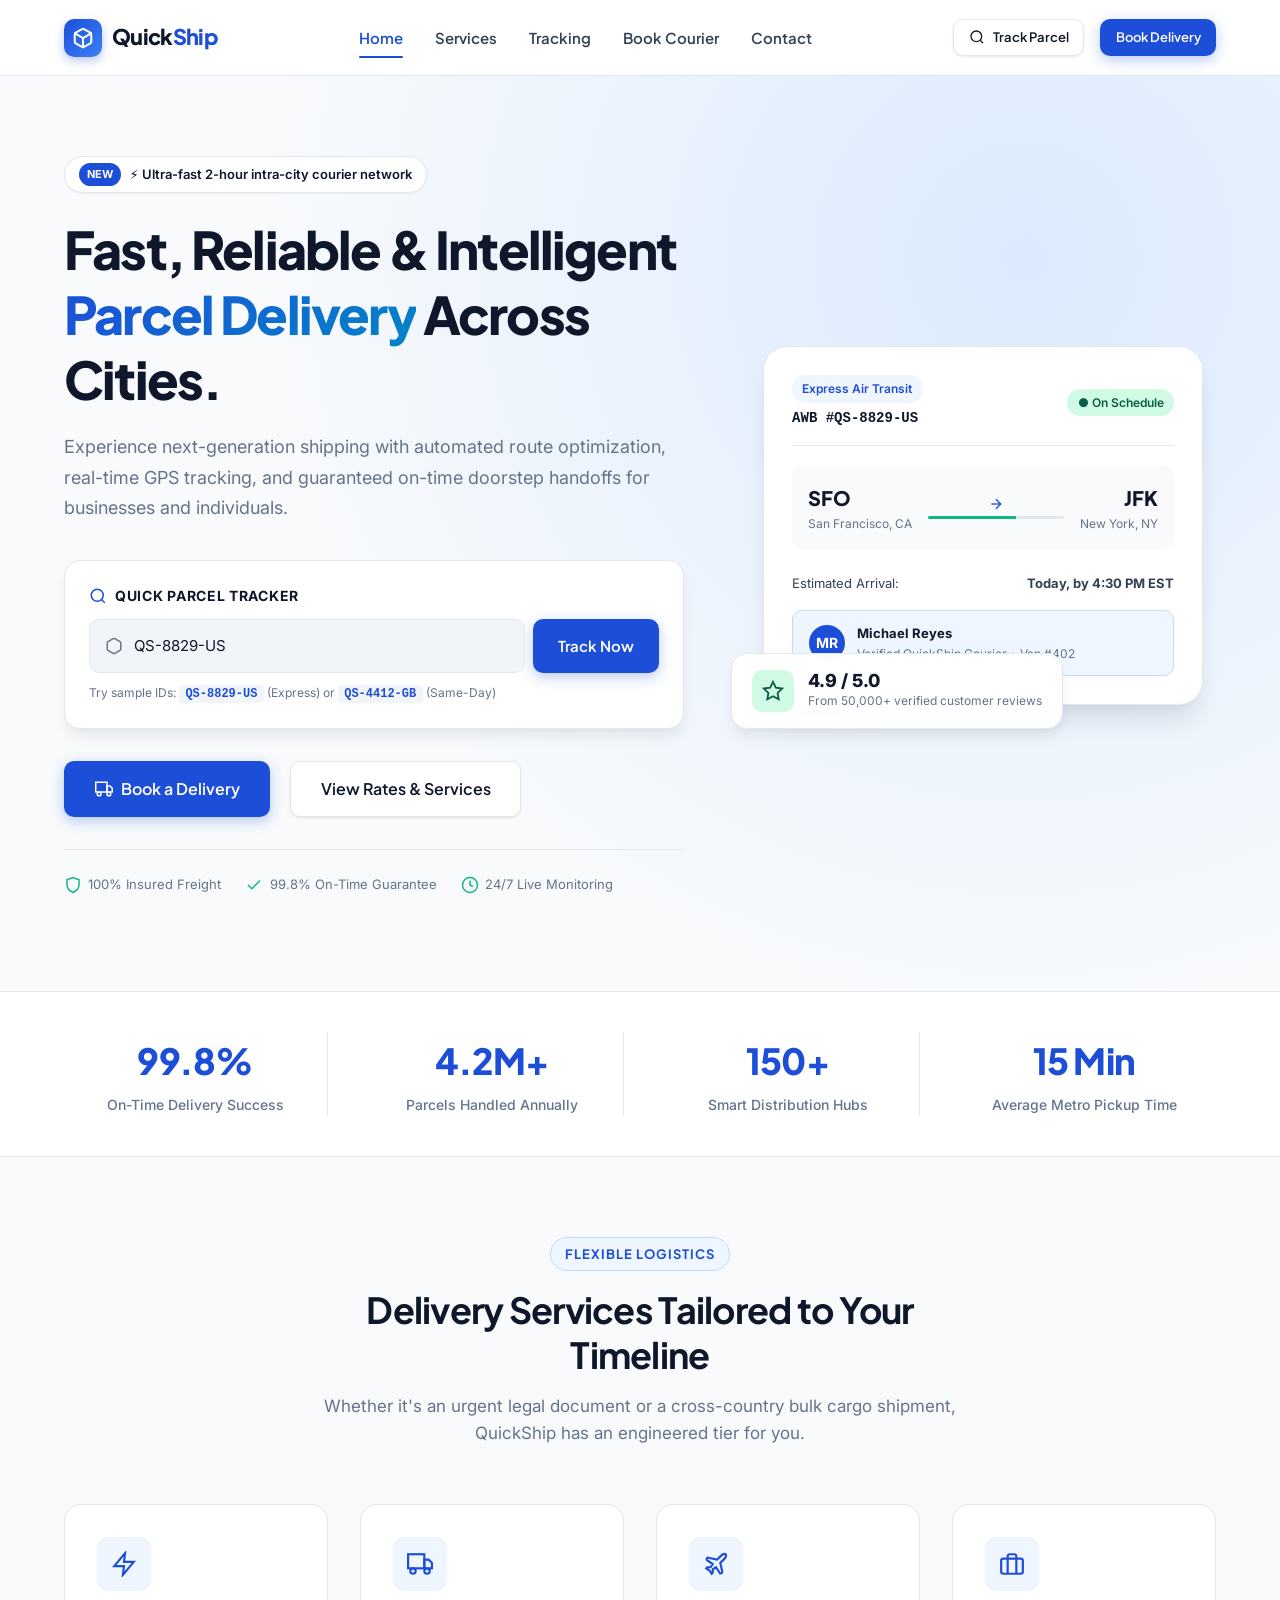
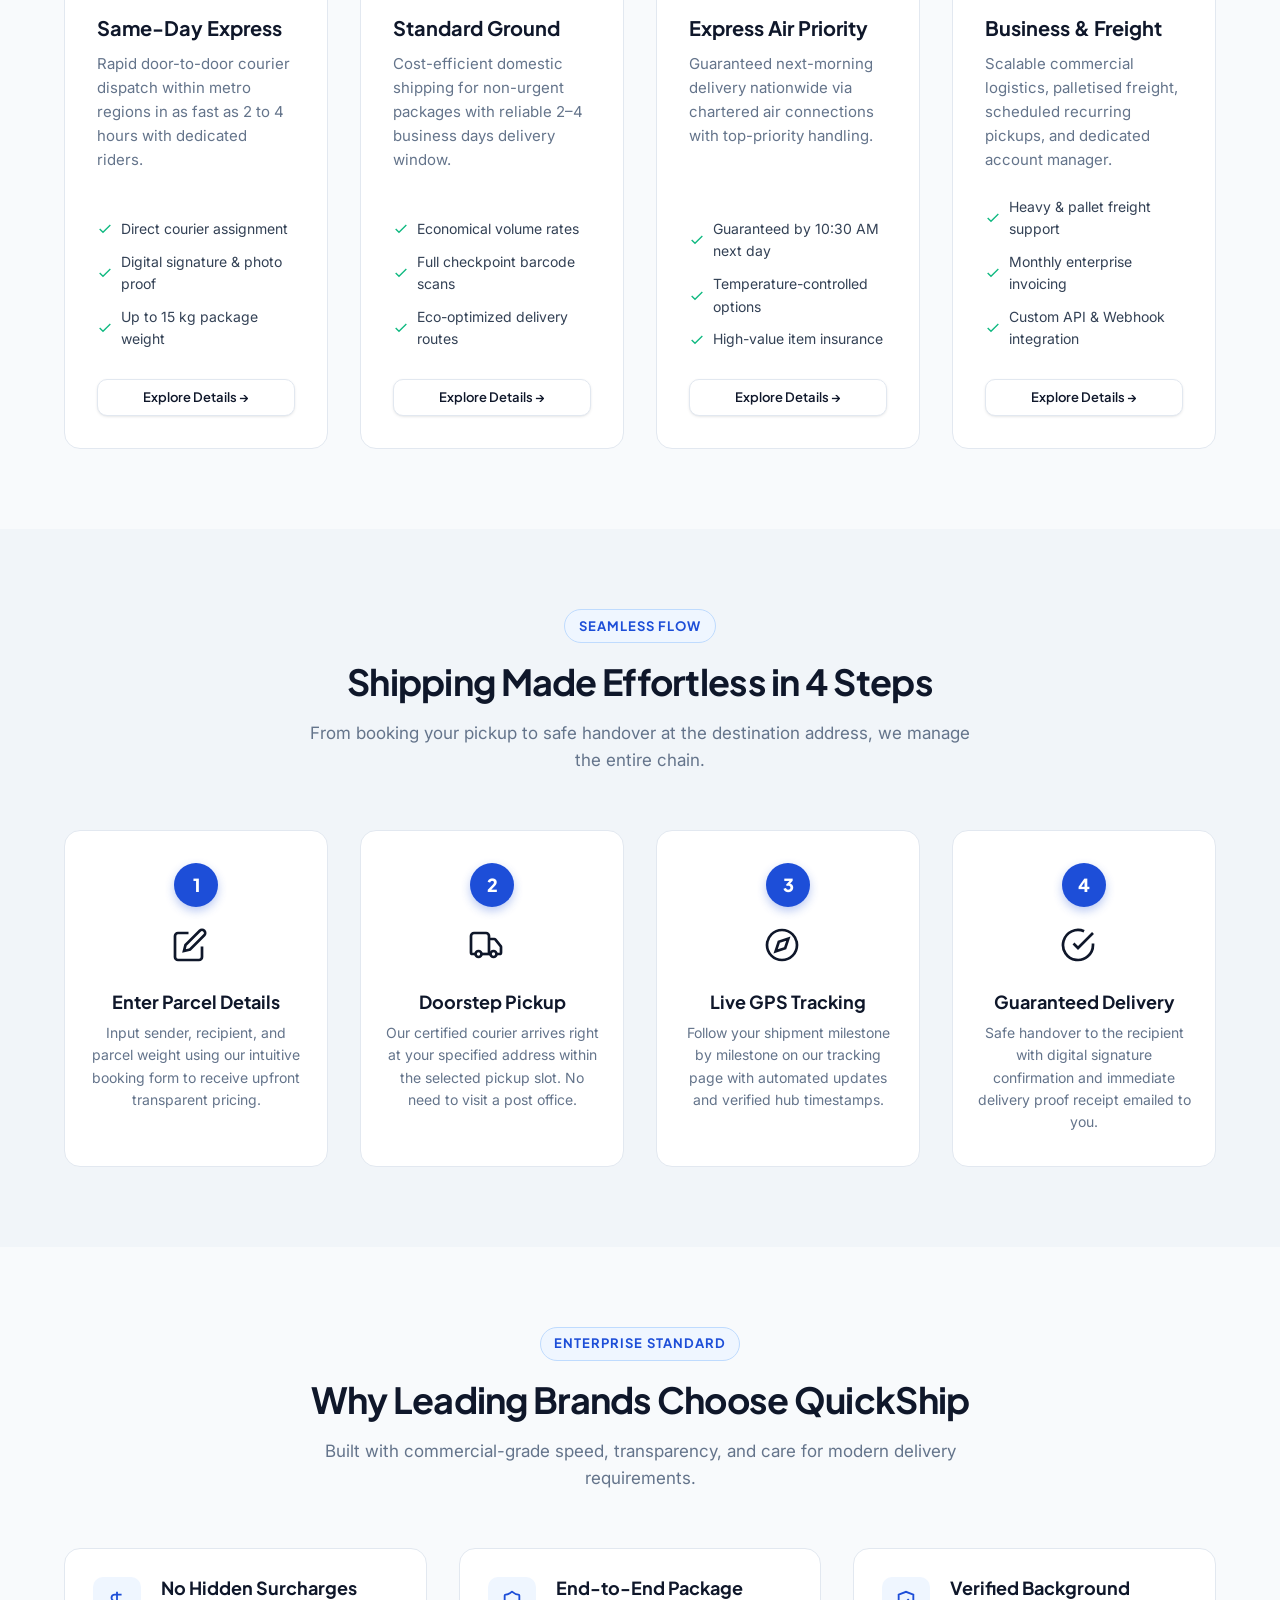
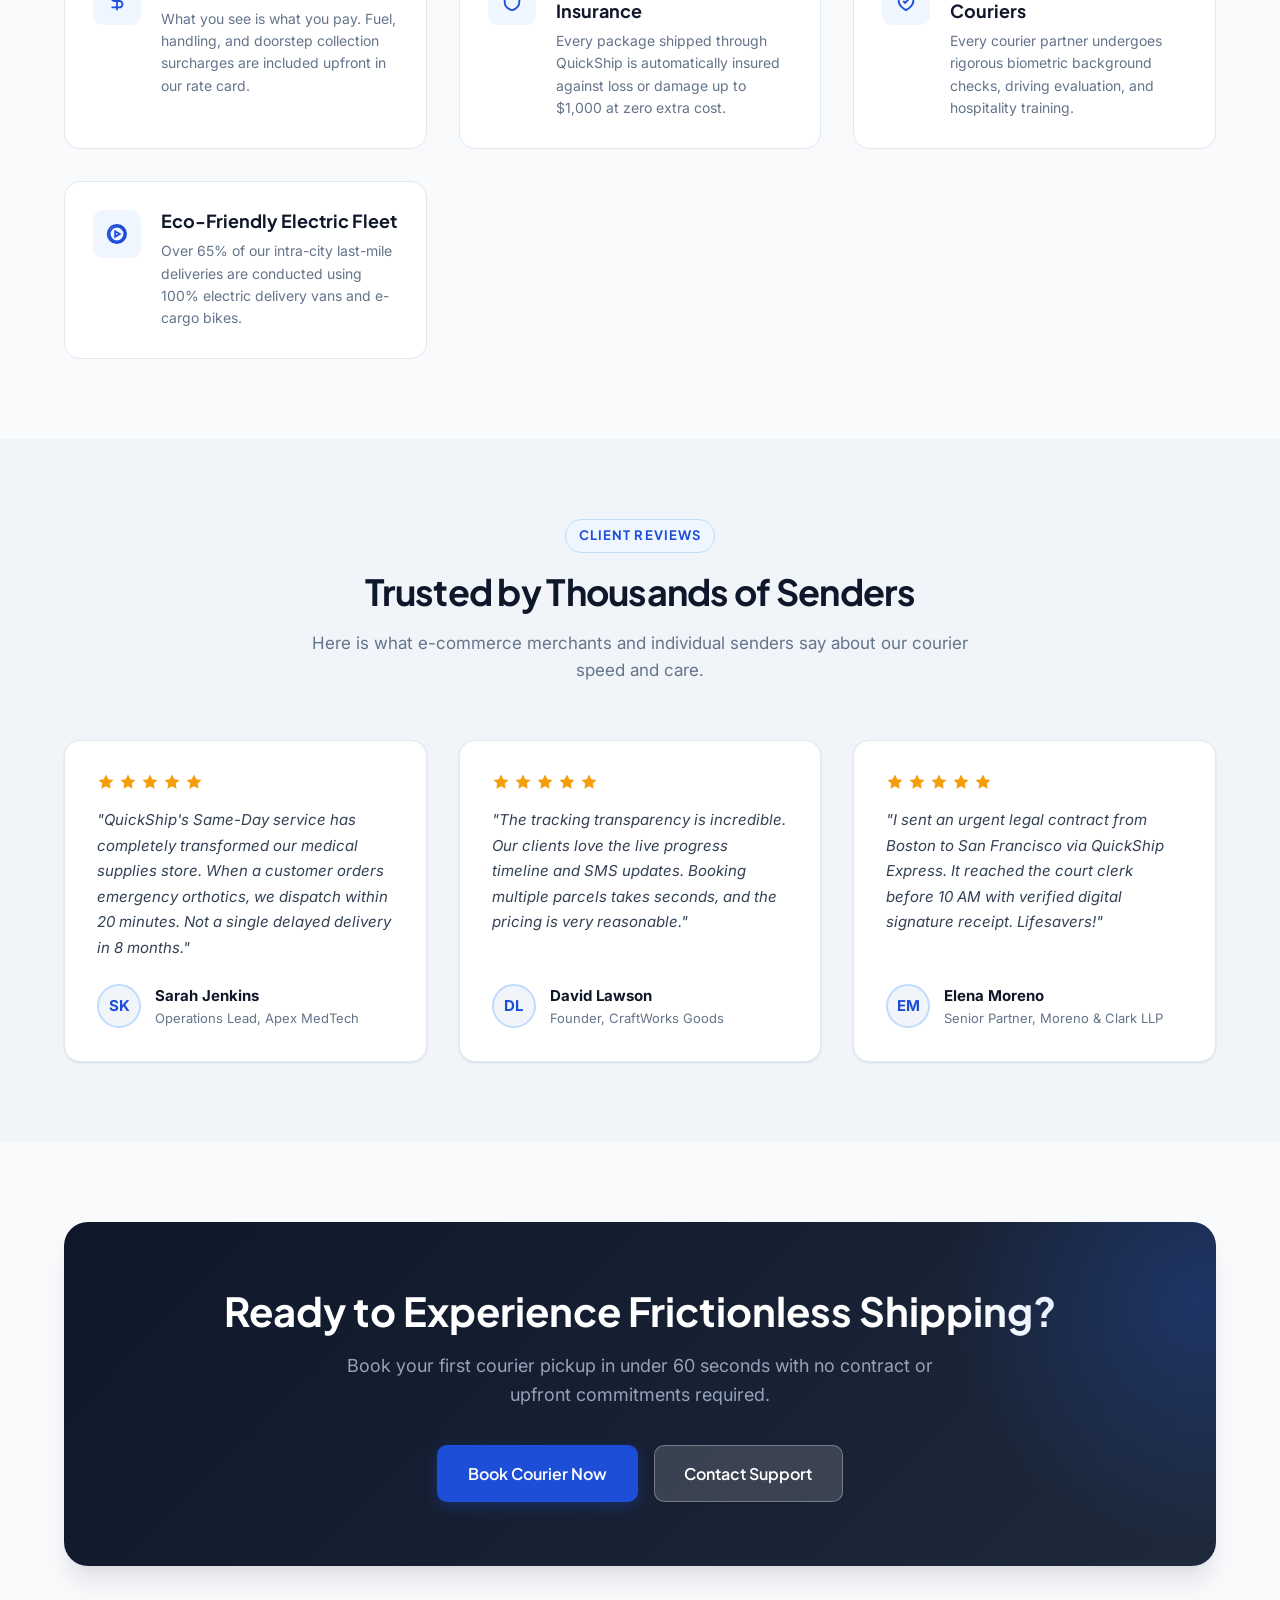
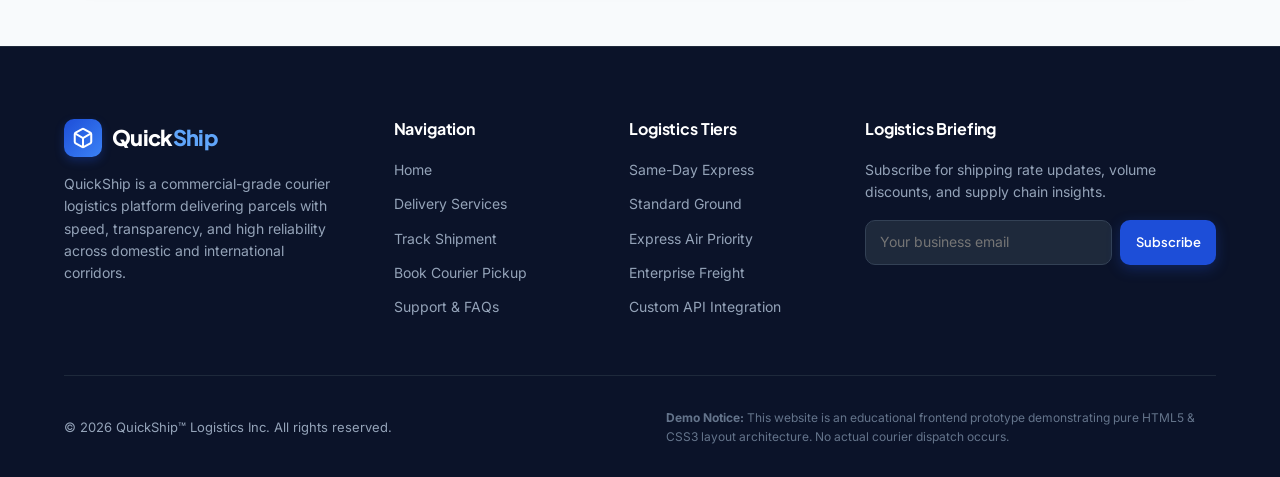
<file: index.html>
<!DOCTYPE html>
<html lang="en">
<head>
  <meta charset="UTF-8">
  <meta name="viewport" content="width=device-width, initial-scale=1.0">
  <meta name="description" content="QuickShip Logistics - Modern, enterprise-grade courier and parcel delivery service. Fast, secure, and intelligent global logistics.">
  <title>QuickShip™ Logistics | Next-Gen Courier & Express Parcel Delivery</title>
  <link rel="stylesheet" href="css/style.css">
</head>
<body>

  <!-- ========================================================================
       1. Top Header & Navigation (Pure CSS Mobile Menu via Checkbox Hack)
       ======================================================================== -->
  <header class="site-header">
    <div class="container nav-container">
      <!-- Brand Logo -->
      <a href="index.html" class="brand-logo" aria-label="QuickShip Logistics Home">
        <div class="brand-icon">
          <svg width="22" height="22" viewBox="0 0 24 24" fill="none" stroke="currentColor" stroke-width="2.2" stroke-linecap="round" stroke-linejoin="round">
            <path d="M21 16V8a2 2 0 0 0-1-1.73l-7-4a2 2 0 0 0-2 0l-7 4A2 2 0 0 0 3 8v8a2 2 0 0 0 1 1.73l7 4a2 2 0 0 0 2 0l7-4A2 2 0 0 0 21 16z"></path>
            <polyline points="3.27 6.96 12 12.01 20.73 6.96"></polyline>
            <line x1="12" y1="22.08" x2="12" y2="12"></line>
          </svg>
        </div>
        <span class="brand-text">Quick<span>Ship</span></span>
      </a>

      <!-- Pure CSS Hamburger Checkbox Toggle (No JS Required) -->
      <input type="checkbox" id="nav-toggle" class="nav-toggle" aria-label="Toggle navigation menu">
      <label for="nav-toggle" class="nav-toggle-label" title="Toggle Navigation">
        <span></span>
        <span></span>
        <span></span>
      </label>

      <!-- Navigation Links -->
      <nav class="nav-menu" aria-label="Primary Navigation">
        <a href="index.html" class="nav-link active">Home</a>
        <a href="services.html" class="nav-link">Services</a>
        <a href="tracking.html" class="nav-link">Tracking</a>
        <a href="booking.html" class="nav-link">Book Courier</a>
        <a href="contact.html" class="nav-link">Contact</a>
      </nav>

      <!-- Desktop Header CTA Actions -->
      <div class="nav-actions">
        <a href="tracking.html" class="btn btn-secondary btn-sm">
          <svg width="16" height="16" viewBox="0 0 24 24" fill="none" stroke="currentColor" stroke-width="2">
            <circle cx="11" cy="11" r="8"></circle>
            <line x1="21" y1="21" x2="16.65" y2="16.65"></line>
          </svg>
          Track Parcel
        </a>
        <a href="booking.html" class="btn btn-primary btn-sm">Book Delivery</a>
      </div>
    </div>
  </header>

  <!-- ========================================================================
       2. Hero Section with Parcel Tracking Input UI & Live Shipment Showcase
       ======================================================================== -->
  <main>
    <section class="hero-section">
      <div class="container hero-grid">
        
        <!-- Left Column: Copy & Quick Tracking Widget -->
        <div class="hero-content">
          <div class="hero-badge">
            <span class="hero-badge-pill">New</span>
            <span>⚡ Ultra-fast 2-hour intra-city courier network</span>
          </div>
          
          <h1 class="hero-title">
            Fast, Reliable & Intelligent <span>Parcel Delivery</span> Across Cities.
          </h1>
          
          <p class="hero-desc">
            Experience next-generation shipping with automated route optimization, real-time GPS tracking, and guaranteed on-time doorstep handoffs for businesses and individuals.
          </p>

          <!-- Parcel Tracking Input UI Component -->
          <div class="quick-track-card">
            <div class="quick-track-title">
              <svg width="18" height="18" viewBox="0 0 24 24" fill="none" stroke="var(--primary)" stroke-width="2">
                <circle cx="11" cy="11" r="8"></circle>
                <line x1="21" y1="21" x2="16.65" y2="16.65"></line>
              </svg>
              Quick Parcel Tracker
            </div>
            <form action="tracking.html" method="GET" class="track-form">
              <div class="track-input-wrap">
                <svg viewBox="0 0 24 24" fill="none" stroke="currentColor" stroke-width="2">
                  <path d="M21 16V8a2 2 0 0 0-1-1.73l-7-4a2 2 0 0 0-2 0l-7 4A2 2 0 0 0 3 8v8a2 2 0 0 0 1 1.73l7 4a2 2 0 0 0 2 0l7-4A2 2 0 0 0 21 16z"></path>
                </svg>
                <input 
                  type="text" 
                  name="tracking_id" 
                  class="track-input" 
                  placeholder="Enter Tracking ID (e.g., QS-8829-US)" 
                  value="QS-8829-US"
                  required 
                  aria-label="Enter Tracking Number"
                >
              </div>
              <button type="submit" class="btn btn-primary">Track Now</button>
            </form>
            <div class="track-examples">
              <span>Try sample IDs:</span> 
              <a href="tracking.html"><code>QS-8829-US</code></a> (Express) or 
              <a href="tracking.html"><code>QS-4412-GB</code></a> (Same-Day)
            </div>
          </div>

          <!-- Dual Hero Call to Action Buttons -->
          <div class="hero-actions">
            <a href="booking.html" class="btn btn-primary btn-lg">
              <svg width="18" height="18" viewBox="0 0 24 24" fill="none" stroke="currentColor" stroke-width="2">
                <rect x="1" y="3" width="15" height="13"></rect>
                <polygon points="16 8 20 8 23 11 23 16 16 16 16 8"></polygon>
                <circle cx="5.5" cy="18.5" r="2.5"></circle>
                <circle cx="18.5" cy="18.5" r="2.5"></circle>
              </svg>
              Book a Delivery
            </a>
            <a href="services.html" class="btn btn-secondary btn-lg">View Rates & Services</a>
          </div>

          <!-- Trust Signals -->
          <div class="trust-signals">
            <div class="trust-item">
              <svg viewBox="0 0 24 24" fill="none" stroke="currentColor" stroke-width="2">
                <path d="M12 22s8-4 8-10V5l-8-3-8 3v7c0 6 8 10 8 10z"></path>
              </svg>
              <span>100% Insured Freight</span>
            </div>
            <div class="trust-item">
              <svg viewBox="0 0 24 24" fill="none" stroke="currentColor" stroke-width="2">
                <polyline points="20 6 9 17 4 12"></polyline>
              </svg>
              <span>99.8% On-Time Guarantee</span>
            </div>
            <div class="trust-item">
              <svg viewBox="0 0 24 24" fill="none" stroke="currentColor" stroke-width="2">
                <circle cx="12" cy="12" r="10"></circle>
                <polyline points="12 6 12 12 16 14"></polyline>
              </svg>
              <span>24/7 Live Monitoring</span>
            </div>
          </div>

        </div>

        <!-- Right Column: Interactive Visual Package Status Card -->
        <div class="hero-visual">
          <div class="hero-card-stack">
            
            <div class="live-package-card">
              <div class="live-package-header">
                <div>
                  <span class="badge badge-primary">Express Air Transit</span>
                  <div class="tracking-num-tag" style="margin-top: 4px;">AWB #QS-8829-US</div>
                </div>
                <span class="badge badge-success">● On Schedule</span>
              </div>

              <!-- Route Display -->
              <div class="package-route">
                <div class="route-stop">
                  <div class="city-code">SFO</div>
                  <div class="city-name">San Francisco, CA</div>
                </div>
                
                <div class="route-line">
                  <svg class="route-plane-icon" viewBox="0 0 24 24" fill="none" stroke="currentColor" stroke-width="2">
                    <path d="M5 12h14"></path>
                    <path d="m12 5 7 7-7 7"></path>
                  </svg>
                  <div class="route-bar"></div>
                </div>

                <div class="route-stop destination">
                  <div class="city-code">JFK</div>
                  <div class="city-name">New York, NY</div>
                </div>
              </div>

              <div class="package-progress-info">
                <span>Estimated Arrival:</span>
                <strong>Today, by 4:30 PM EST</strong>
              </div>

              <!-- Driver Pill -->
              <div class="driver-pill">
                <div class="driver-avatar">MR</div>
                <div class="driver-details">
                  <div class="driver-name">Michael Reyes</div>
                  <div class="driver-status" style="color: var(--text-muted); font-size: 0.75rem;">Verified QuickShip Courier • Van #402</div>
                </div>
              </div>
            </div>

            <!-- Floating Trust Metric Card -->
            <div class="floating-stat-card">
              <div class="stat-icon-wrap">
                <svg width="22" height="22" viewBox="0 0 24 24" fill="none" stroke="currentColor" stroke-width="2">
                  <path d="M12 2l3.09 6.26L22 9.27l-5 4.87 1.18 6.88L12 17.77l-6.18 3.25L7 14.14 2 9.27l6.91-1.01L12 2z"></path>
                </svg>
              </div>
              <div>
                <div class="stat-metric">4.9 / 5.0</div>
                <div class="stat-label">From 50,000+ verified customer reviews</div>
              </div>
            </div>

          </div>
        </div>

      </div>
    </section>

    <!-- ========================================================================
         3. Key Performance Statistics Bar
         ======================================================================== -->
    <section class="stats-bar">
      <div class="container">
        <div class="stats-grid">
          <div class="stat-item">
            <div class="stat-number">99.8%</div>
            <div class="stat-title">On-Time Delivery Success</div>
          </div>
          <div class="stat-item">
            <div class="stat-number">4.2M+</div>
            <div class="stat-title">Parcels Handled Annually</div>
          </div>
          <div class="stat-item">
            <div class="stat-number">150+</div>
            <div class="stat-title">Smart Distribution Hubs</div>
          </div>
          <div class="stat-item">
            <div class="stat-number">15 Min</div>
            <div class="stat-title">Average Metro Pickup Time</div>
          </div>
        </div>
      </div>
    </section>

    <!-- ========================================================================
         4. Delivery Services Overview Section
         ======================================================================== -->
    <section class="section">
      <div class="container">
        <div class="section-header">
          <span class="section-tag">Flexible Logistics</span>
          <h2 class="section-title">Delivery Services Tailored to Your Timeline</h2>
          <p class="section-subtitle">Whether it's an urgent legal document or a cross-country bulk cargo shipment, QuickShip has an engineered tier for you.</p>
        </div>

        <div class="services-grid">
          <!-- Card 1: Same-Day Delivery -->
          <div class="service-card">
            <div class="service-icon-box">
              <svg width="26" height="26" viewBox="0 0 24 24" fill="none" stroke="currentColor" stroke-width="2">
                <polygon points="13 2 3 14 12 14 11 22 21 10 12 10 13 2"></polygon>
              </svg>
            </div>
            <h3 class="service-card-title">Same-Day Express</h3>
            <p class="service-card-desc">Rapid door-to-door courier dispatch within metro regions in as fast as 2 to 4 hours with dedicated riders.</p>
            <ul class="service-features-list">
              <li>
                <svg viewBox="0 0 24 24" fill="none" stroke="currentColor" stroke-width="2"><polyline points="20 6 9 17 4 12"></polyline></svg>
                Direct courier assignment
              </li>
              <li>
                <svg viewBox="0 0 24 24" fill="none" stroke="currentColor" stroke-width="2"><polyline points="20 6 9 17 4 12"></polyline></svg>
                Digital signature & photo proof
              </li>
              <li>
                <svg viewBox="0 0 24 24" fill="none" stroke="currentColor" stroke-width="2"><polyline points="20 6 9 17 4 12"></polyline></svg>
                Up to 15 kg package weight
              </li>
            </ul>
            <a href="services.html" class="btn btn-secondary btn-sm">Explore Details &rarr;</a>
          </div>

          <!-- Card 2: Standard Ground -->
          <div class="service-card">
            <div class="service-icon-box">
              <svg width="26" height="26" viewBox="0 0 24 24" fill="none" stroke="currentColor" stroke-width="2">
                <rect x="1" y="3" width="15" height="13"></rect>
                <polygon points="16 8 20 8 23 11 23 16 16 16 16 8"></polygon>
                <circle cx="5.5" cy="18.5" r="2.5"></circle>
                <circle cx="18.5" cy="18.5" r="2.5"></circle>
              </svg>
            </div>
            <h3 class="service-card-title">Standard Ground</h3>
            <p class="service-card-desc">Cost-efficient domestic shipping for non-urgent packages with reliable 2–4 business days delivery window.</p>
            <ul class="service-features-list">
              <li>
                <svg viewBox="0 0 24 24" fill="none" stroke="currentColor" stroke-width="2"><polyline points="20 6 9 17 4 12"></polyline></svg>
                Economical volume rates
              </li>
              <li>
                <svg viewBox="0 0 24 24" fill="none" stroke="currentColor" stroke-width="2"><polyline points="20 6 9 17 4 12"></polyline></svg>
                Full checkpoint barcode scans
              </li>
              <li>
                <svg viewBox="0 0 24 24" fill="none" stroke="currentColor" stroke-width="2"><polyline points="20 6 9 17 4 12"></polyline></svg>
                Eco-optimized delivery routes
              </li>
            </ul>
            <a href="services.html" class="btn btn-secondary btn-sm">Explore Details &rarr;</a>
          </div>

          <!-- Card 3: Express Air Priority -->
          <div class="service-card">
            <div class="service-icon-box">
              <svg width="26" height="26" viewBox="0 0 24 24" fill="none" stroke="currentColor" stroke-width="2">
                <path d="M17.8 19.2 16 11l3.5-3.5C21 6 21.5 4 21 3c-1-.5-3 0-4.5 1.5L13 8 4.8 6.2c-.5-.1-.9.1-1.1.5l-.3.5c-.2.5-.1 1 .3 1.3L9 12l-2 3H4l-1 1 3 2 2 3 1-1v-3l3-2 3.5 5.3c.3.4.8.5 1.3.3l.5-.2c.4-.3.6-.7.5-1.2z"></path>
              </svg>
            </div>
            <h3 class="service-card-title">Express Air Priority</h3>
            <p class="service-card-desc">Guaranteed next-morning delivery nationwide via chartered air connections with top-priority handling.</p>
            <ul class="service-features-list">
              <li>
                <svg viewBox="0 0 24 24" fill="none" stroke="currentColor" stroke-width="2"><polyline points="20 6 9 17 4 12"></polyline></svg>
                Guaranteed by 10:30 AM next day
              </li>
              <li>
                <svg viewBox="0 0 24 24" fill="none" stroke="currentColor" stroke-width="2"><polyline points="20 6 9 17 4 12"></polyline></svg>
                Temperature-controlled options
              </li>
              <li>
                <svg viewBox="0 0 24 24" fill="none" stroke="currentColor" stroke-width="2"><polyline points="20 6 9 17 4 12"></polyline></svg>
                High-value item insurance
              </li>
            </ul>
            <a href="services.html" class="btn btn-secondary btn-sm">Explore Details &rarr;</a>
          </div>

          <!-- Card 4: Enterprise Freight & B2B -->
          <div class="service-card">
            <div class="service-icon-box">
              <svg width="26" height="26" viewBox="0 0 24 24" fill="none" stroke="currentColor" stroke-width="2">
                <rect x="2" y="7" width="20" height="14" rx="2" ry="2"></rect>
                <path d="M16 21V5a2 2 0 0 0-2-2h-4a2 2 0 0 0-2 2v16"></path>
              </svg>
            </div>
            <h3 class="service-card-title">Business & Freight</h3>
            <p class="service-card-desc">Scalable commercial logistics, palletised freight, scheduled recurring pickups, and dedicated account manager.</p>
            <ul class="service-features-list">
              <li>
                <svg viewBox="0 0 24 24" fill="none" stroke="currentColor" stroke-width="2"><polyline points="20 6 9 17 4 12"></polyline></svg>
                Heavy & pallet freight support
              </li>
              <li>
                <svg viewBox="0 0 24 24" fill="none" stroke="currentColor" stroke-width="2"><polyline points="20 6 9 17 4 12"></polyline></svg>
                Monthly enterprise invoicing
              </li>
              <li>
                <svg viewBox="0 0 24 24" fill="none" stroke="currentColor" stroke-width="2"><polyline points="20 6 9 17 4 12"></polyline></svg>
                Custom API & Webhook integration
              </li>
            </ul>
            <a href="services.html" class="btn btn-secondary btn-sm">Explore Details &rarr;</a>
          </div>
        </div>

      </div>
    </section>

    <!-- ========================================================================
         5. "How It Works" 4-Step Process Section
         ======================================================================== -->
    <section class="section section-alt">
      <div class="container">
        <div class="section-header">
          <span class="section-tag">Seamless Flow</span>
          <h2 class="section-title">Shipping Made Effortless in 4 Steps</h2>
          <p class="section-subtitle">From booking your pickup to safe handover at the destination address, we manage the entire chain.</p>
        </div>

        <div class="how-it-works-grid">
          <!-- Step 1 -->
          <div class="step-card">
            <div class="step-badge">1</div>
            <div class="step-icon-wrap">
              <svg width="36" height="36" viewBox="0 0 24 24" fill="none" stroke="currentColor" stroke-width="1.8">
                <path d="M11 4H4a2 2 0 0 0-2 2v14a2 2 0 0 0 2 2h14a2 2 0 0 0 2-2v-7"></path>
                <path d="M18.5 2.5a2.121 2.121 0 0 1 3 3L12 15l-4 1 1-4 9.5-9.5z"></path>
              </svg>
            </div>
            <h3 class="step-title">Enter Parcel Details</h3>
            <p class="step-desc">Input sender, recipient, and parcel weight using our intuitive booking form to receive upfront transparent pricing.</p>
          </div>

          <!-- Step 2 -->
          <div class="step-card">
            <div class="step-badge">2</div>
            <div class="step-icon-wrap">
              <svg width="36" height="36" viewBox="0 0 24 24" fill="none" stroke="currentColor" stroke-width="1.8">
                <path d="M14 18V6a2 2 0 0 0-2-2H4a2 2 0 0 0-2 2v11a1 1 0 0 0 1 1h2"></path>
                <path d="M15 18H9"></path>
                <path d="M19 18h2a1 1 0 0 0 1-1v-3.65a1 1 0 0 0-.22-.624l-3.48-4.35A1 1 0 0 0 17.52 8H14"></path>
                <circle cx="17" cy="18" r="2"></circle>
                <circle cx="7" cy="18" r="2"></circle>
              </svg>
            </div>
            <h3 class="step-title">Doorstep Pickup</h3>
            <p class="step-desc">Our certified courier arrives right at your specified address within the selected pickup slot. No need to visit a post office.</p>
          </div>

          <!-- Step 3 -->
          <div class="step-card">
            <div class="step-badge">3</div>
            <div class="step-icon-wrap">
              <svg width="36" height="36" viewBox="0 0 24 24" fill="none" stroke="currentColor" stroke-width="1.8">
                <circle cx="12" cy="12" r="10"></circle>
                <polygon points="16.24 7.76 14.12 14.12 7.76 16.24 9.88 9.88 16.24 7.76"></polygon>
              </svg>
            </div>
            <h3 class="step-title">Live GPS Tracking</h3>
            <p class="step-desc">Follow your shipment milestone by milestone on our tracking page with automated updates and verified hub timestamps.</p>
          </div>

          <!-- Step 4 -->
          <div class="step-card">
            <div class="step-badge">4</div>
            <div class="step-icon-wrap">
              <svg width="36" height="36" viewBox="0 0 24 24" fill="none" stroke="currentColor" stroke-width="1.8">
                <path d="M22 11.08V12a10 10 0 1 1-5.93-9.14"></path>
                <polyline points="22 4 12 14.01 9 11.01"></polyline>
              </svg>
            </div>
            <h3 class="step-title">Guaranteed Delivery</h3>
            <p class="step-desc">Safe handover to the recipient with digital signature confirmation and immediate delivery proof receipt emailed to you.</p>
          </div>
        </div>
      </div>
    </section>

    <!-- ========================================================================
         6. "Why Choose QuickShip" Grid Section
         ======================================================================== -->
    <section class="section">
      <div class="container">
        <div class="section-header">
          <span class="section-tag">Enterprise Standard</span>
          <h2 class="section-title">Why Leading Brands Choose QuickShip</h2>
          <p class="section-subtitle">Built with commercial-grade speed, transparency, and care for modern delivery requirements.</p>
        </div>

        <div class="features-grid">
          <div class="feature-box">
            <div class="feature-icon-circle">
              <svg width="22" height="22" viewBox="0 0 24 24" fill="none" stroke="currentColor" stroke-width="2">
                <path d="M12 2v20M17 5H9.5a3.5 3.5 0 0 0 0 7h5a3.5 3.5 0 0 1 0 7H6"></path>
              </svg>
            </div>
            <div>
              <h3 class="feature-title">No Hidden Surcharges</h3>
              <p class="feature-desc">What you see is what you pay. Fuel, handling, and doorstep collection surcharges are included upfront in our rate card.</p>
            </div>
          </div>

          <div class="feature-box">
            <div class="feature-icon-circle">
              <svg width="22" height="22" viewBox="0 0 24 24" fill="none" stroke="currentColor" stroke-width="2">
                <path d="M20 13c0 5-3.5 7.5-7.66 8.95a1 1 0 0 1-.67-.01C7.5 20.5 4 18 4 13V6a1 1 0 0 1 1-1c2 0 4.5-1.2 6.24-2.72a1.17 1.17 0 0 1 1.52 0C14.51 3.81 17 5 19 5a1 1 0 0 1 1 1z"></path>
              </svg>
            </div>
            <div>
              <h3 class="feature-title">End-to-End Package Insurance</h3>
              <p class="feature-desc">Every package shipped through QuickShip is automatically insured against loss or damage up to $1,000 at zero extra cost.</p>
            </div>
          </div>

          <div class="feature-box">
            <div class="feature-icon-circle">
              <svg width="22" height="22" viewBox="0 0 24 24" fill="none" stroke="currentColor" stroke-width="2">
                <path d="M12 22s8-4 8-10V5l-8-3-8 3v7c0 6 8 10 8 10z"></path>
                <path d="m9 12 2 2 4-4"></path>
              </svg>
            </div>
            <div>
              <h3 class="feature-title">Verified Background Couriers</h3>
              <p class="feature-desc">Every courier partner undergoes rigorous biometric background checks, driving evaluation, and hospitality training.</p>
            </div>
          </div>

          <div class="feature-box">
            <div class="feature-icon-circle">
              <svg width="22" height="22" viewBox="0 0 24 24" fill="none" stroke="currentColor" stroke-width="2">
                <path d="M12 2a10 10 0 0 0-7.07 17.07A10 10 0 0 0 19.07 4.93 9.93 9.93 0 0 0 12 2zm0 18a8 8 0 1 1 8-8 8 8 0 0 1-8 8z"></path>
                <path d="m10 15 5-3-5-3v6z"></path>
              </svg>
            </div>
            <div>
              <h3 class="feature-title">Eco-Friendly Electric Fleet</h3>
              <p class="feature-desc">Over 65% of our intra-city last-mile deliveries are conducted using 100% electric delivery vans and e-cargo bikes.</p>
            </div>
          </div>
        </div>
      </div>
    </section>

    <!-- ========================================================================
         7. Testimonials Section
         ======================================================================== -->
    <section class="section section-alt">
      <div class="container">
        <div class="section-header">
          <span class="section-tag">Client Reviews</span>
          <h2 class="section-title">Trusted by Thousands of Senders</h2>
          <p class="section-subtitle">Here is what e-commerce merchants and individual senders say about our courier speed and care.</p>
        </div>

        <div class="testimonials-grid">
          <!-- Testimonial 1 -->
          <div class="testimonial-card">
            <div>
              <div class="rating-stars" aria-label="5 stars">
                <svg viewBox="0 0 24 24"><polygon points="12 2 15.09 8.26 22 9.27 17 14.14 18.18 21.02 12 17.77 5.82 21.02 7 14.14 2 9.27 8.91 8.26 12 2"></polygon></svg>
                <svg viewBox="0 0 24 24"><polygon points="12 2 15.09 8.26 22 9.27 17 14.14 18.18 21.02 12 17.77 5.82 21.02 7 14.14 2 9.27 8.91 8.26 12 2"></polygon></svg>
                <svg viewBox="0 0 24 24"><polygon points="12 2 15.09 8.26 22 9.27 17 14.14 18.18 21.02 12 17.77 5.82 21.02 7 14.14 2 9.27 8.91 8.26 12 2"></polygon></svg>
                <svg viewBox="0 0 24 24"><polygon points="12 2 15.09 8.26 22 9.27 17 14.14 18.18 21.02 12 17.77 5.82 21.02 7 14.14 2 9.27 8.91 8.26 12 2"></polygon></svg>
                <svg viewBox="0 0 24 24"><polygon points="12 2 15.09 8.26 22 9.27 17 14.14 18.18 21.02 12 17.77 5.82 21.02 7 14.14 2 9.27 8.91 8.26 12 2"></polygon></svg>
              </div>
              <p class="testimonial-quote">
                "QuickShip's Same-Day service has completely transformed our medical supplies store. When a customer orders emergency orthotics, we dispatch within 20 minutes. Not a single delayed delivery in 8 months."
              </p>
            </div>
            <div class="client-profile">
              <div class="client-avatar">SK</div>
              <div>
                <div class="client-name">Sarah Jenkins</div>
                <div class="client-company">Operations Lead, Apex MedTech</div>
              </div>
            </div>
          </div>

          <!-- Testimonial 2 -->
          <div class="testimonial-card">
            <div>
              <div class="rating-stars" aria-label="5 stars">
                <svg viewBox="0 0 24 24"><polygon points="12 2 15.09 8.26 22 9.27 17 14.14 18.18 21.02 12 17.77 5.82 21.02 7 14.14 2 9.27 8.91 8.26 12 2"></polygon></svg>
                <svg viewBox="0 0 24 24"><polygon points="12 2 15.09 8.26 22 9.27 17 14.14 18.18 21.02 12 17.77 5.82 21.02 7 14.14 2 9.27 8.91 8.26 12 2"></polygon></svg>
                <svg viewBox="0 0 24 24"><polygon points="12 2 15.09 8.26 22 9.27 17 14.14 18.18 21.02 12 17.77 5.82 21.02 7 14.14 2 9.27 8.91 8.26 12 2"></polygon></svg>
                <svg viewBox="0 0 24 24"><polygon points="12 2 15.09 8.26 22 9.27 17 14.14 18.18 21.02 12 17.77 5.82 21.02 7 14.14 2 9.27 8.91 8.26 12 2"></polygon></svg>
                <svg viewBox="0 0 24 24"><polygon points="12 2 15.09 8.26 22 9.27 17 14.14 18.18 21.02 12 17.77 5.82 21.02 7 14.14 2 9.27 8.91 8.26 12 2"></polygon></svg>
              </div>
              <p class="testimonial-quote">
                "The tracking transparency is incredible. Our clients love the live progress timeline and SMS updates. Booking multiple parcels takes seconds, and the pricing is very reasonable."
              </p>
            </div>
            <div class="client-profile">
              <div class="client-avatar">DL</div>
              <div>
                <div class="client-name">David Lawson</div>
                <div class="client-company">Founder, CraftWorks Goods</div>
              </div>
            </div>
          </div>

          <!-- Testimonial 3 -->
          <div class="testimonial-card">
            <div>
              <div class="rating-stars" aria-label="5 stars">
                <svg viewBox="0 0 24 24"><polygon points="12 2 15.09 8.26 22 9.27 17 14.14 18.18 21.02 12 17.77 5.82 21.02 7 14.14 2 9.27 8.91 8.26 12 2"></polygon></svg>
                <svg viewBox="0 0 24 24"><polygon points="12 2 15.09 8.26 22 9.27 17 14.14 18.18 21.02 12 17.77 5.82 21.02 7 14.14 2 9.27 8.91 8.26 12 2"></polygon></svg>
                <svg viewBox="0 0 24 24"><polygon points="12 2 15.09 8.26 22 9.27 17 14.14 18.18 21.02 12 17.77 5.82 21.02 7 14.14 2 9.27 8.91 8.26 12 2"></polygon></svg>
                <svg viewBox="0 0 24 24"><polygon points="12 2 15.09 8.26 22 9.27 17 14.14 18.18 21.02 12 17.77 5.82 21.02 7 14.14 2 9.27 8.91 8.26 12 2"></polygon></svg>
                <svg viewBox="0 0 24 24"><polygon points="12 2 15.09 8.26 22 9.27 17 14.14 18.18 21.02 12 17.77 5.82 21.02 7 14.14 2 9.27 8.91 8.26 12 2"></polygon></svg>
              </div>
              <p class="testimonial-quote">
                "I sent an urgent legal contract from Boston to San Francisco via QuickShip Express. It reached the court clerk before 10 AM with verified digital signature receipt. Lifesavers!"
              </p>
            </div>
            <div class="client-profile">
              <div class="client-avatar">EM</div>
              <div>
                <div class="client-name">Elena Moreno</div>
                <div class="client-company">Senior Partner, Moreno & Clark LLP</div>
              </div>
            </div>
          </div>
        </div>
      </div>
    </section>

    <!-- ========================================================================
         8. Call to Action (CTA) Banner
         ======================================================================== -->
    <section class="section">
      <div class="container">
        <div class="cta-banner">
          <h2 class="cta-title">Ready to Experience Frictionless Shipping?</h2>
          <p class="cta-desc">Book your first courier pickup in under 60 seconds with no contract or upfront commitments required.</p>
          <div class="cta-buttons">
            <a href="booking.html" class="btn btn-primary btn-lg">Book Courier Now</a>
            <a href="contact.html" class="btn btn-secondary btn-lg" style="background: rgba(255,255,255,0.15); color: #fff; border-color: rgba(255,255,255,0.3);">Contact Support</a>
          </div>
        </div>
      </div>
    </section>
  </main>

  <!-- ========================================================================
       9. Professional Global Footer
       ======================================================================== -->
  <footer class="site-footer">
    <div class="container">
      <div class="footer-grid">
        <!-- Col 1: Brand Info -->
        <div class="footer-brand">
          <a href="index.html" class="brand-logo footer-logo">
            <div class="brand-icon">
              <svg width="22" height="22" viewBox="0 0 24 24" fill="none" stroke="currentColor" stroke-width="2.2">
                <path d="M21 16V8a2 2 0 0 0-1-1.73l-7-4a2 2 0 0 0-2 0l-7 4A2 2 0 0 0 3 8v8a2 2 0 0 0 1 1.73l7 4a2 2 0 0 0 2 0l7-4A2 2 0 0 0 21 16z"></path>
                <polyline points="3.27 6.96 12 12.01 20.73 6.96"></polyline>
                <line x1="12" y1="22.08" x2="12" y2="12"></line>
              </svg>
            </div>
            <span>Quick<span style="color: #60a5fa;">Ship</span></span>
          </a>
          <p class="footer-desc">
            QuickShip is a commercial-grade courier logistics platform delivering parcels with speed, transparency, and high reliability across domestic and international corridors.
          </p>
        </div>

        <!-- Col 2: Navigation Links -->
        <div>
          <h4 class="footer-heading">Navigation</h4>
          <ul class="footer-links">
            <li><a href="index.html">Home</a></li>
            <li><a href="services.html">Delivery Services</a></li>
            <li><a href="tracking.html">Track Shipment</a></li>
            <li><a href="booking.html">Book Courier Pickup</a></li>
            <li><a href="contact.html">Support & FAQs</a></li>
          </ul>
        </div>

        <!-- Col 3: Services -->
        <div>
          <h4 class="footer-heading">Logistics Tiers</h4>
          <ul class="footer-links">
            <li><a href="services.html">Same-Day Express</a></li>
            <li><a href="services.html">Standard Ground</a></li>
            <li><a href="services.html">Express Air Priority</a></li>
            <li><a href="services.html">Enterprise Freight</a></li>
            <li><a href="contact.html">Custom API Integration</a></li>
          </ul>
        </div>

        <!-- Col 4: Newsletter -->
        <div>
          <h4 class="footer-heading">Logistics Briefing</h4>
          <p class="footer-newsletter-text">Subscribe for shipping rate updates, volume discounts, and supply chain insights.</p>
          <form class="newsletter-form" action="#" method="POST" onsubmit="return false;">
            <input type="email" class="newsletter-input" placeholder="Your business email" required aria-label="Business Email">
            <button type="submit" class="btn btn-primary btn-sm">Subscribe</button>
          </form>
        </div>
      </div>

      <!-- Footer Bottom Bar -->
      <div class="footer-bottom">
        <div>&copy; 2026 QuickShip™ Logistics Inc. All rights reserved.</div>
        <div class="footer-disclaimer">
          <strong>Demo Notice:</strong> This website is an educational frontend prototype demonstrating pure HTML5 & CSS3 layout architecture. No actual courier dispatch occurs.
        </div>
      </div>
    </div>
  </footer>

</body>
</html>
</file>
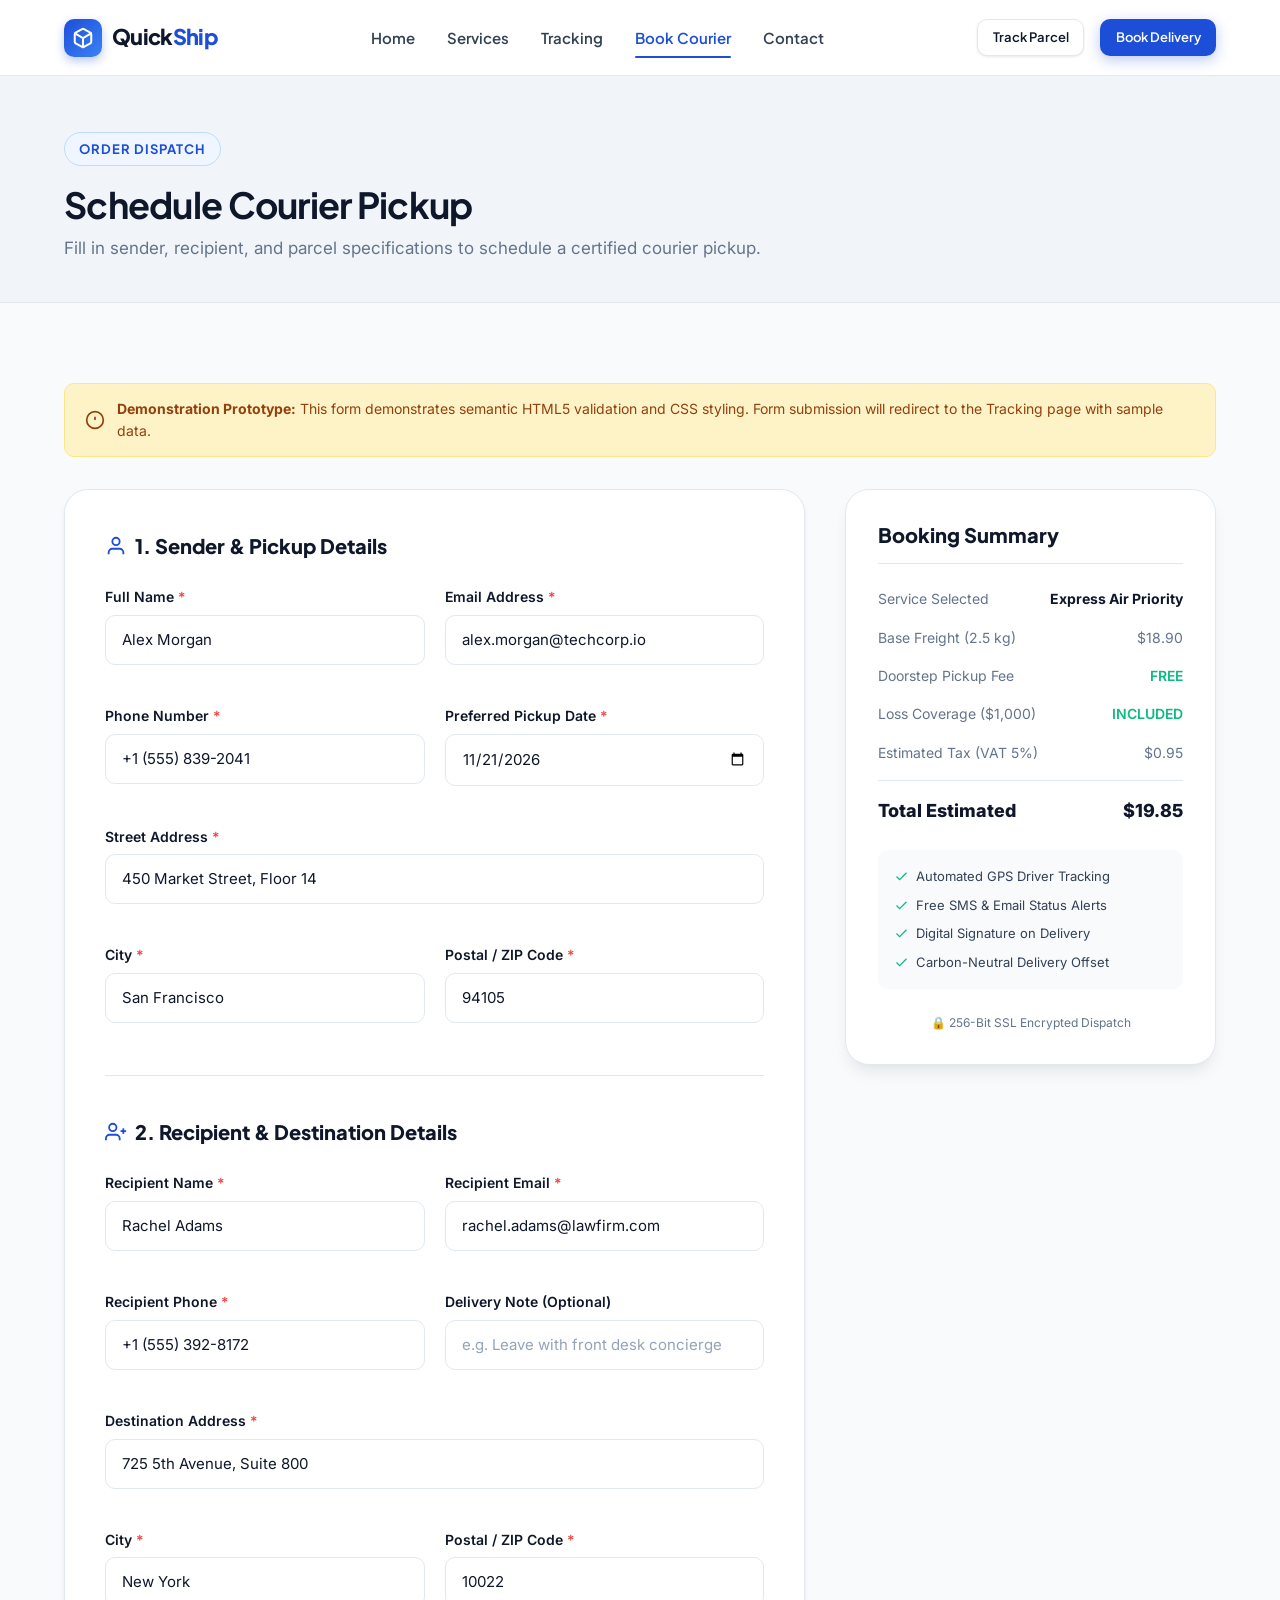
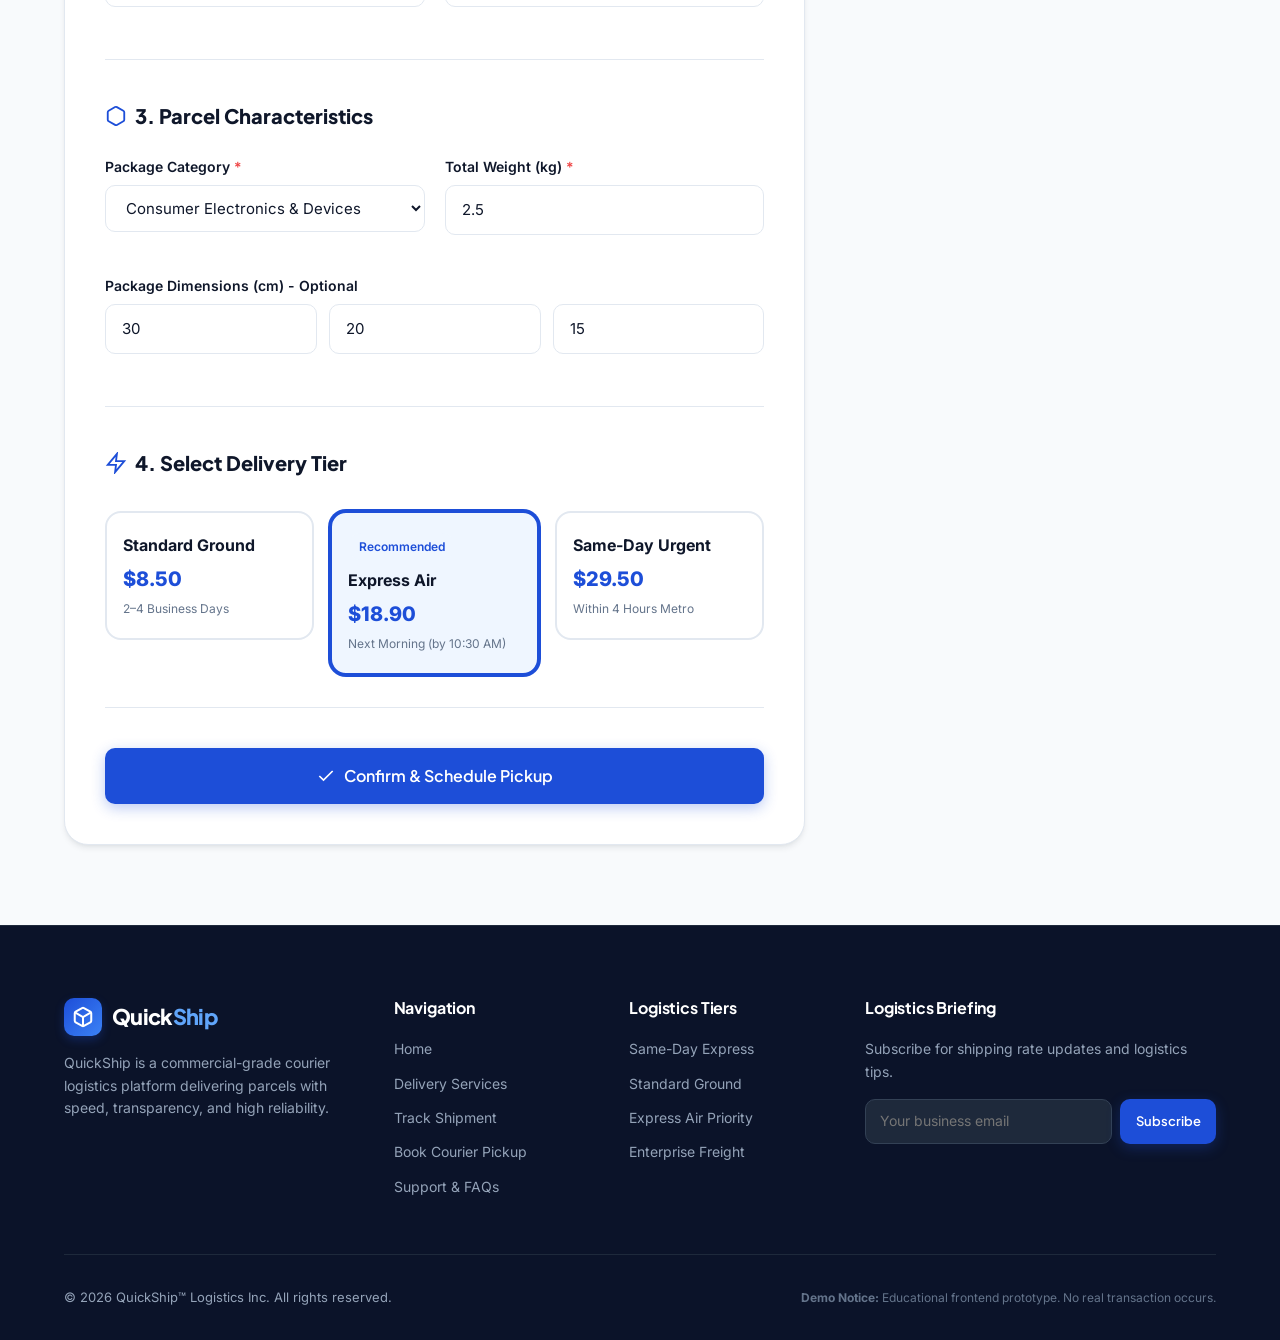
<file: booking.html>
<!DOCTYPE html>
<html lang="en">
<head>
  <meta charset="UTF-8">
  <meta name="viewport" content="width=device-width, initial-scale=1.0">
  <meta name="description" content="Book a courier pickup with QuickShip Logistics. Fast doorstep collection and guaranteed parcel delivery.">
  <title>Book a Courier Delivery | QuickShip™ Logistics</title>
  <link rel="stylesheet" href="css/style.css">
</head>
<body>

  <!-- ========================================================================
       1. Top Header & Navigation
       ======================================================================== -->
  <header class="site-header">
    <div class="container nav-container">
      <a href="index.html" class="brand-logo" aria-label="QuickShip Logistics Home">
        <div class="brand-icon">
          <svg width="22" height="22" viewBox="0 0 24 24" fill="none" stroke="currentColor" stroke-width="2.2" stroke-linecap="round" stroke-linejoin="round">
            <path d="M21 16V8a2 2 0 0 0-1-1.73l-7-4a2 2 0 0 0-2 0l-7 4A2 2 0 0 0 3 8v8a2 2 0 0 0 1 1.73l7 4a2 2 0 0 0 2 0l7-4A2 2 0 0 0 21 16z"></path>
            <polyline points="3.27 6.96 12 12.01 20.73 6.96"></polyline>
            <line x1="12" y1="22.08" x2="12" y2="12"></line>
          </svg>
        </div>
        <span class="brand-text">Quick<span>Ship</span></span>
      </a>

      <input type="checkbox" id="nav-toggle" class="nav-toggle" aria-label="Toggle navigation menu">
      <label for="nav-toggle" class="nav-toggle-label" title="Toggle Navigation">
        <span></span>
        <span></span>
        <span></span>
      </label>

      <nav class="nav-menu" aria-label="Primary Navigation">
        <a href="index.html" class="nav-link">Home</a>
        <a href="services.html" class="nav-link">Services</a>
        <a href="tracking.html" class="nav-link">Tracking</a>
        <a href="booking.html" class="nav-link active">Book Courier</a>
        <a href="contact.html" class="nav-link">Contact</a>
      </nav>

      <div class="nav-actions">
        <a href="tracking.html" class="btn btn-secondary btn-sm">Track Parcel</a>
        <a href="booking.html" class="btn btn-primary btn-sm">Book Delivery</a>
      </div>
    </div>
  </header>

  <!-- ========================================================================
       2. Booking Page Header
       ======================================================================== -->
  <section class="section-alt" style="padding: 3.5rem 0 2.5rem; border-bottom: 1px solid var(--border-light);">
    <div class="container">
      <span class="section-tag">Order Dispatch</span>
      <h1 class="section-title" style="margin-bottom: 0.5rem;">Schedule Courier Pickup</h1>
      <p class="section-subtitle">Fill in sender, recipient, and parcel specifications to schedule a certified courier pickup.</p>
    </div>
  </section>

  <!-- ========================================================================
       3. Main Booking Form Layout (Two-Column Flex/Grid)
       ======================================================================== -->
  <main class="section">
    <div class="container">
      
      <!-- Demonstration Disclaimer Notice -->
      <div class="demo-alert-banner">
        <svg viewBox="0 0 24 24" fill="none" stroke="currentColor" stroke-width="2">
          <circle cx="12" cy="12" r="10"></circle>
          <line x1="12" y1="8" x2="12" y2="12"></line>
          <line x1="12" y1="16" x2="12.01" y2="16"></line>
        </svg>
        <div>
          <strong>Demonstration Prototype:</strong> This form demonstrates semantic HTML5 validation and CSS styling. Form submission will redirect to the Tracking page with sample data.
        </div>
      </div>

      <div class="booking-page-layout">
        
        <!-- Left Column: Comprehensive Booking Form -->
        <div class="booking-form-card">
          <form action="tracking.html" method="GET">
            
            <!-- Hidden tracking ID passed to simulate tracking page -->
            <input type="hidden" name="id" value="QS-8829-US">

            <!-- Section 1: Sender Information -->
            <fieldset class="form-fieldset">
              <legend class="fieldset-legend">
                <svg width="22" height="22" viewBox="0 0 24 24" fill="none" stroke="var(--primary)" stroke-width="2">
                  <path d="M20 21v-2a4 4 0 0 0-4-4H8a4 4 0 0 0-4 4v2"></path>
                  <circle cx="12" cy="7" r="4"></circle>
                </svg>
                1. Sender & Pickup Details
              </legend>

              <div class="form-grid-2">
                <div class="form-group">
                  <label for="sender-name" class="form-label">Full Name <span class="required">*</span></label>
                  <input type="text" id="sender-name" name="sender_name" class="form-control" placeholder="e.g. Alex Morgan" required value="Alex Morgan">
                </div>

                <div class="form-group">
                  <label for="sender-email" class="form-label">Email Address <span class="required">*</span></label>
                  <input type="email" id="sender-email" name="sender_email" class="form-control" placeholder="alex@company.com" required value="alex.morgan@techcorp.io">
                </div>

                <div class="form-group">
                  <label for="sender-phone" class="form-label">Phone Number <span class="required">*</span></label>
                  <input type="tel" id="sender-phone" name="sender_phone" class="form-control" placeholder="+1 (555) 019-2834" required value="+1 (555) 839-2041">
                </div>

                <div class="form-group">
                  <label for="pickup-date" class="form-label">Preferred Pickup Date <span class="required">*</span></label>
                  <input type="date" id="pickup-date" name="pickup_date" class="form-control" required value="2026-11-21">
                </div>

                <div class="form-group full-width">
                  <label for="pickup-address" class="form-label">Street Address <span class="required">*</span></label>
                  <input type="text" id="pickup-address" name="pickup_address" class="form-control" placeholder="Suite, Street Number, Building" required value="450 Market Street, Floor 14">
                </div>

                <div class="form-group">
                  <label for="pickup-city" class="form-label">City <span class="required">*</span></label>
                  <input type="text" id="pickup-city" name="pickup_city" class="form-control" placeholder="San Francisco" required value="San Francisco">
                </div>

                <div class="form-group">
                  <label for="pickup-zip" class="form-label">Postal / ZIP Code <span class="required">*</span></label>
                  <input type="text" id="pickup-zip" name="pickup_zip" class="form-control" placeholder="94105" required value="94105">
                </div>
              </div>
            </fieldset>

            <!-- Section 2: Receiver Information -->
            <fieldset class="form-fieldset">
              <legend class="fieldset-legend">
                <svg width="22" height="22" viewBox="0 0 24 24" fill="none" stroke="var(--primary)" stroke-width="2">
                  <path d="M16 21v-2a4 4 0 0 0-4-4H5a4 4 0 0 0-4 4v2"></path>
                  <circle cx="8.5" cy="7" r="4"></circle>
                  <line x1="20" y1="8" x2="20" y2="14"></line>
                  <line x1="23" y1="11" x2="17" y2="11"></line>
                </svg>
                2. Recipient & Destination Details
              </legend>

              <div class="form-grid-2">
                <div class="form-group">
                  <label for="receiver-name" class="form-label">Recipient Name <span class="required">*</span></label>
                  <input type="text" id="receiver-name" name="receiver_name" class="form-control" placeholder="e.g. Rachel Adams" required value="Rachel Adams">
                </div>

                <div class="form-group">
                  <label for="receiver-email" class="form-label">Recipient Email <span class="required">*</span></label>
                  <input type="email" id="receiver-email" name="receiver_email" class="form-control" placeholder="rachel@adamslaw.com" required value="rachel.adams@lawfirm.com">
                </div>

                <div class="form-group">
                  <label for="receiver-phone" class="form-label">Recipient Phone <span class="required">*</span></label>
                  <input type="tel" id="receiver-phone" name="receiver_phone" class="form-control" placeholder="+1 (555) 728-1920" required value="+1 (555) 392-8172">
                </div>

                <div class="form-group">
                  <label for="delivery-instructions" class="form-label">Delivery Note (Optional)</label>
                  <input type="text" id="delivery-instructions" name="delivery_instructions" class="form-control" placeholder="e.g. Leave with front desk concierge">
                </div>

                <div class="form-group full-width">
                  <label for="delivery-address" class="form-label">Destination Address <span class="required">*</span></label>
                  <input type="text" id="delivery-address" name="delivery_address" class="form-control" placeholder="Apt, Suite, Street Name" required value="725 5th Avenue, Suite 800">
                </div>

                <div class="form-group">
                  <label for="delivery-city" class="form-label">City <span class="required">*</span></label>
                  <input type="text" id="delivery-city" name="delivery_city" class="form-control" placeholder="New York" required value="New York">
                </div>

                <div class="form-group">
                  <label for="delivery-zip" class="form-label">Postal / ZIP Code <span class="required">*</span></label>
                  <input type="text" id="delivery-zip" name="delivery_zip" class="form-control" placeholder="10022" required value="10022">
                </div>
              </div>
            </fieldset>

            <!-- Section 3: Parcel Specifications -->
            <fieldset class="form-fieldset">
              <legend class="fieldset-legend">
                <svg width="22" height="22" viewBox="0 0 24 24" fill="none" stroke="var(--primary)" stroke-width="2">
                  <path d="M21 16V8a2 2 0 0 0-1-1.73l-7-4a2 2 0 0 0-2 0l-7 4A2 2 0 0 0 3 8v8a2 2 0 0 0 1 1.73l7 4a2 2 0 0 0 2 0l7-4A2 2 0 0 0 21 16z"></path>
                </svg>
                3. Parcel Characteristics
              </legend>

              <div class="form-grid-2">
                <div class="form-group">
                  <label for="parcel-type" class="form-label">Package Category <span class="required">*</span></label>
                  <select id="parcel-type" name="parcel_type" class="form-control" required>
                    <option value="documents">Confidential Documents / Contracts</option>
                    <option value="electronics" selected>Consumer Electronics & Devices</option>
                    <option value="apparel">Apparel & Fashion Merchandise</option>
                    <option value="fragile">Fragile / High-Value Item</option>
                    <option value="medical">Medical or Lab Specimens</option>
                  </select>
                </div>

                <div class="form-group">
                  <label for="parcel-weight" class="form-label">Total Weight (kg) <span class="required">*</span></label>
                  <input type="number" id="parcel-weight" name="parcel_weight" class="form-control" min="0.1" max="100" step="0.1" value="2.5" required>
                </div>

                <div class="form-group full-width">
                  <label class="form-label">Package Dimensions (cm) - Optional</label>
                  <div style="display: grid; grid-template-columns: 1fr 1fr 1fr; gap: 0.75rem;">
                    <input type="number" name="length" class="form-control" placeholder="Length (30)" value="30">
                    <input type="number" name="width" class="form-control" placeholder="Width (20)" value="20">
                    <input type="number" name="height" class="form-control" placeholder="Height (15)" value="15">
                  </div>
                </div>
              </div>
            </fieldset>

            <!-- Section 4: Delivery Speed Selection (Pure CSS Radio Cards) -->
            <fieldset class="form-fieldset">
              <legend class="fieldset-legend">
                <svg width="22" height="22" viewBox="0 0 24 24" fill="none" stroke="var(--primary)" stroke-width="2">
                  <polygon points="13 2 3 14 12 14 11 22 21 10 12 10 13 2"></polygon>
                </svg>
                4. Select Delivery Tier
              </legend>

              <div class="delivery-options-grid">
                
                <!-- Option 1: Standard Ground -->
                <div>
                  <input type="radio" name="delivery_tier" id="tier-standard" value="standard" class="option-radio-input">
                  <label for="tier-standard" class="option-card-label">
                    <div class="option-card-title">Standard Ground</div>
                    <div class="option-card-price">$8.50</div>
                    <div class="option-card-time">2–4 Business Days</div>
                  </label>
                </div>

                <!-- Option 2: Express Priority (Checked by default) -->
                <div>
                  <input type="radio" name="delivery_tier" id="tier-express" value="express" class="option-radio-input" checked>
                  <label for="tier-express" class="option-card-label">
                    <span class="badge badge-primary" style="margin-bottom: 0.5rem;">Recommended</span>
                    <div class="option-card-title">Express Air</div>
                    <div class="option-card-price">$18.90</div>
                    <div class="option-card-time">Next Morning (by 10:30 AM)</div>
                  </label>
                </div>

                <!-- Option 3: Same-Day -->
                <div>
                  <input type="radio" name="delivery_tier" id="tier-sameday" value="sameday" class="option-radio-input">
                  <label for="tier-sameday" class="option-card-label">
                    <div class="option-card-title">Same-Day Urgent</div>
                    <div class="option-card-price">$29.50</div>
                    <div class="option-card-time">Within 4 Hours Metro</div>
                  </label>
                </div>

              </div>
            </fieldset>

            <!-- Submit Button -->
            <div style="margin-top: 2rem;">
              <button type="submit" class="btn btn-primary btn-lg btn-block">
                <svg width="20" height="20" viewBox="0 0 24 24" fill="none" stroke="currentColor" stroke-width="2">
                  <polyline points="20 6 9 17 4 12"></polyline>
                </svg>
                Confirm & Schedule Pickup
              </button>
            </div>

          </form>
        </div>

        <!-- Right Column: Sticky Booking Summary -->
        <aside class="order-summary-card">
          <h2 class="summary-title">Booking Summary</h2>
          
          <div class="summary-rows">
            <div class="summary-row">
              <span>Service Selected</span>
              <strong style="color: var(--text-dark);">Express Air Priority</strong>
            </div>
            <div class="summary-row">
              <span>Base Freight (2.5 kg)</span>
              <span>$18.90</span>
            </div>
            <div class="summary-row">
              <span>Doorstep Pickup Fee</span>
              <span style="color: var(--accent-green); font-weight: 600;">FREE</span>
            </div>
            <div class="summary-row">
              <span>Loss Coverage ($1,000)</span>
              <span style="color: var(--accent-green); font-weight: 600;">INCLUDED</span>
            </div>
            <div class="summary-row">
              <span>Estimated Tax (VAT 5%)</span>
              <span>$0.95</span>
            </div>
            <div class="summary-row total">
              <span>Total Estimated</span>
              <span>$19.85</span>
            </div>
          </div>

          <ul class="summary-perks">
            <li>
              <svg viewBox="0 0 24 24" fill="none" stroke="currentColor" stroke-width="2"><polyline points="20 6 9 17 4 12"></polyline></svg>
              Automated GPS Driver Tracking
            </li>
            <li>
              <svg viewBox="0 0 24 24" fill="none" stroke="currentColor" stroke-width="2"><polyline points="20 6 9 17 4 12"></polyline></svg>
              Free SMS & Email Status Alerts
            </li>
            <li>
              <svg viewBox="0 0 24 24" fill="none" stroke="currentColor" stroke-width="2"><polyline points="20 6 9 17 4 12"></polyline></svg>
              Digital Signature on Delivery
            </li>
            <li>
              <svg viewBox="0 0 24 24" fill="none" stroke="currentColor" stroke-width="2"><polyline points="20 6 9 17 4 12"></polyline></svg>
              Carbon-Neutral Delivery Offset
            </li>
          </ul>

          <div style="font-size: 0.75rem; color: var(--text-muted); text-align: center;">
            🔒 256-Bit SSL Encrypted Dispatch
          </div>
        </aside>

      </div>
    </div>
  </main>

  <!-- ========================================================================
       4. Professional Footer
       ======================================================================== -->
  <footer class="site-footer">
    <div class="container">
      <div class="footer-grid">
        <div class="footer-brand">
          <a href="index.html" class="brand-logo footer-logo">
            <div class="brand-icon">
              <svg width="22" height="22" viewBox="0 0 24 24" fill="none" stroke="currentColor" stroke-width="2.2">
                <path d="M21 16V8a2 2 0 0 0-1-1.73l-7-4a2 2 0 0 0-2 0l-7 4A2 2 0 0 0 3 8v8a2 2 0 0 0 1 1.73l7 4a2 2 0 0 0 2 0l7-4A2 2 0 0 0 21 16z"></path>
                <polyline points="3.27 6.96 12 12.01 20.73 6.96"></polyline>
                <line x1="12" y1="22.08" x2="12" y2="12"></line>
              </svg>
            </div>
            <span>Quick<span style="color: #60a5fa;">Ship</span></span>
          </a>
          <p class="footer-desc">
            QuickShip is a commercial-grade courier logistics platform delivering parcels with speed, transparency, and high reliability.
          </p>
        </div>

        <div>
          <h4 class="footer-heading">Navigation</h4>
          <ul class="footer-links">
            <li><a href="index.html">Home</a></li>
            <li><a href="services.html">Delivery Services</a></li>
            <li><a href="tracking.html">Track Shipment</a></li>
            <li><a href="booking.html">Book Courier Pickup</a></li>
            <li><a href="contact.html">Support & FAQs</a></li>
          </ul>
        </div>

        <div>
          <h4 class="footer-heading">Logistics Tiers</h4>
          <ul class="footer-links">
            <li><a href="services.html">Same-Day Express</a></li>
            <li><a href="services.html">Standard Ground</a></li>
            <li><a href="services.html">Express Air Priority</a></li>
            <li><a href="services.html">Enterprise Freight</a></li>
          </ul>
        </div>

        <div>
          <h4 class="footer-heading">Logistics Briefing</h4>
          <p class="footer-newsletter-text">Subscribe for shipping rate updates and logistics tips.</p>
          <form class="newsletter-form" action="#" method="POST" onsubmit="return false;">
            <input type="email" class="newsletter-input" placeholder="Your business email" required aria-label="Business Email">
            <button type="submit" class="btn btn-primary btn-sm">Subscribe</button>
          </form>
        </div>
      </div>

      <div class="footer-bottom">
        <div>&copy; 2026 QuickShip™ Logistics Inc. All rights reserved.</div>
        <div class="footer-disclaimer">
          <strong>Demo Notice:</strong> Educational frontend prototype. No real transaction occurs.
        </div>
      </div>
    </div>
  </footer>

</body>
</html>
</file>
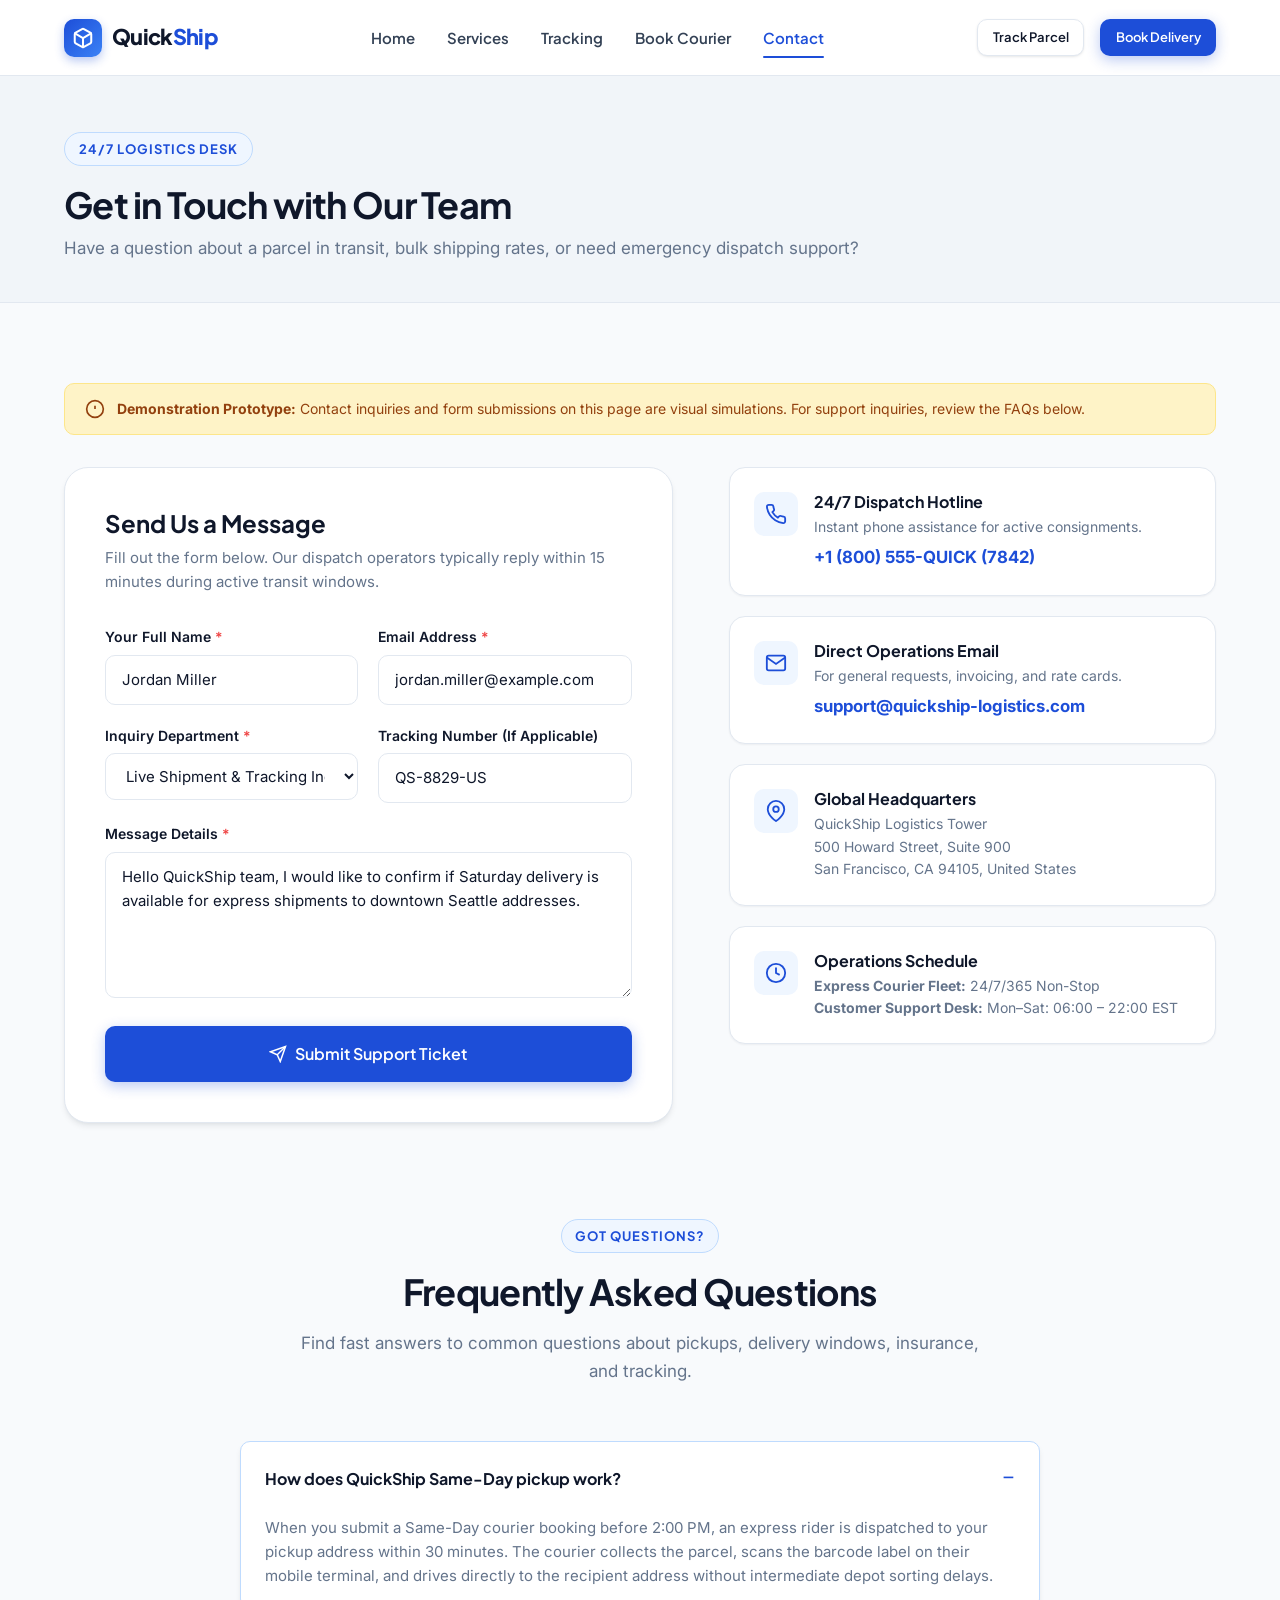
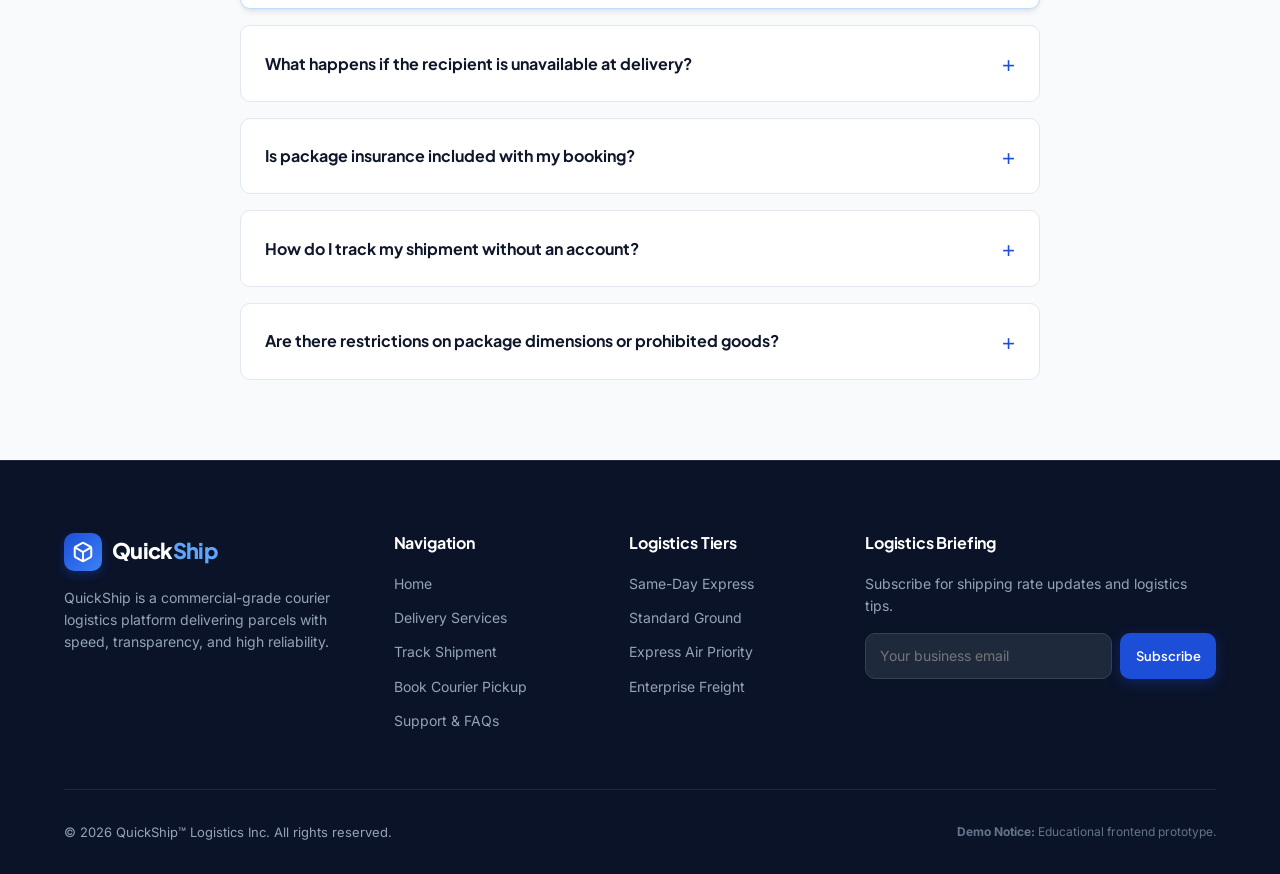
<file: contact.html>
<!DOCTYPE html>
<html lang="en">
<head>
  <meta charset="UTF-8">
  <meta name="viewport" content="width=device-width, initial-scale=1.0">
  <meta name="description" content="Contact QuickShip Logistics. 24/7 client dispatch support, global hub locations, inquiries and frequently asked questions.">
  <title>Contact Us & Support | QuickShip™ Logistics</title>
  <link rel="stylesheet" href="css/style.css">
</head>
<body>

  <!-- ========================================================================
       1. Top Header & Navigation
       ======================================================================== -->
  <header class="site-header">
    <div class="container nav-container">
      <a href="index.html" class="brand-logo" aria-label="QuickShip Logistics Home">
        <div class="brand-icon">
          <svg width="22" height="22" viewBox="0 0 24 24" fill="none" stroke="currentColor" stroke-width="2.2" stroke-linecap="round" stroke-linejoin="round">
            <path d="M21 16V8a2 2 0 0 0-1-1.73l-7-4a2 2 0 0 0-2 0l-7 4A2 2 0 0 0 3 8v8a2 2 0 0 0 1 1.73l7 4a2 2 0 0 0 2 0l7-4A2 2 0 0 0 21 16z"></path>
            <polyline points="3.27 6.96 12 12.01 20.73 6.96"></polyline>
            <line x1="12" y1="22.08" x2="12" y2="12"></line>
          </svg>
        </div>
        <span class="brand-text">Quick<span>Ship</span></span>
      </a>

      <input type="checkbox" id="nav-toggle" class="nav-toggle" aria-label="Toggle navigation menu">
      <label for="nav-toggle" class="nav-toggle-label" title="Toggle Navigation">
        <span></span>
        <span></span>
        <span></span>
      </label>

      <nav class="nav-menu" aria-label="Primary Navigation">
        <a href="index.html" class="nav-link">Home</a>
        <a href="services.html" class="nav-link">Services</a>
        <a href="tracking.html" class="nav-link">Tracking</a>
        <a href="booking.html" class="nav-link">Book Courier</a>
        <a href="contact.html" class="nav-link active">Contact</a>
      </nav>

      <div class="nav-actions">
        <a href="tracking.html" class="btn btn-secondary btn-sm">Track Parcel</a>
        <a href="booking.html" class="btn btn-primary btn-sm">Book Delivery</a>
      </div>
    </div>
  </header>

  <!-- ========================================================================
       2. Contact Page Hero
       ======================================================================== -->
  <section class="section-alt" style="padding: 3.5rem 0 2.5rem; border-bottom: 1px solid var(--border-light);">
    <div class="container">
      <span class="section-tag">24/7 Logistics Desk</span>
      <h1 class="section-title" style="margin-bottom: 0.5rem;">Get in Touch with Our Team</h1>
      <p class="section-subtitle">Have a question about a parcel in transit, bulk shipping rates, or need emergency dispatch support?</p>
    </div>
  </section>

  <!-- ========================================================================
       3. Contact Information & Message Form Layout
       ======================================================================== -->
  <main class="section">
    <div class="container">
      
      <!-- Demonstration Disclaimer Notice -->
      <div class="demo-alert-banner">
        <svg viewBox="0 0 24 24" fill="none" stroke="currentColor" stroke-width="2">
          <circle cx="12" cy="12" r="10"></circle>
          <line x1="12" y1="8" x2="12" y2="12"></line>
          <line x1="12" y1="16" x2="12.01" y2="16"></line>
        </svg>
        <div>
          <strong>Demonstration Prototype:</strong> Contact inquiries and form submissions on this page are visual simulations. For support inquiries, review the FAQs below.
        </div>
      </div>

      <div class="contact-layout">
        
        <!-- Left Column: Contact Form Card -->
        <div class="contact-card">
          <h2 style="font-size: 1.5rem; margin-bottom: 0.5rem;">Send Us a Message</h2>
          <p style="color: var(--text-muted); font-size: 0.9375rem; margin-bottom: 2rem;">
            Fill out the form below. Our dispatch operators typically reply within 15 minutes during active transit windows.
          </p>

          <form action="#" method="POST" onsubmit="alert('Thank you! This is an educational demonstration form. In a live system, your message would be dispatched to QuickShip logistics operators.'); return false;">
            
            <div class="form-grid-2">
              <div class="form-group">
                <label for="contact-name" class="form-label">Your Full Name <span class="required">*</span></label>
                <input type="text" id="contact-name" name="name" class="form-control" placeholder="e.g. Jordan Miller" required value="Jordan Miller">
              </div>

              <div class="form-group">
                <label for="contact-email" class="form-label">Email Address <span class="required">*</span></label>
                <input type="email" id="contact-email" name="email" class="form-control" placeholder="jordan@example.com" required value="jordan.miller@example.com">
              </div>
            </div>

            <div class="form-grid-2">
              <div class="form-group">
                <label for="contact-subject" class="form-label">Inquiry Department <span class="required">*</span></label>
                <select id="contact-subject" name="department" class="form-control" required>
                  <option value="tracking">Live Shipment & Tracking Inquiry</option>
                  <option value="rates">Business & Enterprise Freight Rates</option>
                  <option value="claims">Parcel Insurance or Damage Claim</option>
                  <option value="courier">Join QuickShip Courier Fleet</option>
                  <option value="other">General Feedback / Other</option>
                </select>
              </div>

              <div class="form-group">
                <label for="contact-awb" class="form-label">Tracking Number (If Applicable)</label>
                <input type="text" id="contact-awb" name="tracking_id" class="form-control" placeholder="e.g. QS-8829-US" value="QS-8829-US">
              </div>
            </div>

            <div class="form-group">
              <label for="contact-message" class="form-label">Message Details <span class="required">*</span></label>
              <textarea id="contact-message" name="message" class="form-control" rows="5" placeholder="Please describe how we can assist you..." required>Hello QuickShip team, I would like to confirm if Saturday delivery is available for express shipments to downtown Seattle addresses.</textarea>
            </div>

            <button type="submit" class="btn btn-primary btn-lg" style="margin-top: 0.5rem; width: 100%;">
              <svg width="18" height="18" viewBox="0 0 24 24" fill="none" stroke="currentColor" stroke-width="2">
                <line x1="22" y1="2" x2="11" y2="13"></line>
                <polygon points="22 2 15 22 11 13 2 9 22 2"></polygon>
              </svg>
              Submit Support Ticket
            </button>
          </form>
        </div>

        <!-- Right Column: Direct Contact Info Cards Stack -->
        <div class="info-cards-stack">
          
          <!-- Card 1: Phone -->
          <div class="info-box">
            <div class="info-box-icon">
              <svg width="22" height="22" viewBox="0 0 24 24" fill="none" stroke="currentColor" stroke-width="2">
                <path d="M22 16.92v3a2 2 0 0 1-2.18 2 19.79 19.79 0 0 1-8.63-3.07 19.5 19.5 0 0 1-6-6 19.79 19.79 0 0 1-3.07-8.67A2 2 0 0 1 4.11 2h3a2 2 0 0 1 2 1.72 12.84 12.84 0 0 0 .7 2.81 2 2 0 0 1-.45 2.11L8.09 9.91a16 16 0 0 0 6 6l1.27-1.27a2 2 0 0 1 2.11-.45 12.84 12.84 0 0 0 2.81.7A2 2 0 0 1 22 16.92z"></path>
              </svg>
            </div>
            <div>
              <h3 class="info-box-title">24/7 Dispatch Hotline</h3>
              <p class="info-box-desc">Instant phone assistance for active consignments.</p>
              <div style="font-weight: 700; color: var(--primary); margin-top: 0.35rem; font-size: 1.05rem;">
                +1 (800) 555-QUICK (7842)
              </div>
            </div>
          </div>

          <!-- Card 2: Email -->
          <div class="info-box">
            <div class="info-box-icon">
              <svg width="22" height="22" viewBox="0 0 24 24" fill="none" stroke="currentColor" stroke-width="2">
                <path d="M4 4h16c1.1 0 2 .9 2 2v12c0 1.1-.9 2-2 2H4c-1.1 0-2-.9-2-2V6c0-1.1.9-2 2-2z"></path>
                <polyline points="22,6 12,13 2,6"></polyline>
              </svg>
            </div>
            <div>
              <h3 class="info-box-title">Direct Operations Email</h3>
              <p class="info-box-desc">For general requests, invoicing, and rate cards.</p>
              <div style="font-weight: 700; color: var(--primary); margin-top: 0.35rem; font-size: 1.05rem;">
                support@quickship-logistics.com
              </div>
            </div>
          </div>

          <!-- Card 3: Headquarters Location -->
          <div class="info-box">
            <div class="info-box-icon">
              <svg width="22" height="22" viewBox="0 0 24 24" fill="none" stroke="currentColor" stroke-width="2">
                <path d="M21 10c0 7-9 13-9 13s-9-6-9-13a9 9 0 0 1 18 0z"></path>
                <circle cx="12" cy="10" r="3"></circle>
              </svg>
            </div>
            <div>
              <h3 class="info-box-title">Global Headquarters</h3>
              <p class="info-box-desc">
                QuickShip Logistics Tower<br>
                500 Howard Street, Suite 900<br>
                San Francisco, CA 94105, United States
              </p>
            </div>
          </div>

          <!-- Card 4: Operating Hours -->
          <div class="info-box">
            <div class="info-box-icon">
              <svg width="22" height="22" viewBox="0 0 24 24" fill="none" stroke="currentColor" stroke-width="2">
                <circle cx="12" cy="12" r="10"></circle>
                <polyline points="12 6 12 12 16 14"></polyline>
              </svg>
            </div>
            <div>
              <h3 class="info-box-title">Operations Schedule</h3>
              <p class="info-box-desc">
                <strong>Express Courier Fleet:</strong> 24/7/365 Non-Stop<br>
                <strong>Customer Support Desk:</strong> Mon–Sat: 06:00 – 22:00 EST
              </p>
            </div>
          </div>

        </div>

      </div>

      <!-- ====================================================================
           4. Frequently Asked Questions (Pure HTML5 Details/Summary Accordion)
           ==================================================================== -->
      <section style="margin-top: 6rem;">
        <div class="section-header">
          <span class="section-tag">Got Questions?</span>
          <h2 class="section-title">Frequently Asked Questions</h2>
          <p class="section-subtitle">Find fast answers to common questions about pickups, delivery windows, insurance, and tracking.</p>
        </div>

        <div class="faq-list">
          <!-- FAQ 1 (Open by default) -->
          <details class="faq-item" open>
            <summary class="faq-question">How does QuickShip Same-Day pickup work?</summary>
            <div class="faq-answer">
              When you submit a Same-Day courier booking before 2:00 PM, an express rider is dispatched to your pickup address within 30 minutes. The courier collects the parcel, scans the barcode label on their mobile terminal, and drives directly to the recipient address without intermediate depot sorting delays.
            </div>
          </details>

          <!-- FAQ 2 -->
          <details class="faq-item">
            <summary class="faq-question">What happens if the recipient is unavailable at delivery?</summary>
            <div class="faq-answer">
              Our courier will make up to three delivery attempts. If no one is available and no safe-drop instructions were provided, the parcel is held at the nearest secure QuickShip Hub, and an automated SMS notification with redelivery rescheduling options is immediately sent to the recipient.
            </div>
          </details>

          <!-- FAQ 3 -->
          <details class="faq-item">
            <summary class="faq-question">Is package insurance included with my booking?</summary>
            <div class="faq-answer">
              Yes! All Standard Ground deliveries include automatic transit coverage up to $100. Express Air Priority packages are covered up to $1,000, and Same-Day consignments are insured up to $500. Additional declared-value coverage can be requested during booking.
            </div>
          </details>

          <!-- FAQ 4 -->
          <details class="faq-item">
            <summary class="faq-question">How do I track my shipment without an account?</summary>
            <div class="faq-answer">
              No account creation or login is needed. Simply enter your Air Waybill (AWB) consignment number (e.g., <code>QS-8829-US</code>) in our search bar on the Home or Tracking page to see live checkpoint scans, driver GPS coordinates, and arrival estimates.
            </div>
          </details>

          <!-- FAQ 5 -->
          <details class="faq-item">
            <summary class="faq-question">Are there restrictions on package dimensions or prohibited goods?</summary>
            <div class="faq-answer">
              Standard couriers can transport items up to 30 kg and 120 cm length. For larger consignments, our Business Freight tier provides lift-gate trucks. We do not transport hazardous combustibles, illegal substances, or perishable food requiring refrigeration without prior contract agreement.
            </div>
          </details>
        </div>
      </section>

    </div>
  </main>

  <!-- ========================================================================
       5. Professional Footer
       ======================================================================== -->
  <footer class="site-footer">
    <div class="container">
      <div class="footer-grid">
        <div class="footer-brand">
          <a href="index.html" class="brand-logo footer-logo">
            <div class="brand-icon">
              <svg width="22" height="22" viewBox="0 0 24 24" fill="none" stroke="currentColor" stroke-width="2.2">
                <path d="M21 16V8a2 2 0 0 0-1-1.73l-7-4a2 2 0 0 0-2 0l-7 4A2 2 0 0 0 3 8v8a2 2 0 0 0 1 1.73l7 4a2 2 0 0 0 2 0l7-4A2 2 0 0 0 21 16z"></path>
                <polyline points="3.27 6.96 12 12.01 20.73 6.96"></polyline>
                <line x1="12" y1="22.08" x2="12" y2="12"></line>
              </svg>
            </div>
            <span>Quick<span style="color: #60a5fa;">Ship</span></span>
          </a>
          <p class="footer-desc">
            QuickShip is a commercial-grade courier logistics platform delivering parcels with speed, transparency, and high reliability.
          </p>
        </div>

        <div>
          <h4 class="footer-heading">Navigation</h4>
          <ul class="footer-links">
            <li><a href="index.html">Home</a></li>
            <li><a href="services.html">Delivery Services</a></li>
            <li><a href="tracking.html">Track Shipment</a></li>
            <li><a href="booking.html">Book Courier Pickup</a></li>
            <li><a href="contact.html">Support & FAQs</a></li>
          </ul>
        </div>

        <div>
          <h4 class="footer-heading">Logistics Tiers</h4>
          <ul class="footer-links">
            <li><a href="services.html">Same-Day Express</a></li>
            <li><a href="services.html">Standard Ground</a></li>
            <li><a href="services.html">Express Air Priority</a></li>
            <li><a href="services.html">Enterprise Freight</a></li>
          </ul>
        </div>

        <div>
          <h4 class="footer-heading">Logistics Briefing</h4>
          <p class="footer-newsletter-text">Subscribe for shipping rate updates and logistics tips.</p>
          <form class="newsletter-form" action="#" method="POST" onsubmit="return false;">
            <input type="email" class="newsletter-input" placeholder="Your business email" required aria-label="Business Email">
            <button type="submit" class="btn btn-primary btn-sm">Subscribe</button>
          </form>
        </div>
      </div>

      <div class="footer-bottom">
        <div>&copy; 2026 QuickShip™ Logistics Inc. All rights reserved.</div>
        <div class="footer-disclaimer">
          <strong>Demo Notice:</strong> Educational frontend prototype.
        </div>
      </div>
    </div>
  </footer>

</body>
</html>
</file>
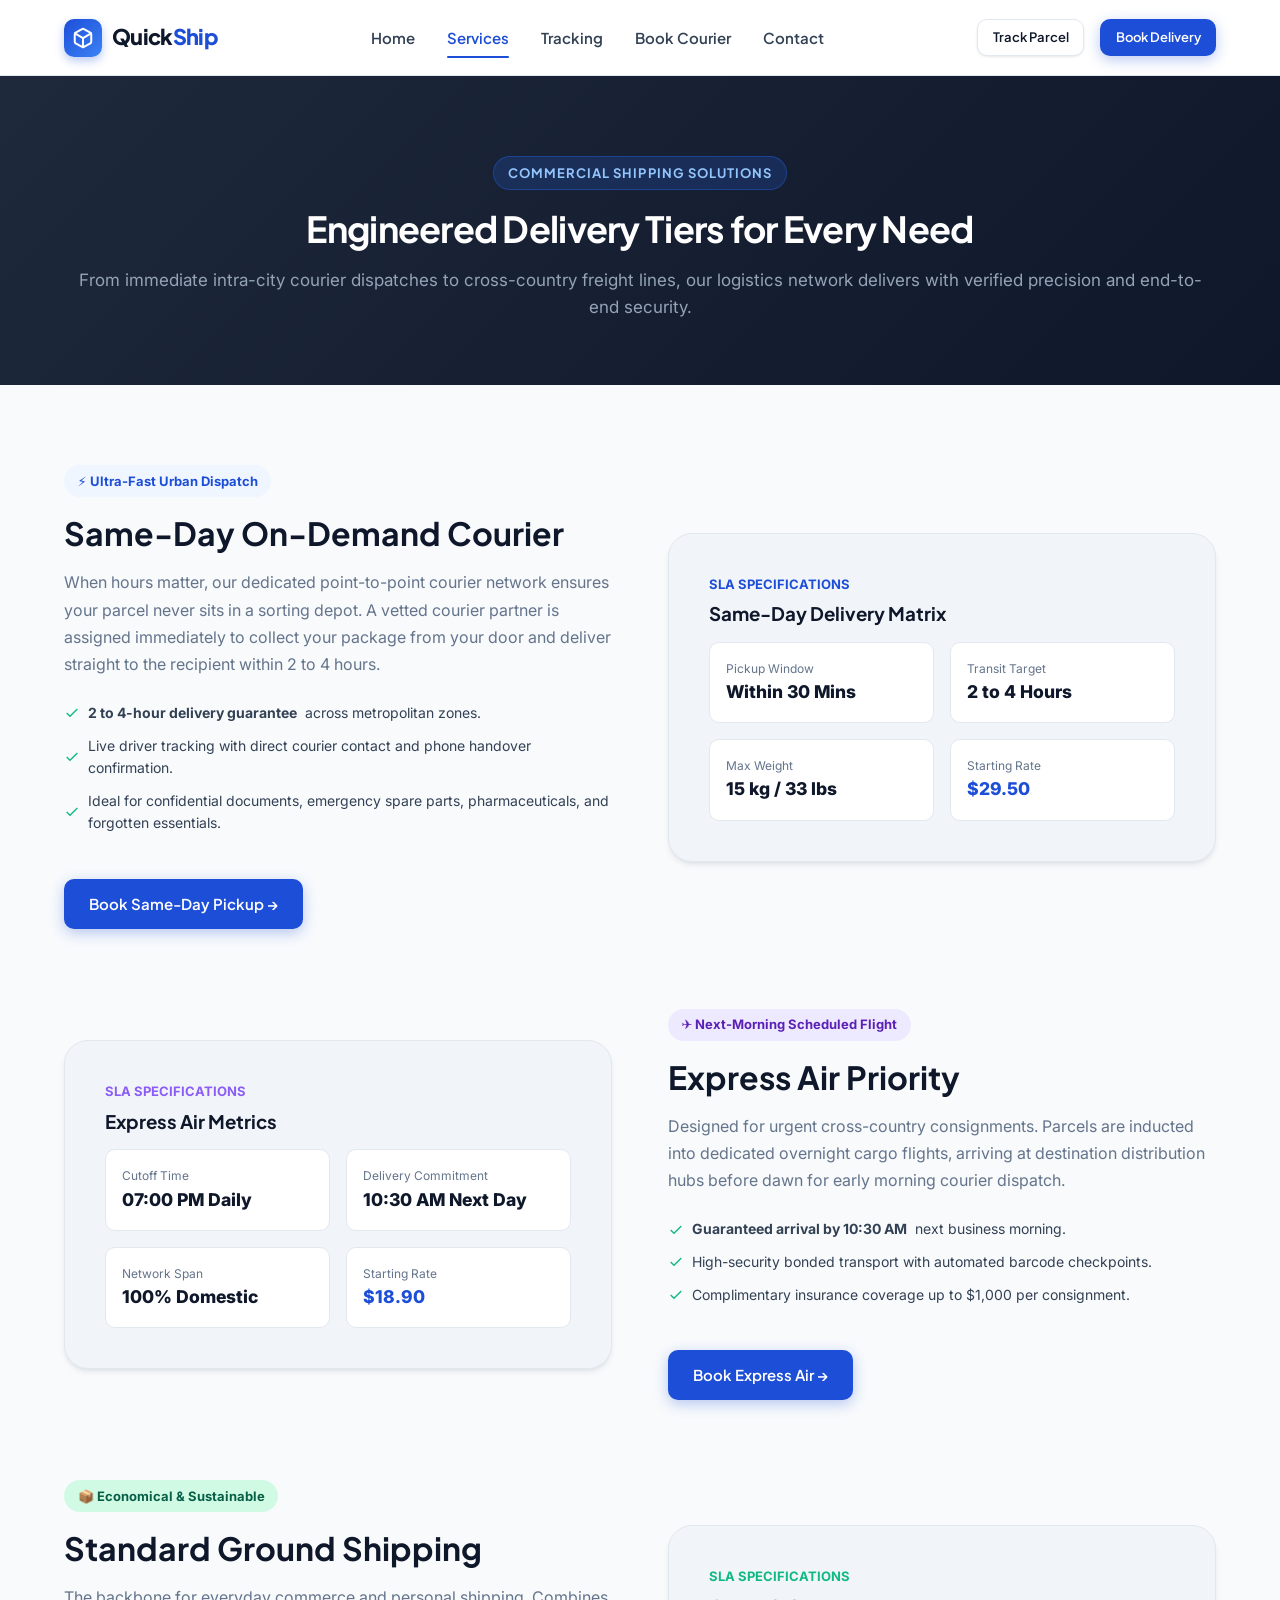
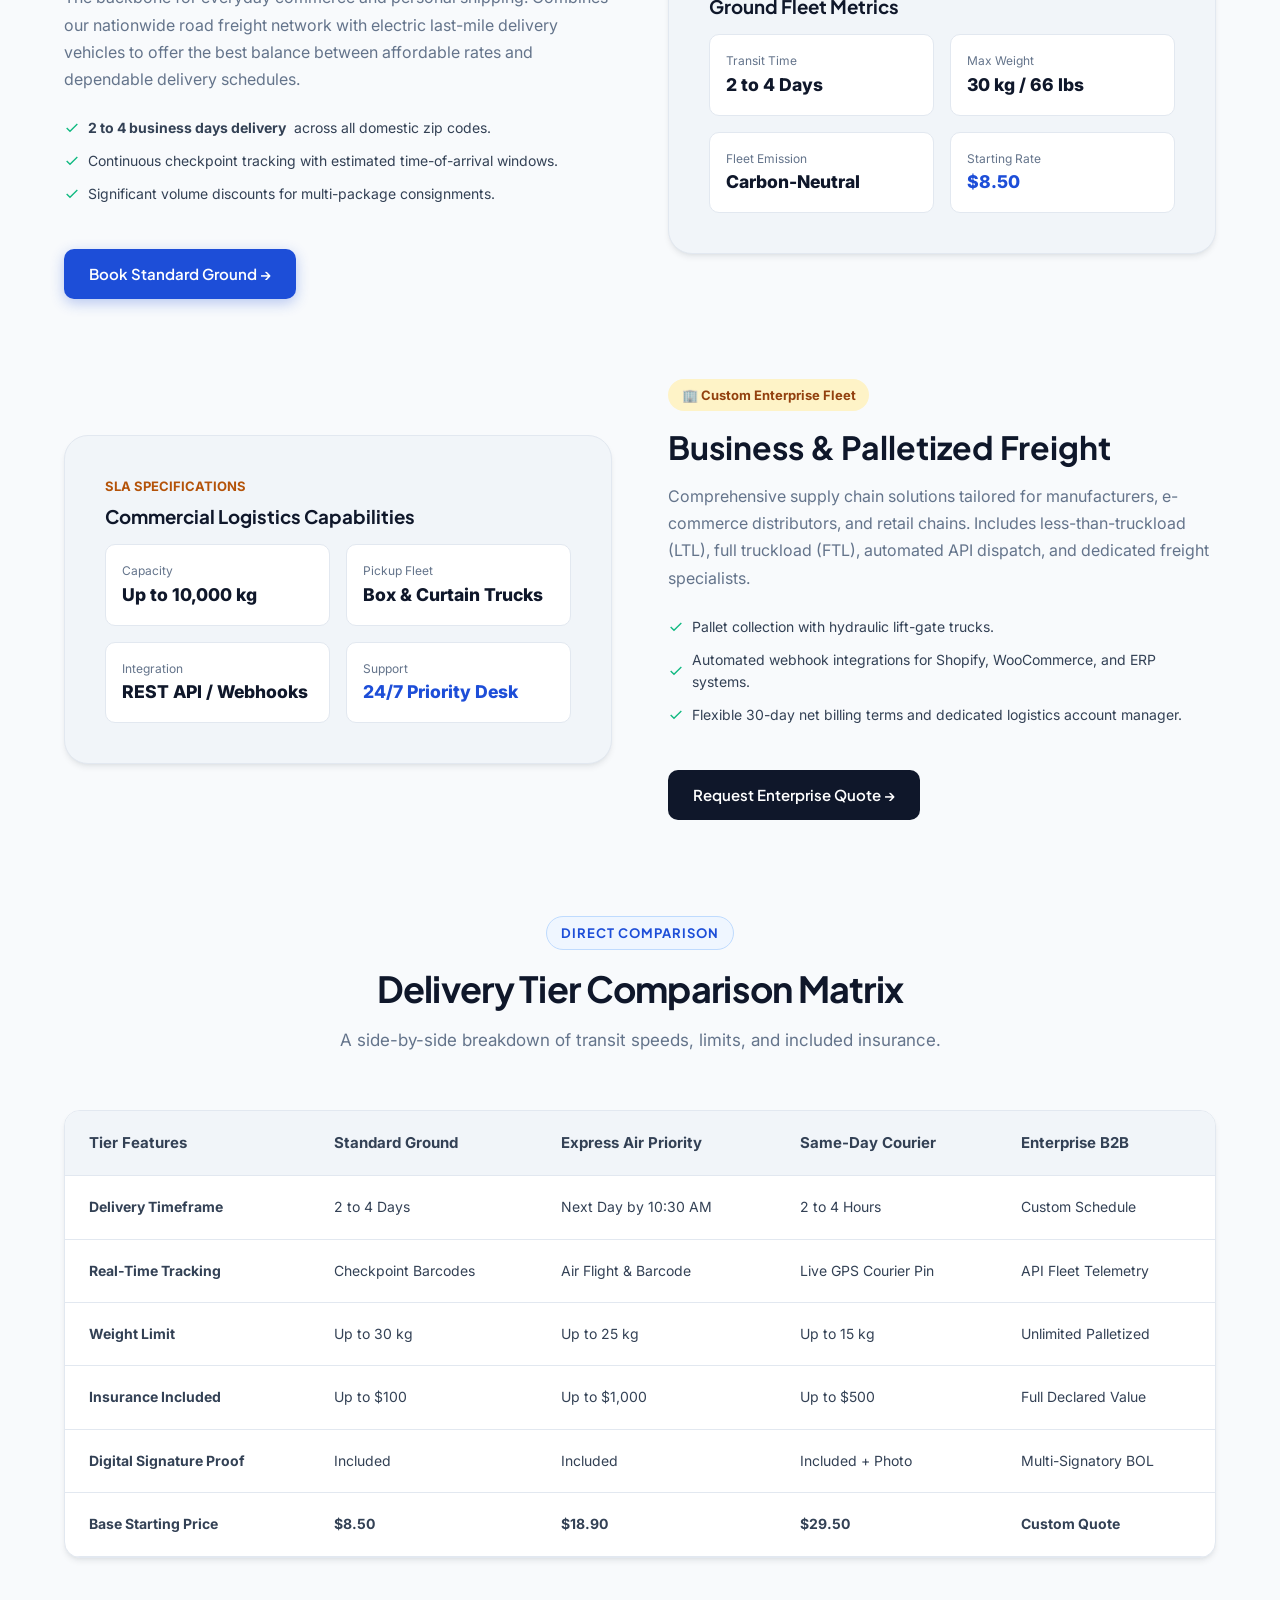
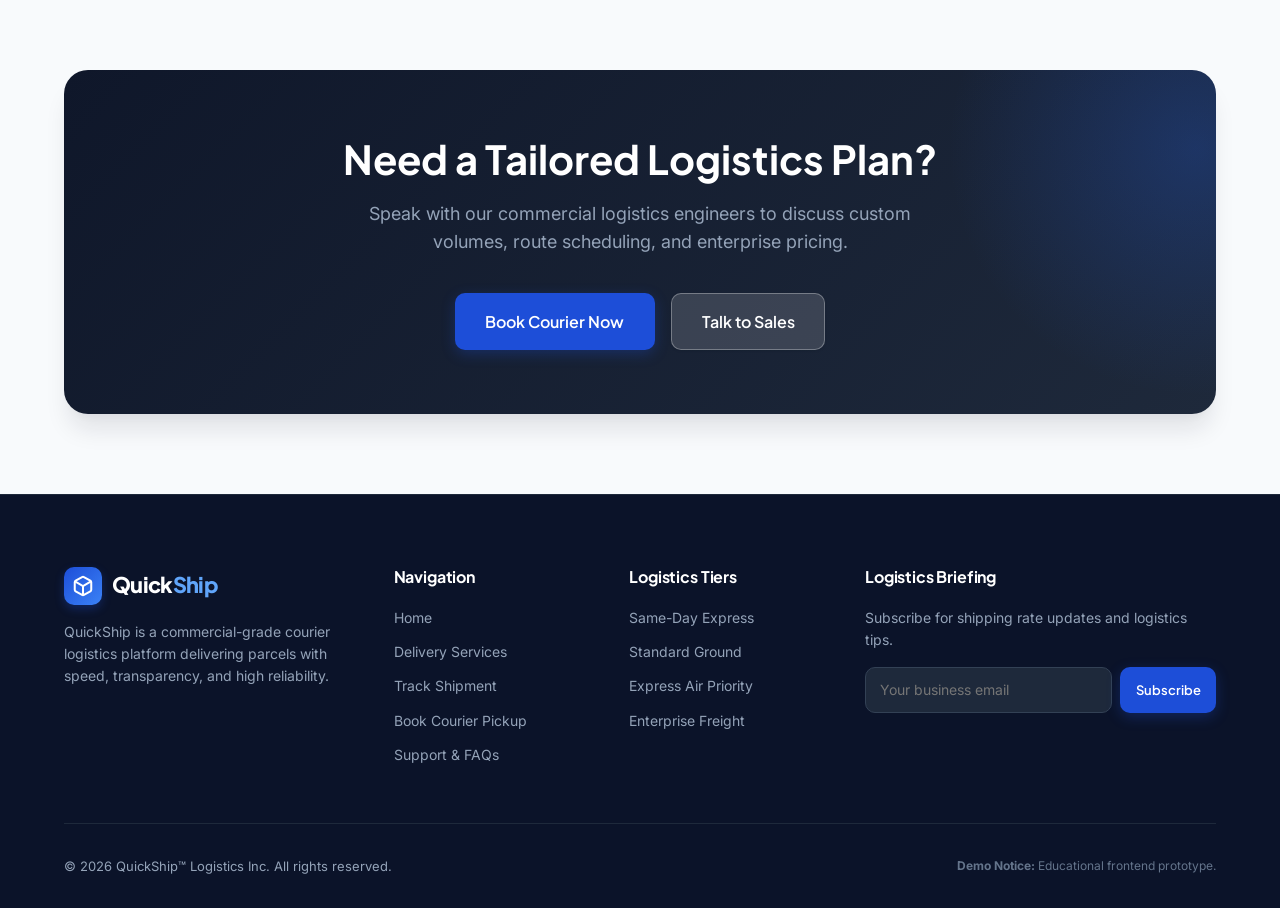
<file: services.html>
<!DOCTYPE html>
<html lang="en">
<head>
  <meta charset="UTF-8">
  <meta name="viewport" content="width=device-width, initial-scale=1.0">
  <meta name="description" content="Explore QuickShip delivery services: Same-Day, Express Air, Standard Ground, and B2B Freight Logistics.">
  <title>Delivery Services & Solutions | QuickShip™ Logistics</title>
  <link rel="stylesheet" href="css/style.css">
</head>
<body>

  <!-- ========================================================================
       1. Top Header & Navigation
       ======================================================================== -->
  <header class="site-header">
    <div class="container nav-container">
      <a href="index.html" class="brand-logo" aria-label="QuickShip Logistics Home">
        <div class="brand-icon">
          <svg width="22" height="22" viewBox="0 0 24 24" fill="none" stroke="currentColor" stroke-width="2.2" stroke-linecap="round" stroke-linejoin="round">
            <path d="M21 16V8a2 2 0 0 0-1-1.73l-7-4a2 2 0 0 0-2 0l-7 4A2 2 0 0 0 3 8v8a2 2 0 0 0 1 1.73l7 4a2 2 0 0 0 2 0l7-4A2 2 0 0 0 21 16z"></path>
            <polyline points="3.27 6.96 12 12.01 20.73 6.96"></polyline>
            <line x1="12" y1="22.08" x2="12" y2="12"></line>
          </svg>
        </div>
        <span class="brand-text">Quick<span>Ship</span></span>
      </a>

      <input type="checkbox" id="nav-toggle" class="nav-toggle" aria-label="Toggle navigation menu">
      <label for="nav-toggle" class="nav-toggle-label" title="Toggle Navigation">
        <span></span>
        <span></span>
        <span></span>
      </label>

      <nav class="nav-menu" aria-label="Primary Navigation">
        <a href="index.html" class="nav-link">Home</a>
        <a href="services.html" class="nav-link active">Services</a>
        <a href="tracking.html" class="nav-link">Tracking</a>
        <a href="booking.html" class="nav-link">Book Courier</a>
        <a href="contact.html" class="nav-link">Contact</a>
      </nav>

      <div class="nav-actions">
        <a href="tracking.html" class="btn btn-secondary btn-sm">Track Parcel</a>
        <a href="booking.html" class="btn btn-primary btn-sm">Book Delivery</a>
      </div>
    </div>
  </header>

  <!-- ========================================================================
       2. Services Hero Section
       ======================================================================== -->
  <section class="services-hero">
    <div class="container">
      <span class="section-tag" style="background: rgba(37,99,235,0.2); border-color: rgba(37,99,235,0.4); color: #93c5fd;">Commercial Shipping Solutions</span>
      <h1 class="section-title">Engineered Delivery Tiers for Every Need</h1>
      <p class="section-subtitle">
        From immediate intra-city courier dispatches to cross-country freight lines, our logistics network delivers with verified precision and end-to-end security.
      </p>
    </div>
  </section>

  <!-- ========================================================================
       3. Detailed Service Deep-Dives (Alternating Flex/Grid Rows)
       ======================================================================== -->
  <main class="section">
    <div class="container">

      <!-- Service 1: Same-Day Delivery -->
      <div class="service-detail-row">
        <div>
          <span class="service-spec-pill badge-primary">⚡ Ultra-Fast Urban Dispatch</span>
          <h2 style="font-size: 2rem; margin-bottom: 1rem;">Same-Day On-Demand Courier</h2>
          <p style="color: var(--text-muted); margin-bottom: 1.5rem; line-height: 1.7;">
            When hours matter, our dedicated point-to-point courier network ensures your parcel never sits in a sorting depot. A vetted courier partner is assigned immediately to collect your package from your door and deliver straight to the recipient within 2 to 4 hours.
          </p>
          <ul class="service-features-list">
            <li>
              <svg viewBox="0 0 24 24" fill="none" stroke="currentColor" stroke-width="2"><polyline points="20 6 9 17 4 12"></polyline></svg>
              <strong>2 to 4-hour delivery guarantee</strong> across metropolitan zones.
            </li>
            <li>
              <svg viewBox="0 0 24 24" fill="none" stroke="currentColor" stroke-width="2"><polyline points="20 6 9 17 4 12"></polyline></svg>
              Live driver tracking with direct courier contact and phone handover confirmation.
            </li>
            <li>
              <svg viewBox="0 0 24 24" fill="none" stroke="currentColor" stroke-width="2"><polyline points="20 6 9 17 4 12"></polyline></svg>
              Ideal for confidential documents, emergency spare parts, pharmaceuticals, and forgotten essentials.
            </li>
          </ul>
          <a href="booking.html" class="btn btn-primary" style="margin-top: 1rem;">Book Same-Day Pickup &rarr;</a>
        </div>
        <div class="service-detail-visual">
          <div style="font-size: 0.8125rem; font-weight: 700; color: var(--primary); text-transform: uppercase; margin-bottom: 0.5rem;">SLA Specifications</div>
          <h3 style="margin-bottom: 1rem;">Same-Day Delivery Matrix</h3>
          <div style="display: grid; grid-template-columns: 1fr 1fr; gap: 1rem; margin-top: 1rem;">
            <div style="background: #fff; padding: 1rem; border-radius: var(--radius-md); border: 1px solid var(--border-light);">
              <div style="font-size: 0.75rem; color: var(--text-muted);">Pickup Window</div>
              <div style="font-weight: 800; font-size: 1.1rem; color: var(--text-dark);">Within 30 Mins</div>
            </div>
            <div style="background: #fff; padding: 1rem; border-radius: var(--radius-md); border: 1px solid var(--border-light);">
              <div style="font-size: 0.75rem; color: var(--text-muted);">Transit Target</div>
              <div style="font-weight: 800; font-size: 1.1rem; color: var(--text-dark);">2 to 4 Hours</div>
            </div>
            <div style="background: #fff; padding: 1rem; border-radius: var(--radius-md); border: 1px solid var(--border-light);">
              <div style="font-size: 0.75rem; color: var(--text-muted);">Max Weight</div>
              <div style="font-weight: 800; font-size: 1.1rem; color: var(--text-dark);">15 kg / 33 lbs</div>
            </div>
            <div style="background: #fff; padding: 1rem; border-radius: var(--radius-md); border: 1px solid var(--border-light);">
              <div style="font-size: 0.75rem; color: var(--text-muted);">Starting Rate</div>
              <div style="font-weight: 800; font-size: 1.1rem; color: var(--primary);">$29.50</div>
            </div>
          </div>
        </div>
      </div>

      <!-- Service 2: Express Air Priority (Reversed) -->
      <div class="service-detail-row reversed">
        <div>
          <span class="service-spec-pill badge-purple">✈️ Next-Morning Scheduled Flight</span>
          <h2 style="font-size: 2rem; margin-bottom: 1rem;">Express Air Priority</h2>
          <p style="color: var(--text-muted); margin-bottom: 1.5rem; line-height: 1.7;">
            Designed for urgent cross-country consignments. Parcels are inducted into dedicated overnight cargo flights, arriving at destination distribution hubs before dawn for early morning courier dispatch.
          </p>
          <ul class="service-features-list">
            <li>
              <svg viewBox="0 0 24 24" fill="none" stroke="currentColor" stroke-width="2"><polyline points="20 6 9 17 4 12"></polyline></svg>
              <strong>Guaranteed arrival by 10:30 AM</strong> next business morning.
            </li>
            <li>
              <svg viewBox="0 0 24 24" fill="none" stroke="currentColor" stroke-width="2"><polyline points="20 6 9 17 4 12"></polyline></svg>
              High-security bonded transport with automated barcode checkpoints.
            </li>
            <li>
              <svg viewBox="0 0 24 24" fill="none" stroke="currentColor" stroke-width="2"><polyline points="20 6 9 17 4 12"></polyline></svg>
              Complimentary insurance coverage up to $1,000 per consignment.
            </li>
          </ul>
          <a href="booking.html" class="btn btn-primary" style="margin-top: 1rem;">Book Express Air &rarr;</a>
        </div>
        <div class="service-detail-visual">
          <div style="font-size: 0.8125rem; font-weight: 700; color: #8b5cf6; text-transform: uppercase; margin-bottom: 0.5rem;">SLA Specifications</div>
          <h3 style="margin-bottom: 1rem;">Express Air Metrics</h3>
          <div style="display: grid; grid-template-columns: 1fr 1fr; gap: 1rem; margin-top: 1rem;">
            <div style="background: #fff; padding: 1rem; border-radius: var(--radius-md); border: 1px solid var(--border-light);">
              <div style="font-size: 0.75rem; color: var(--text-muted);">Cutoff Time</div>
              <div style="font-weight: 800; font-size: 1.1rem; color: var(--text-dark);">07:00 PM Daily</div>
            </div>
            <div style="background: #fff; padding: 1rem; border-radius: var(--radius-md); border: 1px solid var(--border-light);">
              <div style="font-size: 0.75rem; color: var(--text-muted);">Delivery Commitment</div>
              <div style="font-weight: 800; font-size: 1.1rem; color: var(--text-dark);">10:30 AM Next Day</div>
            </div>
            <div style="background: #fff; padding: 1rem; border-radius: var(--radius-md); border: 1px solid var(--border-light);">
              <div style="font-size: 0.75rem; color: var(--text-muted);">Network Span</div>
              <div style="font-weight: 800; font-size: 1.1rem; color: var(--text-dark);">100% Domestic</div>
            </div>
            <div style="background: #fff; padding: 1rem; border-radius: var(--radius-md); border: 1px solid var(--border-light);">
              <div style="font-size: 0.75rem; color: var(--text-muted);">Starting Rate</div>
              <div style="font-weight: 800; font-size: 1.1rem; color: var(--primary);">$18.90</div>
            </div>
          </div>
        </div>
      </div>

      <!-- Service 3: Standard Ground Delivery -->
      <div class="service-detail-row">
        <div>
          <span class="service-spec-pill badge-success">📦 Economical & Sustainable</span>
          <h2 style="font-size: 2rem; margin-bottom: 1rem;">Standard Ground Shipping</h2>
          <p style="color: var(--text-muted); margin-bottom: 1.5rem; line-height: 1.7;">
            The backbone for everyday commerce and personal shipping. Combines our nationwide road freight network with electric last-mile delivery vehicles to offer the best balance between affordable rates and dependable delivery schedules.
          </p>
          <ul class="service-features-list">
            <li>
              <svg viewBox="0 0 24 24" fill="none" stroke="currentColor" stroke-width="2"><polyline points="20 6 9 17 4 12"></polyline></svg>
              <strong>2 to 4 business days delivery</strong> across all domestic zip codes.
            </li>
            <li>
              <svg viewBox="0 0 24 24" fill="none" stroke="currentColor" stroke-width="2"><polyline points="20 6 9 17 4 12"></polyline></svg>
              Continuous checkpoint tracking with estimated time-of-arrival windows.
            </li>
            <li>
              <svg viewBox="0 0 24 24" fill="none" stroke="currentColor" stroke-width="2"><polyline points="20 6 9 17 4 12"></polyline></svg>
              Significant volume discounts for multi-package consignments.
            </li>
          </ul>
          <a href="booking.html" class="btn btn-primary" style="margin-top: 1rem;">Book Standard Ground &rarr;</a>
        </div>
        <div class="service-detail-visual">
          <div style="font-size: 0.8125rem; font-weight: 700; color: var(--accent-green); text-transform: uppercase; margin-bottom: 0.5rem;">SLA Specifications</div>
          <h3 style="margin-bottom: 1rem;">Ground Fleet Metrics</h3>
          <div style="display: grid; grid-template-columns: 1fr 1fr; gap: 1rem; margin-top: 1rem;">
            <div style="background: #fff; padding: 1rem; border-radius: var(--radius-md); border: 1px solid var(--border-light);">
              <div style="font-size: 0.75rem; color: var(--text-muted);">Transit Time</div>
              <div style="font-weight: 800; font-size: 1.1rem; color: var(--text-dark);">2 to 4 Days</div>
            </div>
            <div style="background: #fff; padding: 1rem; border-radius: var(--radius-md); border: 1px solid var(--border-light);">
              <div style="font-size: 0.75rem; color: var(--text-muted);">Max Weight</div>
              <div style="font-weight: 800; font-size: 1.1rem; color: var(--text-dark);">30 kg / 66 lbs</div>
            </div>
            <div style="background: #fff; padding: 1rem; border-radius: var(--radius-md); border: 1px solid var(--border-light);">
              <div style="font-size: 0.75rem; color: var(--text-muted);">Fleet Emission</div>
              <div style="font-weight: 800; font-size: 1.1rem; color: var(--text-dark);">Carbon-Neutral</div>
            </div>
            <div style="background: #fff; padding: 1rem; border-radius: var(--radius-md); border: 1px solid var(--border-light);">
              <div style="font-size: 0.75rem; color: var(--text-muted);">Starting Rate</div>
              <div style="font-weight: 800; font-size: 1.1rem; color: var(--primary);">$8.50</div>
            </div>
          </div>
        </div>
      </div>

      <!-- Service 4: Enterprise Freight & B2B (Reversed) -->
      <div class="service-detail-row reversed">
        <div>
          <span class="service-spec-pill badge-warning">🏢 Custom Enterprise Fleet</span>
          <h2 style="font-size: 2rem; margin-bottom: 1rem;">Business & Palletized Freight</h2>
          <p style="color: var(--text-muted); margin-bottom: 1.5rem; line-height: 1.7;">
            Comprehensive supply chain solutions tailored for manufacturers, e-commerce distributors, and retail chains. Includes less-than-truckload (LTL), full truckload (FTL), automated API dispatch, and dedicated freight specialists.
          </p>
          <ul class="service-features-list">
            <li>
              <svg viewBox="0 0 24 24" fill="none" stroke="currentColor" stroke-width="2"><polyline points="20 6 9 17 4 12"></polyline></svg>
              Pallet collection with hydraulic lift-gate trucks.
            </li>
            <li>
              <svg viewBox="0 0 24 24" fill="none" stroke="currentColor" stroke-width="2"><polyline points="20 6 9 17 4 12"></polyline></svg>
              Automated webhook integrations for Shopify, WooCommerce, and ERP systems.
            </li>
            <li>
              <svg viewBox="0 0 24 24" fill="none" stroke="currentColor" stroke-width="2"><polyline points="20 6 9 17 4 12"></polyline></svg>
              Flexible 30-day net billing terms and dedicated logistics account manager.
            </li>
          </ul>
          <a href="contact.html" class="btn btn-dark" style="margin-top: 1rem;">Request Enterprise Quote &rarr;</a>
        </div>
        <div class="service-detail-visual">
          <div style="font-size: 0.8125rem; font-weight: 700; color: #b45309; text-transform: uppercase; margin-bottom: 0.5rem;">SLA Specifications</div>
          <h3 style="margin-bottom: 1rem;">Commercial Logistics Capabilities</h3>
          <div style="display: grid; grid-template-columns: 1fr 1fr; gap: 1rem; margin-top: 1rem;">
            <div style="background: #fff; padding: 1rem; border-radius: var(--radius-md); border: 1px solid var(--border-light);">
              <div style="font-size: 0.75rem; color: var(--text-muted);">Capacity</div>
              <div style="font-weight: 800; font-size: 1.1rem; color: var(--text-dark);">Up to 10,000 kg</div>
            </div>
            <div style="background: #fff; padding: 1rem; border-radius: var(--radius-md); border: 1px solid var(--border-light);">
              <div style="font-size: 0.75rem; color: var(--text-muted);">Pickup Fleet</div>
              <div style="font-weight: 800; font-size: 1.1rem; color: var(--text-dark);">Box & Curtain Trucks</div>
            </div>
            <div style="background: #fff; padding: 1rem; border-radius: var(--radius-md); border: 1px solid var(--border-light);">
              <div style="font-size: 0.75rem; color: var(--text-muted);">Integration</div>
              <div style="font-weight: 800; font-size: 1.1rem; color: var(--text-dark);">REST API / Webhooks</div>
            </div>
            <div style="background: #fff; padding: 1rem; border-radius: var(--radius-md); border: 1px solid var(--border-light);">
              <div style="font-size: 0.75rem; color: var(--text-muted);">Support</div>
              <div style="font-weight: 800; font-size: 1.1rem; color: var(--primary);">24/7 Priority Desk</div>
            </div>
          </div>
        </div>
      </div>

      <!-- ====================================================================
           4. Feature & SLA Comparison Table
           ==================================================================== -->
      <section style="margin-top: 6rem;">
        <div class="section-header">
          <span class="section-tag">Direct Comparison</span>
          <h2 class="section-title">Delivery Tier Comparison Matrix</h2>
          <p class="section-subtitle">A side-by-side breakdown of transit speeds, limits, and included insurance.</p>
        </div>

        <div class="comparison-table-wrap">
          <table class="comparison-table">
            <thead>
              <tr>
                <th>Tier Features</th>
                <th>Standard Ground</th>
                <th>Express Air Priority</th>
                <th>Same-Day Courier</th>
                <th>Enterprise B2B</th>
              </tr>
            </thead>
            <tbody>
              <tr>
                <td><strong>Delivery Timeframe</strong></td>
                <td>2 to 4 Days</td>
                <td>Next Day by 10:30 AM</td>
                <td>2 to 4 Hours</td>
                <td>Custom Schedule</td>
              </tr>
              <tr>
                <td><strong>Real-Time Tracking</strong></td>
                <td>Checkpoint Barcodes</td>
                <td>Air Flight & Barcode</td>
                <td>Live GPS Courier Pin</td>
                <td>API Fleet Telemetry</td>
              </tr>
              <tr>
                <td><strong>Weight Limit</strong></td>
                <td>Up to 30 kg</td>
                <td>Up to 25 kg</td>
                <td>Up to 15 kg</td>
                <td>Unlimited Palletized</td>
              </tr>
              <tr>
                <td><strong>Insurance Included</strong></td>
                <td>Up to $100</td>
                <td>Up to $1,000</td>
                <td>Up to $500</td>
                <td>Full Declared Value</td>
              </tr>
              <tr>
                <td><strong>Digital Signature Proof</strong></td>
                <td>Included</td>
                <td>Included</td>
                <td>Included + Photo</td>
                <td>Multi-Signatory BOL</td>
              </tr>
              <tr>
                <td><strong>Base Starting Price</strong></td>
                <td><strong>$8.50</strong></td>
                <td><strong>$18.90</strong></td>
                <td><strong>$29.50</strong></td>
                <td><strong>Custom Quote</strong></td>
              </tr>
            </tbody>
          </table>
        </div>
      </section>

    </div>
  </main>

  <!-- ========================================================================
       5. Call to Action Banner
       ======================================================================== -->
  <section class="section" style="padding-top: 2rem;">
    <div class="container">
      <div class="cta-banner">
        <h2 class="cta-title">Need a Tailored Logistics Plan?</h2>
        <p class="cta-desc">Speak with our commercial logistics engineers to discuss custom volumes, route scheduling, and enterprise pricing.</p>
        <div class="cta-buttons">
          <a href="booking.html" class="btn btn-primary btn-lg">Book Courier Now</a>
          <a href="contact.html" class="btn btn-secondary btn-lg" style="background: rgba(255,255,255,0.15); color: #fff; border-color: rgba(255,255,255,0.3);">Talk to Sales</a>
        </div>
      </div>
    </div>
  </section>

  <!-- ========================================================================
       6. Professional Footer
       ======================================================================== -->
  <footer class="site-footer">
    <div class="container">
      <div class="footer-grid">
        <div class="footer-brand">
          <a href="index.html" class="brand-logo footer-logo">
            <div class="brand-icon">
              <svg width="22" height="22" viewBox="0 0 24 24" fill="none" stroke="currentColor" stroke-width="2.2">
                <path d="M21 16V8a2 2 0 0 0-1-1.73l-7-4a2 2 0 0 0-2 0l-7 4A2 2 0 0 0 3 8v8a2 2 0 0 0 1 1.73l7 4a2 2 0 0 0 2 0l7-4A2 2 0 0 0 21 16z"></path>
                <polyline points="3.27 6.96 12 12.01 20.73 6.96"></polyline>
                <line x1="12" y1="22.08" x2="12" y2="12"></line>
              </svg>
            </div>
            <span>Quick<span style="color: #60a5fa;">Ship</span></span>
          </a>
          <p class="footer-desc">
            QuickShip is a commercial-grade courier logistics platform delivering parcels with speed, transparency, and high reliability.
          </p>
        </div>

        <div>
          <h4 class="footer-heading">Navigation</h4>
          <ul class="footer-links">
            <li><a href="index.html">Home</a></li>
            <li><a href="services.html">Delivery Services</a></li>
            <li><a href="tracking.html">Track Shipment</a></li>
            <li><a href="booking.html">Book Courier Pickup</a></li>
            <li><a href="contact.html">Support & FAQs</a></li>
          </ul>
        </div>

        <div>
          <h4 class="footer-heading">Logistics Tiers</h4>
          <ul class="footer-links">
            <li><a href="services.html">Same-Day Express</a></li>
            <li><a href="services.html">Standard Ground</a></li>
            <li><a href="services.html">Express Air Priority</a></li>
            <li><a href="services.html">Enterprise Freight</a></li>
          </ul>
        </div>

        <div>
          <h4 class="footer-heading">Logistics Briefing</h4>
          <p class="footer-newsletter-text">Subscribe for shipping rate updates and logistics tips.</p>
          <form class="newsletter-form" action="#" method="POST" onsubmit="return false;">
            <input type="email" class="newsletter-input" placeholder="Your business email" required aria-label="Business Email">
            <button type="submit" class="btn btn-primary btn-sm">Subscribe</button>
          </form>
        </div>
      </div>

      <div class="footer-bottom">
        <div>&copy; 2026 QuickShip™ Logistics Inc. All rights reserved.</div>
        <div class="footer-disclaimer">
          <strong>Demo Notice:</strong> Educational frontend prototype.
        </div>
      </div>
    </div>
  </footer>

</body>
</html>
</file>
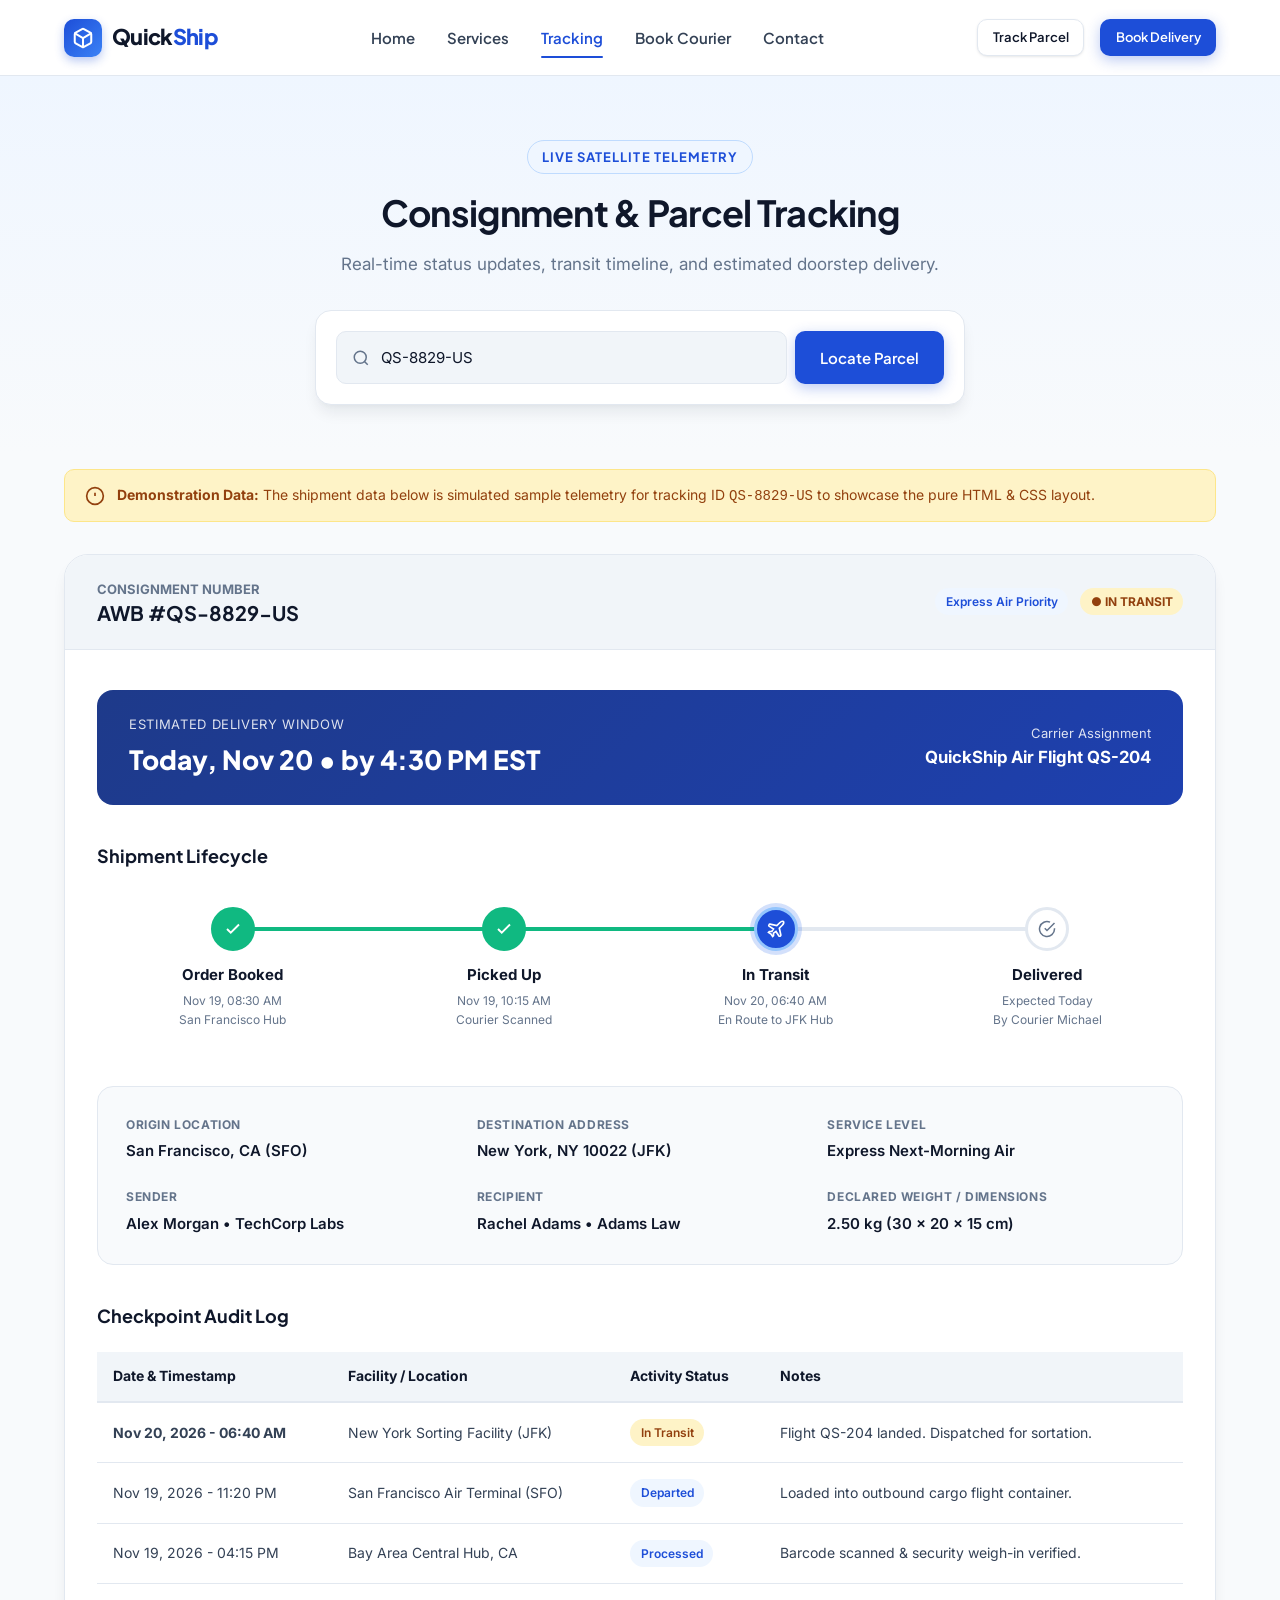
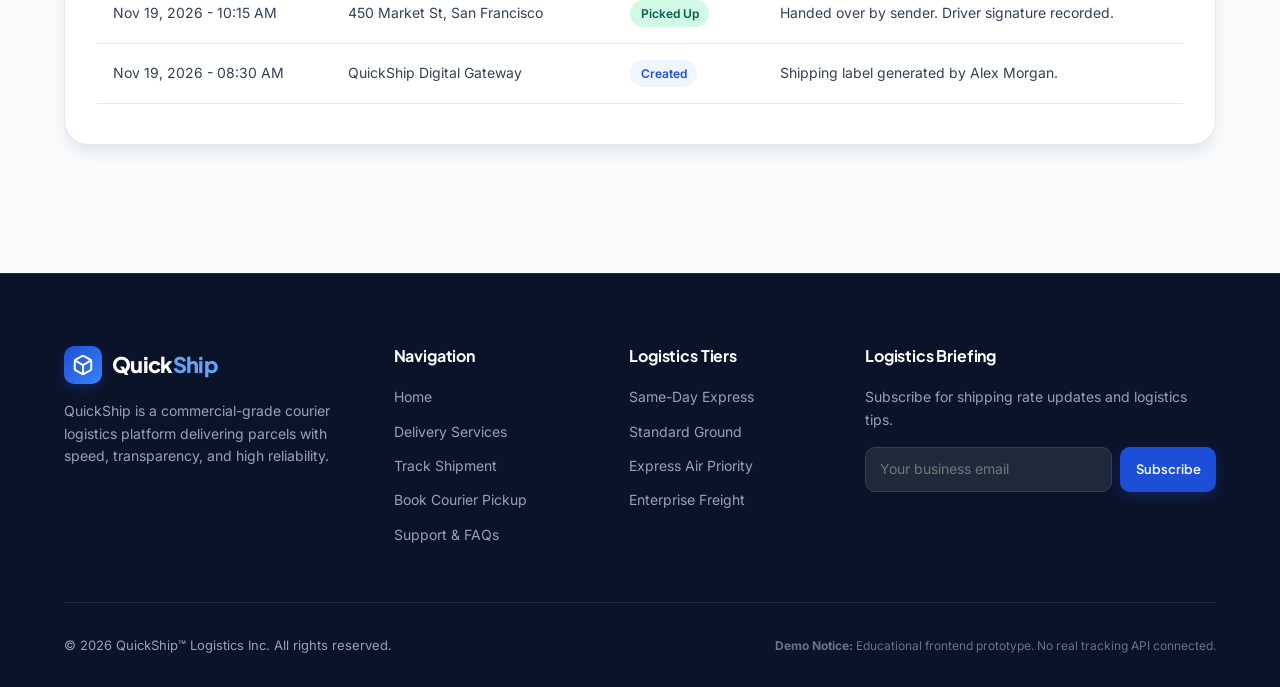
<file: tracking.html>
<!DOCTYPE html>
<html lang="en">
<head>
  <meta charset="UTF-8">
  <meta name="viewport" content="width=device-width, initial-scale=1.0">
  <meta name="description" content="Track your QuickShip parcel live. View real-time GPS progress, milestone checkpoints, and estimated delivery times.">
  <title>Track Your Shipment | QuickShip™ Logistics</title>
  <link rel="stylesheet" href="css/style.css">
</head>
<body>

  <!-- ========================================================================
       1. Top Header & Navigation
       ======================================================================== -->
  <header class="site-header">
    <div class="container nav-container">
      <a href="index.html" class="brand-logo" aria-label="QuickShip Logistics Home">
        <div class="brand-icon">
          <svg width="22" height="22" viewBox="0 0 24 24" fill="none" stroke="currentColor" stroke-width="2.2" stroke-linecap="round" stroke-linejoin="round">
            <path d="M21 16V8a2 2 0 0 0-1-1.73l-7-4a2 2 0 0 0-2 0l-7 4A2 2 0 0 0 3 8v8a2 2 0 0 0 1 1.73l7 4a2 2 0 0 0 2 0l7-4A2 2 0 0 0 21 16z"></path>
            <polyline points="3.27 6.96 12 12.01 20.73 6.96"></polyline>
            <line x1="12" y1="22.08" x2="12" y2="12"></line>
          </svg>
        </div>
        <span class="brand-text">Quick<span>Ship</span></span>
      </a>

      <input type="checkbox" id="nav-toggle" class="nav-toggle" aria-label="Toggle navigation menu">
      <label for="nav-toggle" class="nav-toggle-label" title="Toggle Navigation">
        <span></span>
        <span></span>
        <span></span>
      </label>

      <nav class="nav-menu" aria-label="Primary Navigation">
        <a href="index.html" class="nav-link">Home</a>
        <a href="services.html" class="nav-link">Services</a>
        <a href="tracking.html" class="nav-link active">Tracking</a>
        <a href="booking.html" class="nav-link">Book Courier</a>
        <a href="contact.html" class="nav-link">Contact</a>
      </nav>

      <div class="nav-actions">
        <a href="tracking.html" class="btn btn-secondary btn-sm">Track Parcel</a>
        <a href="booking.html" class="btn btn-primary btn-sm">Book Delivery</a>
      </div>
    </div>
  </header>

  <!-- ========================================================================
       2. Tracking Header & Search Input
       ======================================================================== -->
  <section class="tracking-hero">
    <div class="container">
      <span class="section-tag">Live Satellite Telemetry</span>
      <h1 class="section-title">Consignment & Parcel Tracking</h1>
      <p class="section-subtitle">Real-time status updates, transit timeline, and estimated doorstep delivery.</p>

      <div class="tracking-search-box">
        <form action="tracking.html" method="GET" class="track-form">
          <div class="track-input-wrap">
            <svg viewBox="0 0 24 24" fill="none" stroke="currentColor" stroke-width="2">
              <circle cx="11" cy="11" r="8"></circle>
              <line x1="21" y1="21" x2="16.65" y2="16.65"></line>
            </svg>
            <input 
              type="text" 
              name="id" 
              class="track-input" 
              placeholder="Enter Consignment or Tracking Number" 
              value="QS-8829-US" 
              required
              aria-label="Tracking Number"
            >
          </div>
          <button type="submit" class="btn btn-primary">Locate Parcel</button>
        </form>
      </div>
    </div>
  </section>

  <!-- ========================================================================
       3. Main Shipment Status Card & Timeline
       ======================================================================== -->
  <main class="section" style="padding-top: 1rem;">
    <div class="container">

      <!-- Prominent Demonstration Label -->
      <div class="demo-alert-banner">
        <svg viewBox="0 0 24 24" fill="none" stroke="currentColor" stroke-width="2">
          <circle cx="12" cy="12" r="10"></circle>
          <line x1="12" y1="8" x2="12" y2="12"></line>
          <line x1="12" y1="16" x2="12.01" y2="16"></line>
        </svg>
        <div>
          <strong>Demonstration Data:</strong> The shipment data below is simulated sample telemetry for tracking ID <code>QS-8829-US</code> to showcase the pure HTML & CSS layout.
        </div>
      </div>

      <!-- Main Tracking Card -->
      <div class="tracking-display-card">
        
        <!-- Header Bar -->
        <div class="tracking-header-bar">
          <div>
            <div style="font-size: 0.8125rem; color: var(--text-muted); text-transform: uppercase; font-weight: 700;">Consignment Number</div>
            <h2>AWB #QS-8829-US</h2>
          </div>
          <div style="display: flex; align-items: center; gap: 0.75rem;">
            <span class="badge badge-primary">Express Air Priority</span>
            <span class="badge badge-warning" style="background-color: #fef3c7; color: #92400e; font-weight: 700;">● IN TRANSIT</span>
          </div>
        </div>

        <div class="tracking-body-content">
          
          <!-- Estimated Delivery Banner Box -->
          <div style="display: flex; justify-content: space-between; align-items: center; background: linear-gradient(135deg, #1e3a8a 0%, #1e40af 100%); color: #ffffff; padding: 1.5rem 2rem; border-radius: var(--radius-lg); margin-bottom: 2.5rem; flex-wrap: wrap; gap: 1rem;">
            <div>
              <div style="font-size: 0.8125rem; text-transform: uppercase; letter-spacing: 0.05em; opacity: 0.85;">Estimated Delivery Window</div>
              <div style="font-size: 1.65rem; font-weight: 800; font-family: var(--font-heading); margin-top: 0.25rem;">
                Today, Nov 20 • by 4:30 PM EST
              </div>
            </div>
            <div style="text-align: right;">
              <div style="font-size: 0.8125rem; opacity: 0.85;">Carrier Assignment</div>
              <div style="font-weight: 700; font-size: 1.05rem;">QuickShip Air Flight QS-204</div>
            </div>
          </div>

          <!-- Visual Delivery Progress Timeline -->
          <h3 style="font-size: 1.125rem; margin-bottom: 1.5rem;">Shipment Lifecycle</h3>
          <div class="tracking-timeline">
            <div class="timeline-progress-fill"></div>

            <!-- Step 1: Completed -->
            <div class="timeline-step completed">
              <div class="step-node">
                <svg width="18" height="18" viewBox="0 0 24 24" fill="none" stroke="currentColor" stroke-width="2.5"><polyline points="20 6 9 17 4 12"></polyline></svg>
              </div>
              <div class="step-status-title">Order Booked</div>
              <div class="step-timestamp">Nov 19, 08:30 AM<br>San Francisco Hub</div>
            </div>

            <!-- Step 2: Completed -->
            <div class="timeline-step completed">
              <div class="step-node">
                <svg width="18" height="18" viewBox="0 0 24 24" fill="none" stroke="currentColor" stroke-width="2.5"><polyline points="20 6 9 17 4 12"></polyline></svg>
              </div>
              <div class="step-status-title">Picked Up</div>
              <div class="step-timestamp">Nov 19, 10:15 AM<br>Courier Scanned</div>
            </div>

            <!-- Step 3: Active In-Transit -->
            <div class="timeline-step active">
              <div class="step-node">
                <svg width="20" height="20" viewBox="0 0 24 24" fill="none" stroke="currentColor" stroke-width="2">
                  <path d="M17.8 19.2 16 11l3.5-3.5C21 6 21.5 4 21 3c-1-.5-3 0-4.5 1.5L13 8 4.8 6.2c-.5-.1-.9.1-1.1.5l-.3.5c-.2.5-.1 1 .3 1.3L9 12l-2 3H4l-1 1 3 2 2 3 1-1v-3l3-2 3.5 5.3c.3.4.8.5 1.3.3l.5-.2c.4-.3.6-.7.5-1.2z"></path>
                </svg>
              </div>
              <div class="step-status-title">In Transit</div>
              <div class="step-timestamp">Nov 20, 06:40 AM<br>En Route to JFK Hub</div>
            </div>

            <!-- Step 4: Pending -->
            <div class="timeline-step">
              <div class="step-node">
                <svg width="18" height="18" viewBox="0 0 24 24" fill="none" stroke="currentColor" stroke-width="2">
                  <path d="M22 11.08V12a10 10 0 1 1-5.93-9.14"></path>
                  <polyline points="22 4 12 14.01 9 11.01"></polyline>
                </svg>
              </div>
              <div class="step-status-title">Delivered</div>
              <div class="step-timestamp">Expected Today<br>By Courier Michael</div>
            </div>
          </div>

          <!-- Shipment Meta Details Grid -->
          <div class="shipment-details-grid">
            <div class="shipment-info-block">
              <span class="shipment-label">Origin Location</span>
              <span class="shipment-value">San Francisco, CA (SFO)</span>
            </div>

            <div class="shipment-info-block">
              <span class="shipment-label">Destination Address</span>
              <span class="shipment-value">New York, NY 10022 (JFK)</span>
            </div>

            <div class="shipment-info-block">
              <span class="shipment-label">Service Level</span>
              <span class="shipment-value">Express Next-Morning Air</span>
            </div>

            <div class="shipment-info-block">
              <span class="shipment-label">Sender</span>
              <span class="shipment-value">Alex Morgan • TechCorp Labs</span>
            </div>

            <div class="shipment-info-block">
              <span class="shipment-label">Recipient</span>
              <span class="shipment-value">Rachel Adams • Adams Law</span>
            </div>

            <div class="shipment-info-block">
              <span class="shipment-label">Declared Weight / Dimensions</span>
              <span class="shipment-value">2.50 kg (30 × 20 × 15 cm)</span>
            </div>
          </div>

          <!-- Activity History Table -->
          <div class="history-section">
            <h3 style="font-size: 1.125rem; margin-bottom: 0.5rem;">Checkpoint Audit Log</h3>
            <div style="overflow-x: auto;">
              <table class="history-table">
                <thead>
                  <tr>
                    <th>Date & Timestamp</th>
                    <th>Facility / Location</th>
                    <th>Activity Status</th>
                    <th>Notes</th>
                  </tr>
                </thead>
                <tbody>
                  <tr>
                    <td><strong>Nov 20, 2026 - 06:40 AM</strong></td>
                    <td>New York Sorting Facility (JFK)</td>
                    <td><span class="badge badge-warning">In Transit</span></td>
                    <td>Flight QS-204 landed. Dispatched for sortation.</td>
                  </tr>
                  <tr>
                    <td>Nov 19, 2026 - 11:20 PM</td>
                    <td>San Francisco Air Terminal (SFO)</td>
                    <td><span class="badge badge-primary">Departed</span></td>
                    <td>Loaded into outbound cargo flight container.</td>
                  </tr>
                  <tr>
                    <td>Nov 19, 2026 - 04:15 PM</td>
                    <td>Bay Area Central Hub, CA</td>
                    <td><span class="badge badge-primary">Processed</span></td>
                    <td>Barcode scanned & security weigh-in verified.</td>
                  </tr>
                  <tr>
                    <td>Nov 19, 2026 - 10:15 AM</td>
                    <td>450 Market St, San Francisco</td>
                    <td><span class="badge badge-success">Picked Up</span></td>
                    <td>Handed over by sender. Driver signature recorded.</td>
                  </tr>
                  <tr>
                    <td>Nov 19, 2026 - 08:30 AM</td>
                    <td>QuickShip Digital Gateway</td>
                    <td><span class="badge badge-primary">Created</span></td>
                    <td>Shipping label generated by Alex Morgan.</td>
                  </tr>
                </tbody>
              </table>
            </div>
          </div>

        </div>
      </div>

    </div>
  </main>

  <!-- ========================================================================
       4. Professional Footer
       ======================================================================== -->
  <footer class="site-footer">
    <div class="container">
      <div class="footer-grid">
        <div class="footer-brand">
          <a href="index.html" class="brand-logo footer-logo">
            <div class="brand-icon">
              <svg width="22" height="22" viewBox="0 0 24 24" fill="none" stroke="currentColor" stroke-width="2.2">
                <path d="M21 16V8a2 2 0 0 0-1-1.73l-7-4a2 2 0 0 0-2 0l-7 4A2 2 0 0 0 3 8v8a2 2 0 0 0 1 1.73l7 4a2 2 0 0 0 2 0l7-4A2 2 0 0 0 21 16z"></path>
                <polyline points="3.27 6.96 12 12.01 20.73 6.96"></polyline>
                <line x1="12" y1="22.08" x2="12" y2="12"></line>
              </svg>
            </div>
            <span>Quick<span style="color: #60a5fa;">Ship</span></span>
          </a>
          <p class="footer-desc">
            QuickShip is a commercial-grade courier logistics platform delivering parcels with speed, transparency, and high reliability.
          </p>
        </div>

        <div>
          <h4 class="footer-heading">Navigation</h4>
          <ul class="footer-links">
            <li><a href="index.html">Home</a></li>
            <li><a href="services.html">Delivery Services</a></li>
            <li><a href="tracking.html">Track Shipment</a></li>
            <li><a href="booking.html">Book Courier Pickup</a></li>
            <li><a href="contact.html">Support & FAQs</a></li>
          </ul>
        </div>

        <div>
          <h4 class="footer-heading">Logistics Tiers</h4>
          <ul class="footer-links">
            <li><a href="services.html">Same-Day Express</a></li>
            <li><a href="services.html">Standard Ground</a></li>
            <li><a href="services.html">Express Air Priority</a></li>
            <li><a href="services.html">Enterprise Freight</a></li>
          </ul>
        </div>

        <div>
          <h4 class="footer-heading">Logistics Briefing</h4>
          <p class="footer-newsletter-text">Subscribe for shipping rate updates and logistics tips.</p>
          <form class="newsletter-form" action="#" method="POST" onsubmit="return false;">
            <input type="email" class="newsletter-input" placeholder="Your business email" required aria-label="Business Email">
            <button type="submit" class="btn btn-primary btn-sm">Subscribe</button>
          </form>
        </div>
      </div>

      <div class="footer-bottom">
        <div>&copy; 2026 QuickShip™ Logistics Inc. All rights reserved.</div>
        <div class="footer-disclaimer">
          <strong>Demo Notice:</strong> Educational frontend prototype. No real tracking API connected.
        </div>
      </div>
    </div>
  </footer>

</body>
</html>
</file>
<file: css/style.css>
/* ==========================================================================
   QuickShip™ Logistics - Enterprise Courier & Parcel Delivery System
   Pure CSS3 Design System (No Frameworks, No JavaScript)
   ========================================================================== */

@import url('https://fonts.googleapis.com/css2?family=Plus+Jakarta+Sans:wght@400;500;600;700;800&family=Inter:wght@400;500;600&display=swap');

/* --------------------------------------------------------------------------
   1. CSS Custom Properties (Design Tokens)
   -------------------------------------------------------------------------- */
:root {
  /* Brand Palette */
  --primary: #1d4ed8;          /* Vibrant royal blue */
  --primary-hover: #1e40af;    /* Darker shade for hover */
  --primary-subtle: #eff6ff;   /* Light blue background tint */
  --primary-border: #bfdbfe;   /* Border highlight */
  
  --secondary: #0f172a;        /* Deep slate navy */
  --secondary-light: #1e293b;  /* Lighter navy */
  
  --accent: #0284c7;           /* Sky blue accent */
  --accent-amber: #f59e0b;     /* Amber/orange for in-transit/warnings */
  --accent-green: #10b981;     /* Emerald for delivered/success */
  --accent-purple: #8b5cf6;    /* Purple for express services */

  /* Neutral Tones */
  --text-dark: #0f172a;        /* High-contrast headings */
  --text-body: #334155;        /* Readable body typography */
  --text-muted: #64748b;       /* Secondary details & labels */
  --text-light: #94a3b8;       /* Subtle hints */
  --text-white: #ffffff;
  
  --bg-page: #f8fafc;          /* Ultra-clean slate background */
  --bg-surface: #ffffff;       /* Pure white card surface */
  --bg-alt: #f1f5f9;          /* Section contrast background */
  --bg-dark: #0b1329;          /* Deep footer/hero dark surface */
  
  --border-light: #e2e8f0;     /* Default subtle borders */
  --border-focus: #3b82f6;     /* Accessible form focus */
  
  /* Shadows & Elevation */
  --shadow-xs: 0 1px 2px 0 rgba(15, 23, 42, 0.05);
  --shadow-sm: 0 1px 3px 0 rgba(15, 23, 42, 0.08), 0 1px 2px -1px rgba(15, 23, 42, 0.08);
  --shadow-md: 0 4px 6px -1px rgba(15, 23, 42, 0.08), 0 2px 4px -2px rgba(15, 23, 42, 0.06);
  --shadow-lg: 0 10px 15px -3px rgba(15, 23, 42, 0.08), 0 4px 6px -4px rgba(15, 23, 42, 0.04);
  --shadow-xl: 0 20px 25px -5px rgba(15, 23, 42, 0.1), 0 8px 10px -6px rgba(15, 23, 42, 0.04);
  --shadow-glow: 0 0 25px -5px rgba(29, 78, 216, 0.35);

  /* Radius */
  --radius-sm: 6px;
  --radius-md: 10px;
  --radius-lg: 16px;
  --radius-xl: 24px;
  --radius-full: 9999px;

  /* Typography */
  --font-heading: 'Plus Jakarta Sans', system-ui, -apple-system, sans-serif;
  --font-body: 'Inter', system-ui, -apple-system, sans-serif;
  
  /* Layout Transitions */
  --transition: all 0.25s cubic-bezier(0.4, 0, 0.2, 1);
  --transition-slow: all 0.4s cubic-bezier(0.4, 0, 0.2, 1);
  
  /* Layout constraints */
  --container-max: 1200px;
  --nav-height: 76px;
}

/* --------------------------------------------------------------------------
   2. Reset & Baseline Styles
   -------------------------------------------------------------------------- */
*, *::before, *::after {
  box-sizing: border-box;
  margin: 0;
  padding: 0;
}

html {
  font-size: 16px;
  scroll-behavior: smooth;
  -webkit-text-size-adjust: 100%;
}

body {
  font-family: var(--font-body);
  color: var(--text-body);
  background-color: var(--bg-page);
  line-height: 1.6;
  min-height: 100vh;
  display: flex;
  flex-direction: column;
  overflow-x: hidden;
}

img, svg {
  display: block;
  max-width: 100%;
}

a {
  color: var(--primary);
  text-decoration: none;
  transition: var(--transition);
}

a:hover {
  color: var(--primary-hover);
}

button, input, select, textarea {
  font: inherit;
  color: inherit;
}

h1, h2, h3, h4, h5, h6 {
  font-family: var(--font-heading);
  color: var(--text-dark);
  line-height: 1.25;
  font-weight: 700;
}

/* --------------------------------------------------------------------------
   3. Reusable Layout Utilities
   -------------------------------------------------------------------------- */
.container {
  width: 100%;
  max-width: var(--container-max);
  margin-left: auto;
  margin-right: auto;
  padding-left: 1.5rem;
  padding-right: 1.5rem;
}

.section {
  padding-top: 5rem;
  padding-bottom: 5rem;
}

.section-alt {
  background-color: var(--bg-alt);
}

.section-dark {
  background-color: var(--secondary);
  color: #e2e8f0;
}

.section-header {
  text-align: center;
  max-width: 680px;
  margin: 0 auto 3.5rem;
}

.section-tag {
  display: inline-flex;
  align-items: center;
  gap: 0.5rem;
  font-family: var(--font-heading);
  font-size: 0.8125rem;
  font-weight: 700;
  text-transform: uppercase;
  letter-spacing: 0.08em;
  color: var(--primary);
  background-color: var(--primary-subtle);
  border: 1px solid var(--primary-border);
  padding: 0.35rem 0.85rem;
  border-radius: var(--radius-full);
  margin-bottom: 1rem;
}

.section-title {
  font-size: 2.25rem;
  margin-bottom: 1rem;
  letter-spacing: -0.02em;
}

.section-subtitle {
  font-size: 1.0625rem;
  color: var(--text-muted);
}

/* Flex & Grid Helper Classes */
.flex { display: flex; }
.flex-col { flex-direction: column; }
.items-center { align-items: center; }
.justify-between { justify-content: space-between; }
.justify-center { justify-content: center; }
.gap-1 { gap: 0.5rem; }
.gap-2 { gap: 1rem; }
.gap-3 { gap: 1.5rem; }
.gap-4 { gap: 2rem; }

/* --------------------------------------------------------------------------
   4. Buttons & Interactive Elements
   -------------------------------------------------------------------------- */
.btn {
  display: inline-flex;
  align-items: center;
  justify-content: center;
  gap: 0.5rem;
  font-family: var(--font-heading);
  font-weight: 600;
  font-size: 0.9375rem;
  padding: 0.75rem 1.5rem;
  border-radius: var(--radius-md);
  border: 1px solid transparent;
  cursor: pointer;
  transition: var(--transition);
  text-align: center;
  white-space: nowrap;
}

.btn-primary {
  background-color: var(--primary);
  color: var(--text-white);
  box-shadow: 0 4px 14px rgba(29, 78, 216, 0.3);
}

.btn-primary:hover {
  background-color: var(--primary-hover);
  color: var(--text-white);
  transform: translateY(-2px);
  box-shadow: 0 6px 20px rgba(29, 78, 216, 0.4);
}

.btn-secondary {
  background-color: var(--bg-surface);
  color: var(--text-dark);
  border-color: var(--border-light);
  box-shadow: var(--shadow-sm);
}

.btn-secondary:hover {
  background-color: var(--bg-alt);
  color: var(--primary);
  border-color: var(--primary-border);
  transform: translateY(-2px);
}

.btn-dark {
  background-color: var(--secondary);
  color: var(--text-white);
}

.btn-dark:hover {
  background-color: var(--secondary-light);
  color: var(--text-white);
  transform: translateY(-2px);
}

.btn-block {
  width: 100%;
}

.btn-lg {
  padding: 0.9rem 1.85rem;
  font-size: 1rem;
}

.btn-sm {
  padding: 0.45rem 0.9rem;
  font-size: 0.8125rem;
}

/* Badges */
.badge {
  display: inline-flex;
  align-items: center;
  gap: 0.35rem;
  padding: 0.25rem 0.65rem;
  font-size: 0.75rem;
  font-weight: 600;
  border-radius: var(--radius-full);
}

.badge-success {
  background-color: #d1fae5;
  color: #065f46;
}

.badge-warning {
  background-color: #fef3c7;
  color: #92400e;
}

.badge-primary {
  background-color: var(--primary-subtle);
  color: var(--primary);
}

.badge-purple {
  background-color: #ede9fe;
  color: #5b21b6;
}

/* --------------------------------------------------------------------------
   5. Global Header & Pure-CSS Navigation
   -------------------------------------------------------------------------- */
.site-header {
  position: sticky;
  top: 0;
  width: 100%;
  height: var(--nav-height);
  background-color: rgba(255, 255, 255, 0.94);
  backdrop-filter: blur(12px);
  -webkit-backdrop-filter: blur(12px);
  border-bottom: 1px solid var(--border-light);
  z-index: 999;
  display: flex;
  align-items: center;
}

.nav-container {
  display: flex;
  align-items: center;
  justify-content: space-between;
  width: 100%;
}

/* Brand Logo */
.brand-logo {
  display: flex;
  align-items: center;
  gap: 0.625rem;
  font-family: var(--font-heading);
  font-size: 1.35rem;
  font-weight: 800;
  color: var(--secondary);
  letter-spacing: -0.03em;
}

.brand-logo:hover {
  color: var(--primary);
}

.brand-icon {
  width: 38px;
  height: 38px;
  background: linear-gradient(135deg, var(--primary) 0%, #3b82f6 100%);
  border-radius: var(--radius-md);
  display: flex;
  align-items: center;
  justify-content: center;
  color: #ffffff;
  box-shadow: 0 4px 10px rgba(29, 78, 216, 0.3);
}

.brand-text span {
  color: var(--primary);
}

/* Desktop Nav Links */
.nav-menu {
  display: flex;
  align-items: center;
  gap: 2rem;
  list-style: none;
}

.nav-link {
  font-family: var(--font-heading);
  font-size: 0.9375rem;
  font-weight: 600;
  color: var(--text-body);
  position: relative;
  padding: 0.5rem 0;
}

.nav-link:hover {
  color: var(--primary);
}

.nav-link.active {
  color: var(--primary);
}

.nav-link.active::after {
  content: '';
  position: absolute;
  bottom: 0;
  left: 0;
  width: 100%;
  height: 2px;
  background-color: var(--primary);
  border-radius: var(--radius-full);
}

.nav-actions {
  display: flex;
  align-items: center;
  gap: 1rem;
}

/* Pure CSS Mobile Navigation Toggle (Checkbox Hack) */
.nav-toggle {
  display: none;
}

.nav-toggle-label {
  display: none;
  cursor: pointer;
  width: 40px;
  height: 40px;
  border-radius: var(--radius-md);
  border: 1px solid var(--border-light);
  background-color: var(--bg-surface);
  align-items: center;
  justify-content: center;
  flex-direction: column;
  gap: 5px;
  transition: var(--transition);
}

.nav-toggle-label span {
  display: block;
  width: 20px;
  height: 2px;
  background-color: var(--text-dark);
  transition: var(--transition);
  border-radius: 2px;
}

/* --------------------------------------------------------------------------
   6. Home Page Hero & Interactive Quick Track
   -------------------------------------------------------------------------- */
.hero-section {
  position: relative;
  padding: 5rem 0 6rem;
  background: radial-gradient(circle at 80% 20%, #dbeafe 0%, #f8fafc 60%);
  overflow: hidden;
}

.hero-grid {
  display: grid;
  grid-template-columns: 1.15fr 0.85fr;
  align-items: center;
  gap: 3.5rem;
}

.hero-content {
  max-width: 620px;
}

.hero-badge {
  display: inline-flex;
  align-items: center;
  gap: 0.5rem;
  padding: 0.4rem 0.9rem;
  background-color: var(--bg-surface);
  border: 1px solid var(--border-light);
  border-radius: var(--radius-full);
  font-size: 0.8125rem;
  font-weight: 600;
  color: var(--secondary);
  box-shadow: var(--shadow-xs);
  margin-bottom: 1.5rem;
}

.hero-badge-pill {
  background-color: var(--primary);
  color: #fff;
  font-size: 0.6875rem;
  padding: 0.15rem 0.5rem;
  border-radius: var(--radius-full);
  text-transform: uppercase;
  font-weight: 700;
}

.hero-title {
  font-size: 3.25rem;
  font-weight: 800;
  letter-spacing: -0.035em;
  margin-bottom: 1.25rem;
  color: var(--secondary);
}

.hero-title span {
  color: var(--primary);
  background: linear-gradient(135deg, var(--primary) 0%, #0284c7 100%);
  -webkit-background-clip: text;
  -webkit-text-fill-color: transparent;
}

.hero-desc {
  font-size: 1.125rem;
  color: var(--text-muted);
  margin-bottom: 2.25rem;
  line-height: 1.7;
}

/* Quick Tracking Input Card (Hero Component) */
.quick-track-card {
  background-color: var(--bg-surface);
  border: 1px solid var(--border-light);
  padding: 1.5rem;
  border-radius: var(--radius-lg);
  box-shadow: var(--shadow-lg);
  margin-bottom: 2rem;
}

.quick-track-title {
  font-size: 0.875rem;
  font-weight: 700;
  text-transform: uppercase;
  letter-spacing: 0.05em;
  color: var(--text-dark);
  margin-bottom: 0.75rem;
  display: flex;
  align-items: center;
  gap: 0.5rem;
}

.track-form {
  display: flex;
  gap: 0.5rem;
}

.track-input-wrap {
  position: relative;
  flex: 1;
}

.track-input-wrap svg {
  position: absolute;
  left: 1rem;
  top: 50%;
  transform: translateY(-50%);
  color: var(--text-muted);
  width: 18px;
  height: 18px;
}

.track-input {
  width: 100%;
  padding: 0.85rem 1rem 0.85rem 2.75rem;
  font-size: 0.9375rem;
  border: 1px solid var(--border-light);
  border-radius: var(--radius-md);
  background-color: var(--bg-alt);
  color: var(--text-dark);
  transition: var(--transition);
}

.track-input:focus {
  outline: none;
  background-color: #ffffff;
  border-color: var(--primary);
  box-shadow: 0 0 0 3px rgba(37, 99, 235, 0.15);
}

.track-examples {
  margin-top: 0.65rem;
  font-size: 0.75rem;
  color: var(--text-muted);
}

.track-examples code {
  background-color: var(--bg-alt);
  padding: 0.15rem 0.4rem;
  border-radius: 4px;
  font-family: monospace;
  color: var(--primary);
  font-weight: 600;
}

.hero-actions {
  display: flex;
  align-items: center;
  gap: 1.25rem;
  flex-wrap: wrap;
}

.trust-signals {
  display: flex;
  align-items: center;
  gap: 1.5rem;
  margin-top: 2rem;
  padding-top: 1.5rem;
  border-top: 1px solid var(--border-light);
  font-size: 0.8125rem;
  color: var(--text-muted);
}

.trust-item {
  display: flex;
  align-items: center;
  gap: 0.4rem;
}

.trust-item svg {
  color: var(--accent-green);
  width: 18px;
  height: 18px;
}

/* Hero Visual Showcase Graphic */
.hero-visual {
  position: relative;
}

.hero-card-stack {
  position: relative;
  width: 100%;
  max-width: 440px;
  margin: 0 auto;
}

.live-package-card {
  background: #ffffff;
  border-radius: var(--radius-xl);
  border: 1px solid var(--border-light);
  box-shadow: var(--shadow-xl);
  padding: 1.75rem;
  position: relative;
  z-index: 2;
}

.live-package-header {
  display: flex;
  align-items: center;
  justify-content: space-between;
  border-bottom: 1px solid var(--border-light);
  padding-bottom: 1rem;
  margin-bottom: 1.25rem;
}

.tracking-num-tag {
  font-family: monospace;
  font-weight: 700;
  font-size: 0.875rem;
  color: var(--secondary);
}

.package-route {
  display: flex;
  justify-content: space-between;
  align-items: center;
  margin-bottom: 1.5rem;
  background-color: var(--bg-page);
  padding: 1rem;
  border-radius: var(--radius-md);
}

.route-stop {
  text-align: left;
}

.route-stop.destination {
  text-align: right;
}

.city-code {
  font-family: var(--font-heading);
  font-size: 1.25rem;
  font-weight: 800;
  color: var(--text-dark);
}

.city-name {
  font-size: 0.75rem;
  color: var(--text-muted);
}

.route-line {
  flex: 1;
  margin: 0 1rem;
  display: flex;
  flex-direction: column;
  align-items: center;
  gap: 0.25rem;
}

.route-bar {
  width: 100%;
  height: 3px;
  background: linear-gradient(90deg, var(--accent-green) 65%, var(--border-light) 65%);
  border-radius: var(--radius-full);
  position: relative;
}

.route-plane-icon {
  width: 16px;
  height: 16px;
  color: var(--primary);
}

.package-progress-info {
  display: flex;
  justify-content: space-between;
  align-items: center;
  font-size: 0.8125rem;
  color: var(--text-body);
  margin-bottom: 1rem;
}

.driver-pill {
  display: flex;
  align-items: center;
  gap: 0.75rem;
  background-color: var(--primary-subtle);
  border: 1px solid var(--primary-border);
  padding: 0.75rem 1rem;
  border-radius: var(--radius-md);
}

.driver-avatar {
  width: 36px;
  height: 36px;
  background-color: var(--primary);
  color: #fff;
  border-radius: var(--radius-full);
  display: flex;
  align-items: center;
  justify-content: center;
  font-weight: 700;
  font-size: 0.875rem;
}

.driver-details {
  font-size: 0.8125rem;
}

.driver-name {
  font-weight: 700;
  color: var(--text-dark);
}

/* Floating decorative card */
.floating-stat-card {
  position: absolute;
  bottom: -1.5rem;
  left: -2rem;
  background: rgba(255, 255, 255, 0.98);
  border: 1px solid var(--border-light);
  border-radius: var(--radius-lg);
  padding: 1rem 1.25rem;
  box-shadow: var(--shadow-lg);
  display: flex;
  align-items: center;
  gap: 0.875rem;
  z-index: 3;
}

.stat-icon-wrap {
  width: 42px;
  height: 42px;
  border-radius: var(--radius-md);
  background-color: #d1fae5;
  color: #065f46;
  display: flex;
  align-items: center;
  justify-content: center;
}

.stat-metric {
  font-weight: 800;
  font-size: 1.125rem;
  color: var(--text-dark);
  line-height: 1.1;
}

.stat-label {
  font-size: 0.75rem;
  color: var(--text-muted);
}

/* --------------------------------------------------------------------------
   7. Stats Section
   -------------------------------------------------------------------------- */
.stats-bar {
  background-color: var(--bg-surface);
  border-top: 1px solid var(--border-light);
  border-bottom: 1px solid var(--border-light);
  padding: 2.5rem 0;
}

.stats-grid {
  display: grid;
  grid-template-columns: repeat(4, 1fr);
  gap: 2rem;
  text-align: center;
}

.stat-item {
  border-right: 1px solid var(--border-light);
  padding: 0 1rem;
}

.stat-item:last-child {
  border-right: none;
}

.stat-number {
  font-family: var(--font-heading);
  font-size: 2.25rem;
  font-weight: 800;
  color: var(--primary);
  letter-spacing: -0.02em;
}

.stat-title {
  font-size: 0.875rem;
  color: var(--text-muted);
  font-weight: 500;
  margin-top: 0.25rem;
}

/* --------------------------------------------------------------------------
   8. Delivery Services Grid
   -------------------------------------------------------------------------- */
.services-grid {
  display: grid;
  grid-template-columns: repeat(auto-fit, minmax(260px, 1fr));
  gap: 2rem;
}

.service-card {
  background-color: var(--bg-surface);
  border: 1px solid var(--border-light);
  border-radius: var(--radius-lg);
  padding: 2rem;
  transition: var(--transition);
  display: flex;
  flex-direction: column;
  position: relative;
  overflow: hidden;
}

.service-card::before {
  content: '';
  position: absolute;
  top: 0;
  left: 0;
  width: 100%;
  height: 4px;
  background-color: transparent;
  transition: var(--transition);
}

.service-card:hover {
  transform: translateY(-6px);
  box-shadow: var(--shadow-xl);
  border-color: var(--primary-border);
}

.service-card:hover::before {
  background-color: var(--primary);
}

.service-icon-box {
  width: 54px;
  height: 54px;
  border-radius: var(--radius-md);
  background-color: var(--primary-subtle);
  color: var(--primary);
  display: flex;
  align-items: center;
  justify-content: center;
  margin-bottom: 1.5rem;
  transition: var(--transition);
}

.service-card:hover .service-icon-box {
  background-color: var(--primary);
  color: #ffffff;
}

.service-card-title {
  font-size: 1.25rem;
  margin-bottom: 0.75rem;
}

.service-card-desc {
  font-size: 0.9375rem;
  color: var(--text-muted);
  margin-bottom: 1.5rem;
  flex-grow: 1;
}

.service-features-list {
  list-style: none;
  margin-bottom: 1.75rem;
  display: flex;
  flex-direction: column;
  gap: 0.65rem;
  font-size: 0.875rem;
  color: var(--text-body);
}

.service-features-list li {
  display: flex;
  align-items: center;
  gap: 0.5rem;
}

.service-features-list svg {
  color: var(--accent-green);
  width: 16px;
  height: 16px;
  flex-shrink: 0;
}

/* --------------------------------------------------------------------------
   9. "How It Works" Section
   -------------------------------------------------------------------------- */
.how-it-works-grid {
  display: grid;
  grid-template-columns: repeat(4, 1fr);
  gap: 2rem;
  position: relative;
}

.step-card {
  background: var(--bg-surface);
  border: 1px solid var(--border-light);
  border-radius: var(--radius-lg);
  padding: 2rem 1.5rem;
  text-align: center;
  position: relative;
  transition: var(--transition);
}

.step-card:hover {
  transform: translateY(-4px);
  box-shadow: var(--shadow-md);
  border-color: var(--primary-border);
}

.step-badge {
  width: 44px;
  height: 44px;
  border-radius: var(--radius-full);
  background-color: var(--primary);
  color: #fff;
  font-family: var(--font-heading);
  font-weight: 800;
  font-size: 1.125rem;
  display: flex;
  align-items: center;
  justify-content: center;
  margin: 0 auto 1.25rem;
  box-shadow: 0 4px 10px rgba(29, 78, 216, 0.3);
}

.step-icon-wrap {
  width: 48px;
  height: 48px;
  margin: 0 auto 1rem;
  color: var(--secondary);
}

.step-title {
  font-size: 1.125rem;
  margin-bottom: 0.5rem;
}

.step-desc {
  font-size: 0.875rem;
  color: var(--text-muted);
}

/* --------------------------------------------------------------------------
   10. "Why Choose QuickShip" Grid
   -------------------------------------------------------------------------- */
.features-grid {
  display: grid;
  grid-template-columns: repeat(auto-fit, minmax(320px, 1fr));
  gap: 2rem;
}

.feature-box {
  display: flex;
  gap: 1.25rem;
  background: var(--bg-surface);
  border: 1px solid var(--border-light);
  border-radius: var(--radius-lg);
  padding: 1.75rem;
  transition: var(--transition);
}

.feature-box:hover {
  border-color: var(--primary-border);
  box-shadow: var(--shadow-md);
}

.feature-icon-circle {
  width: 48px;
  height: 48px;
  border-radius: var(--radius-md);
  background-color: var(--primary-subtle);
  color: var(--primary);
  display: flex;
  align-items: center;
  justify-content: center;
  flex-shrink: 0;
}

.feature-title {
  font-size: 1.125rem;
  margin-bottom: 0.5rem;
}

.feature-desc {
  font-size: 0.875rem;
  color: var(--text-muted);
  line-height: 1.6;
}

/* --------------------------------------------------------------------------
   11. Testimonials Section
   -------------------------------------------------------------------------- */
.testimonials-grid {
  display: grid;
  grid-template-columns: repeat(auto-fit, minmax(320px, 1fr));
  gap: 2rem;
}

.testimonial-card {
  background: var(--bg-surface);
  border: 1px solid var(--border-light);
  border-radius: var(--radius-lg);
  padding: 2rem;
  box-shadow: var(--shadow-sm);
  display: flex;
  flex-direction: column;
  justify-content: space-between;
}

.rating-stars {
  display: flex;
  gap: 0.25rem;
  color: var(--accent-amber);
  margin-bottom: 1rem;
}

.rating-stars svg {
  width: 18px;
  height: 18px;
  fill: currentColor;
}

.testimonial-quote {
  font-size: 0.9375rem;
  color: var(--text-body);
  font-style: italic;
  margin-bottom: 1.5rem;
  line-height: 1.7;
}

.client-profile {
  display: flex;
  align-items: center;
  gap: 0.875rem;
}

.client-avatar {
  width: 44px;
  height: 44px;
  border-radius: var(--radius-full);
  background-color: var(--bg-alt);
  border: 2px solid var(--primary-border);
  display: flex;
  align-items: center;
  justify-content: center;
  font-weight: 700;
  color: var(--primary);
  font-size: 0.9375rem;
}

.client-name {
  font-size: 0.9375rem;
  font-weight: 700;
  color: var(--text-dark);
}

.client-company {
  font-size: 0.8125rem;
  color: var(--text-muted);
}

/* --------------------------------------------------------------------------
   12. CTA Banner Section
   -------------------------------------------------------------------------- */
.cta-banner {
  background: linear-gradient(135deg, var(--secondary) 0%, #1e293b 100%);
  border-radius: var(--radius-xl);
  padding: 4rem 3rem;
  color: #ffffff;
  text-align: center;
  position: relative;
  overflow: hidden;
  box-shadow: var(--shadow-xl);
}

.cta-banner::before {
  content: '';
  position: absolute;
  top: -50%;
  right: -20%;
  width: 500px;
  height: 500px;
  background: radial-gradient(circle, rgba(37, 99, 235, 0.25) 0%, transparent 70%);
  pointer-events: none;
}

.cta-title {
  color: #ffffff;
  font-size: 2.5rem;
  margin-bottom: 1rem;
}

.cta-desc {
  color: #94a3b8;
  max-width: 600px;
  margin: 0 auto 2.25rem;
  font-size: 1.125rem;
}

.cta-buttons {
  display: flex;
  justify-content: center;
  gap: 1rem;
  flex-wrap: wrap;
}

/* --------------------------------------------------------------------------
   13. Global Footer
   -------------------------------------------------------------------------- */
.site-footer {
  background-color: var(--bg-dark);
  color: #94a3b8;
  padding: 4.5rem 0 2rem;
  border-top: 1px solid #1e293b;
  margin-top: auto;
}

.footer-grid {
  display: grid;
  grid-template-columns: 1.5fr 1fr 1fr 1.25fr;
  gap: 3rem;
  margin-bottom: 3.5rem;
}

.footer-brand {
  display: flex;
  flex-direction: column;
  gap: 1rem;
}

.footer-logo {
  color: #ffffff;
}

.footer-desc {
  font-size: 0.875rem;
  line-height: 1.6;
  max-width: 300px;
}

.footer-heading {
  color: #ffffff;
  font-size: 1rem;
  font-weight: 700;
  margin-bottom: 1.25rem;
  letter-spacing: -0.01em;
}

.footer-links {
  list-style: none;
  display: flex;
  flex-direction: column;
  gap: 0.75rem;
  font-size: 0.875rem;
}

.footer-links a {
  color: #94a3b8;
}

.footer-links a:hover {
  color: #ffffff;
  padding-left: 4px;
}

.footer-newsletter-text {
  font-size: 0.875rem;
  margin-bottom: 1rem;
}

.newsletter-form {
  display: flex;
  gap: 0.5rem;
}

.newsletter-input {
  background-color: #1e293b;
  border: 1px solid #334155;
  color: #ffffff;
  padding: 0.65rem 0.85rem;
  font-size: 0.875rem;
  border-radius: var(--radius-md);
  flex: 1;
}

.newsletter-input:focus {
  outline: none;
  border-color: var(--primary);
}

.footer-bottom {
  display: flex;
  justify-content: space-between;
  align-items: center;
  padding-top: 2rem;
  border-top: 1px solid #1e293b;
  font-size: 0.8125rem;
  flex-wrap: wrap;
  gap: 1rem;
}

.footer-disclaimer {
  color: #64748b;
  font-size: 0.75rem;
  max-width: 550px;
}

/* --------------------------------------------------------------------------
   14. Tracking Page Styles
   -------------------------------------------------------------------------- */
.tracking-hero {
  background: linear-gradient(180deg, #eff6ff 0%, var(--bg-page) 100%);
  padding: 4rem 0 3rem;
  text-align: center;
}

.tracking-search-box {
  max-width: 650px;
  margin: 2rem auto 0;
  background: var(--bg-surface);
  padding: 1.25rem;
  border-radius: var(--radius-lg);
  box-shadow: var(--shadow-lg);
  border: 1px solid var(--border-light);
}

/* Prototype Demo Disclaimer Banner */
.demo-alert-banner {
  display: flex;
  align-items: center;
  gap: 0.75rem;
  background-color: #fef3c7;
  border: 1px solid #fde68a;
  color: #92400e;
  padding: 0.85rem 1.25rem;
  border-radius: var(--radius-md);
  font-size: 0.875rem;
  margin-bottom: 2rem;
}

.demo-alert-banner svg {
  width: 20px;
  height: 20px;
  flex-shrink: 0;
}

/* Tracking Card Container */
.tracking-display-card {
  background: var(--bg-surface);
  border: 1px solid var(--border-light);
  border-radius: var(--radius-xl);
  box-shadow: var(--shadow-lg);
  overflow: hidden;
  margin-bottom: 3rem;
}

.tracking-header-bar {
  background-color: var(--bg-alt);
  padding: 1.5rem 2rem;
  border-bottom: 1px solid var(--border-light);
  display: flex;
  justify-content: space-between;
  align-items: center;
  flex-wrap: wrap;
  gap: 1rem;
}

.tracking-header-bar h2 {
  font-size: 1.25rem;
}

.tracking-body-content {
  padding: 2.5rem 2rem;
}

/* Visual Progress Timeline (CSS-Only Stepper) */
.tracking-timeline {
  display: grid;
  grid-template-columns: repeat(4, 1fr);
  position: relative;
  margin: 2.5rem 0 3.5rem;
}

.tracking-timeline::before {
  content: '';
  position: absolute;
  top: 20px;
  left: 12%;
  right: 12%;
  height: 4px;
  background-color: var(--border-light);
  z-index: 1;
}

.timeline-progress-fill {
  position: absolute;
  top: 20px;
  left: 12%;
  width: 50%; /* Active up to In-Transit */
  height: 4px;
  background-color: var(--accent-green);
  z-index: 2;
  transition: var(--transition-slow);
}

.timeline-step {
  display: flex;
  flex-direction: column;
  align-items: center;
  text-align: center;
  position: relative;
  z-index: 3;
}

.step-node {
  width: 44px;
  height: 44px;
  border-radius: var(--radius-full);
  background-color: var(--bg-surface);
  border: 3px solid var(--border-light);
  display: flex;
  align-items: center;
  justify-content: center;
  margin-bottom: 0.75rem;
  transition: var(--transition);
  color: var(--text-muted);
}

.timeline-step.completed .step-node {
  background-color: var(--accent-green);
  border-color: var(--accent-green);
  color: #ffffff;
}

.timeline-step.active .step-node {
  background-color: var(--primary);
  border-color: #93c5fd;
  color: #ffffff;
  box-shadow: 0 0 0 4px rgba(37, 99, 235, 0.2);
}

.step-status-title {
  font-size: 0.9375rem;
  font-weight: 700;
  color: var(--text-dark);
  margin-bottom: 0.25rem;
}

.step-timestamp {
  font-size: 0.75rem;
  color: var(--text-muted);
}

/* Shipment Info Grid */
.shipment-details-grid {
  display: grid;
  grid-template-columns: repeat(3, 1fr);
  gap: 1.5rem;
  background-color: var(--bg-page);
  border: 1px solid var(--border-light);
  border-radius: var(--radius-lg);
  padding: 1.75rem;
  margin-top: 2rem;
}

.shipment-info-block {
  display: flex;
  flex-direction: column;
  gap: 0.35rem;
}

.shipment-label {
  font-size: 0.75rem;
  text-transform: uppercase;
  letter-spacing: 0.05em;
  font-weight: 700;
  color: var(--text-muted);
}

.shipment-value {
  font-size: 0.9375rem;
  font-weight: 600;
  color: var(--text-dark);
}

/* Activity Log Table (Tracking History) */
.history-section {
  margin-top: 2.5rem;
}

.history-table {
  width: 100%;
  border-collapse: collapse;
  margin-top: 1rem;
  font-size: 0.875rem;
}

.history-table th {
  background-color: var(--bg-alt);
  color: var(--text-dark);
  text-align: left;
  padding: 0.85rem 1rem;
  font-weight: 700;
  border-bottom: 2px solid var(--border-light);
}

.history-table td {
  padding: 1rem;
  border-bottom: 1px solid var(--border-light);
  color: var(--text-body);
}

.history-table tr:hover td {
  background-color: var(--primary-subtle);
}

/* --------------------------------------------------------------------------
   15. Booking Page Form Styles
   -------------------------------------------------------------------------- */
.booking-page-layout {
  display: grid;
  grid-template-columns: 2fr 1fr;
  gap: 2.5rem;
  align-items: start;
}

.booking-form-card {
  background-color: var(--bg-surface);
  border: 1px solid var(--border-light);
  border-radius: var(--radius-xl);
  box-shadow: var(--shadow-md);
  padding: 2.5rem;
}

.form-fieldset {
  border: none;
  margin-bottom: 2.5rem;
  padding-bottom: 2rem;
  border-bottom: 1px solid var(--border-light);
}

.form-fieldset:last-child {
  border-bottom: none;
  margin-bottom: 0;
  padding-bottom: 0;
}

.fieldset-legend {
  font-family: var(--font-heading);
  font-size: 1.25rem;
  font-weight: 800;
  color: var(--secondary);
  display: flex;
  align-items: center;
  gap: 0.5rem;
  margin-bottom: 1.5rem;
}

.form-grid-2 {
  display: grid;
  grid-template-columns: 1fr 1fr;
  gap: 1.25rem;
}

.form-group {
  display: flex;
  flex-direction: column;
  gap: 0.4rem;
  margin-bottom: 1.25rem;
}

.form-group.full-width {
  grid-column: 1 / -1;
}

.form-label {
  font-size: 0.875rem;
  font-weight: 600;
  color: var(--text-dark);
}

.form-label .required {
  color: #ef4444;
}

.form-control {
  width: 100%;
  padding: 0.75rem 1rem;
  border: 1px solid var(--border-light);
  border-radius: var(--radius-md);
  background-color: #ffffff;
  color: var(--text-dark);
  font-size: 0.9375rem;
  transition: var(--transition);
}

.form-control:focus {
  outline: none;
  border-color: var(--primary);
  box-shadow: 0 0 0 3px rgba(37, 99, 235, 0.15);
}

.form-control::placeholder {
  color: var(--text-light);
}

/* Radio Selection Option Cards (CSS-Only) */
.delivery-options-grid {
  display: grid;
  grid-template-columns: repeat(3, 1fr);
  gap: 1rem;
  margin-top: 0.5rem;
}

.option-radio-input {
  position: absolute;
  opacity: 0;
  pointer-events: none;
}

.option-card-label {
  display: block;
  border: 2px solid var(--border-light);
  border-radius: var(--radius-lg);
  padding: 1.25rem 1rem;
  cursor: pointer;
  background-color: var(--bg-surface);
  transition: var(--transition);
  position: relative;
}

.option-card-label:hover {
  border-color: var(--primary-border);
  background-color: var(--primary-subtle);
}

/* Checked state pseudo class */
.option-radio-input:checked + .option-card-label {
  border-color: var(--primary);
  background-color: var(--primary-subtle);
  box-shadow: 0 0 0 2px var(--primary);
}

.option-card-title {
  font-size: 1rem;
  font-weight: 700;
  color: var(--text-dark);
  margin-bottom: 0.25rem;
}

.option-card-price {
  font-size: 1.25rem;
  font-weight: 800;
  color: var(--primary);
  margin-bottom: 0.25rem;
}

.option-card-time {
  font-size: 0.75rem;
  color: var(--text-muted);
}

/* Order Summary Sticky Card */
.order-summary-card {
  background-color: var(--bg-surface);
  border: 1px solid var(--border-light);
  border-radius: var(--radius-xl);
  padding: 2rem;
  box-shadow: var(--shadow-lg);
  position: sticky;
  top: calc(var(--nav-height) + 1.5rem);
}

.summary-title {
  font-size: 1.25rem;
  font-weight: 800;
  border-bottom: 1px solid var(--border-light);
  padding-bottom: 1rem;
  margin-bottom: 1.5rem;
}

.summary-rows {
  display: flex;
  flex-direction: column;
  gap: 1rem;
  font-size: 0.875rem;
  margin-bottom: 1.5rem;
}

.summary-row {
  display: flex;
  justify-content: space-between;
  color: var(--text-muted);
}

.summary-row.total {
  font-size: 1.125rem;
  font-weight: 800;
  color: var(--text-dark);
  border-top: 1px solid var(--border-light);
  padding-top: 1rem;
}

.summary-perks {
  list-style: none;
  font-size: 0.8125rem;
  color: var(--text-body);
  display: flex;
  flex-direction: column;
  gap: 0.5rem;
  margin: 1.5rem 0;
  padding: 1rem;
  background-color: var(--bg-page);
  border-radius: var(--radius-md);
}

.summary-perks li {
  display: flex;
  align-items: center;
  gap: 0.4rem;
}

.summary-perks svg {
  color: var(--accent-green);
  width: 15px;
  height: 15px;
}

/* --------------------------------------------------------------------------
   16. Services Page Specific Styles
   -------------------------------------------------------------------------- */
.services-hero {
  background: linear-gradient(135deg, #1e293b 0%, #0f172a 100%);
  color: #ffffff;
  padding: 5rem 0 4rem;
  text-align: center;
}

.services-hero .section-title {
  color: #ffffff;
}

.services-hero .section-subtitle {
  color: #94a3b8;
}

.service-detail-row {
  display: grid;
  grid-template-columns: 1fr 1fr;
  gap: 3.5rem;
  align-items: center;
  margin-bottom: 5rem;
}

.service-detail-row.reversed {
  direction: rtl;
}

.service-detail-row.reversed > * {
  direction: ltr;
}

.service-detail-visual {
  background: var(--bg-alt);
  border: 1px solid var(--border-light);
  border-radius: var(--radius-xl);
  padding: 2.5rem;
  box-shadow: var(--shadow-md);
  position: relative;
}

.service-spec-pill {
  display: inline-flex;
  align-items: center;
  gap: 0.4rem;
  padding: 0.35rem 0.85rem;
  border-radius: var(--radius-full);
  font-size: 0.8125rem;
  font-weight: 700;
  margin-bottom: 1rem;
}

/* Pricing / Rates Comparison Table */
.comparison-table-wrap {
  overflow-x: auto;
  background: var(--bg-surface);
  border: 1px solid var(--border-light);
  border-radius: var(--radius-lg);
  box-shadow: var(--shadow-md);
  margin-top: 2rem;
}

.comparison-table {
  width: 100%;
  border-collapse: collapse;
  text-align: left;
}

.comparison-table th, .comparison-table td {
  padding: 1.25rem 1.5rem;
  border-bottom: 1px solid var(--border-light);
}

.comparison-table th {
  background-color: var(--bg-alt);
  font-size: 0.9375rem;
  font-weight: 700;
}

.comparison-table td {
  font-size: 0.875rem;
}

/* --------------------------------------------------------------------------
   17. Contact Page & FAQ Accordion (Pure HTML5 Details/Summary)
   -------------------------------------------------------------------------- */
.contact-layout {
  display: grid;
  grid-template-columns: 1.25fr 1fr;
  gap: 3.5rem;
}

.contact-card {
  background: var(--bg-surface);
  border: 1px solid var(--border-light);
  border-radius: var(--radius-xl);
  padding: 2.5rem;
  box-shadow: var(--shadow-md);
}

.info-cards-stack {
  display: flex;
  flex-direction: column;
  gap: 1.25rem;
}

.info-box {
  display: flex;
  align-items: flex-start;
  gap: 1rem;
  padding: 1.5rem;
  background: var(--bg-surface);
  border: 1px solid var(--border-light);
  border-radius: var(--radius-lg);
  box-shadow: var(--shadow-xs);
}

.info-box-icon {
  width: 44px;
  height: 44px;
  border-radius: var(--radius-md);
  background: var(--primary-subtle);
  color: var(--primary);
  display: flex;
  align-items: center;
  justify-content: center;
  flex-shrink: 0;
}

.info-box-title {
  font-size: 1rem;
  margin-bottom: 0.25rem;
}

.info-box-desc {
  font-size: 0.875rem;
  color: var(--text-muted);
}

/* FAQ Details/Summary Accordion */
.faq-list {
  display: flex;
  flex-direction: column;
  gap: 1rem;
  max-width: 800px;
  margin: 0 auto;
}

.faq-item {
  background: var(--bg-surface);
  border: 1px solid var(--border-light);
  border-radius: var(--radius-md);
  overflow: hidden;
  transition: var(--transition);
}

.faq-item[open] {
  border-color: var(--primary-border);
  box-shadow: var(--shadow-md);
}

.faq-question {
  padding: 1.25rem 1.5rem;
  font-family: var(--font-heading);
  font-weight: 700;
  font-size: 1rem;
  color: var(--text-dark);
  cursor: pointer;
  display: flex;
  justify-content: space-between;
  align-items: center;
  list-style: none; /* Removes default disclosure triangle */
}

.faq-question::-webkit-details-marker {
  display: none;
}

.faq-question::after {
  content: '+';
  font-size: 1.35rem;
  font-weight: 400;
  color: var(--primary);
  transition: transform 0.25s ease;
}

.faq-item[open] .faq-question::after {
  content: '−';
  transform: rotate(180deg);
}

.faq-answer {
  padding: 0 1.5rem 1.25rem;
  font-size: 0.9375rem;
  color: var(--text-muted);
  line-height: 1.6;
}

/* --------------------------------------------------------------------------
   18. Comprehensive Responsive Media Queries
   -------------------------------------------------------------------------- */

/* Tablet & Smaller Laptops: max-width 1024px */
@media (max-width: 1024px) {
  .hero-grid {
    grid-template-columns: 1fr;
    gap: 3rem;
  }

  .hero-visual {
    order: -1;
  }

  .hero-card-stack {
    max-width: 500px;
  }

  .floating-stat-card {
    left: 0;
  }

  .stats-grid {
    grid-template-columns: repeat(2, 1fr);
    gap: 1.5rem;
  }

  .stat-item:nth-child(2) {
    border-right: none;
  }

  .how-it-works-grid {
    grid-template-columns: repeat(2, 1fr);
  }

  .footer-grid {
    grid-template-columns: repeat(2, 1fr);
  }

  .booking-page-layout {
    grid-template-columns: 1fr;
  }

  .order-summary-card {
    position: static;
  }

  .contact-layout {
    grid-template-columns: 1fr;
  }

  .service-detail-row {
    grid-template-columns: 1fr;
    gap: 2rem;
  }

  .service-detail-row.reversed {
    direction: ltr;
  }
}

/* Mobile & Small Tablets: max-width 768px */
@media (max-width: 768px) {
  :root {
    --nav-height: 68px;
  }

  .section {
    padding-top: 3.5rem;
    padding-bottom: 3.5rem;
  }

  .section-title {
    font-size: 1.875rem;
  }

  .hero-title {
    font-size: 2.35rem;
  }

  /* Mobile Navigation Hamburger via Checkbox */
  .nav-toggle-label {
    display: flex;
  }

  .nav-menu {
    position: fixed;
    top: var(--nav-height);
    left: 0;
    width: 100%;
    background-color: #ffffff;
    flex-direction: column;
    padding: 2rem 1.5rem;
    gap: 1.25rem;
    border-bottom: 1px solid var(--border-light);
    box-shadow: var(--shadow-xl);
    transform: translateY(-150%);
    opacity: 0;
    pointer-events: none;
    transition: transform 0.3s ease, opacity 0.3s ease;
    z-index: 998;
  }

  .nav-actions {
    display: none; /* Merged into mobile nav */
  }

  /* When checkbox is checked, slide down the menu */
  .nav-toggle:checked ~ .nav-menu {
    transform: translateY(0);
    opacity: 1;
    pointer-events: auto;
  }

  /* Hamburger icon animation when open */
  .nav-toggle:checked ~ .nav-toggle-label span:nth-child(1) {
    transform: translateY(7px) rotate(45deg);
  }

  .nav-toggle:checked ~ .nav-toggle-label span:nth-child(2) {
    opacity: 0;
  }

  .nav-toggle:checked ~ .nav-toggle-label span:nth-child(3) {
    transform: translateY(-7px) rotate(-45deg);
  }

  .track-form {
    flex-direction: column;
  }

  .tracking-timeline {
    grid-template-columns: 1fr;
    gap: 1.5rem;
    margin: 1.5rem 0;
  }

  .tracking-timeline::before,
  .timeline-progress-fill {
    display: none; /* Hide horizontal bar on mobile column layout */
  }

  .timeline-step {
    flex-direction: row;
    text-align: left;
    gap: 1.25rem;
  }

  .shipment-details-grid {
    grid-template-columns: 1fr;
  }

  .form-grid-2 {
    grid-template-columns: 1fr;
  }

  .delivery-options-grid {
    grid-template-columns: 1fr;
  }

  .cta-banner {
    padding: 3rem 1.5rem;
  }

  .cta-title {
    font-size: 1.85rem;
  }
}

/* Small Mobile Phones: max-width 480px */
@media (max-width: 480px) {
  .hero-title {
    font-size: 1.95rem;
  }

  .stats-grid {
    grid-template-columns: 1fr;
  }

  .stat-item {
    border-right: none;
    border-bottom: 1px solid var(--border-light);
    padding-bottom: 1.25rem;
  }

  .stat-item:last-child {
    border-bottom: none;
  }

  .how-it-works-grid {
    grid-template-columns: 1fr;
  }

  .footer-grid {
    grid-template-columns: 1fr;
    gap: 2rem;
  }

  .booking-form-card {
    padding: 1.5rem 1rem;
  }

  .floating-stat-card {
    position: static;
    margin-top: 1rem;
  }
}
</file>
